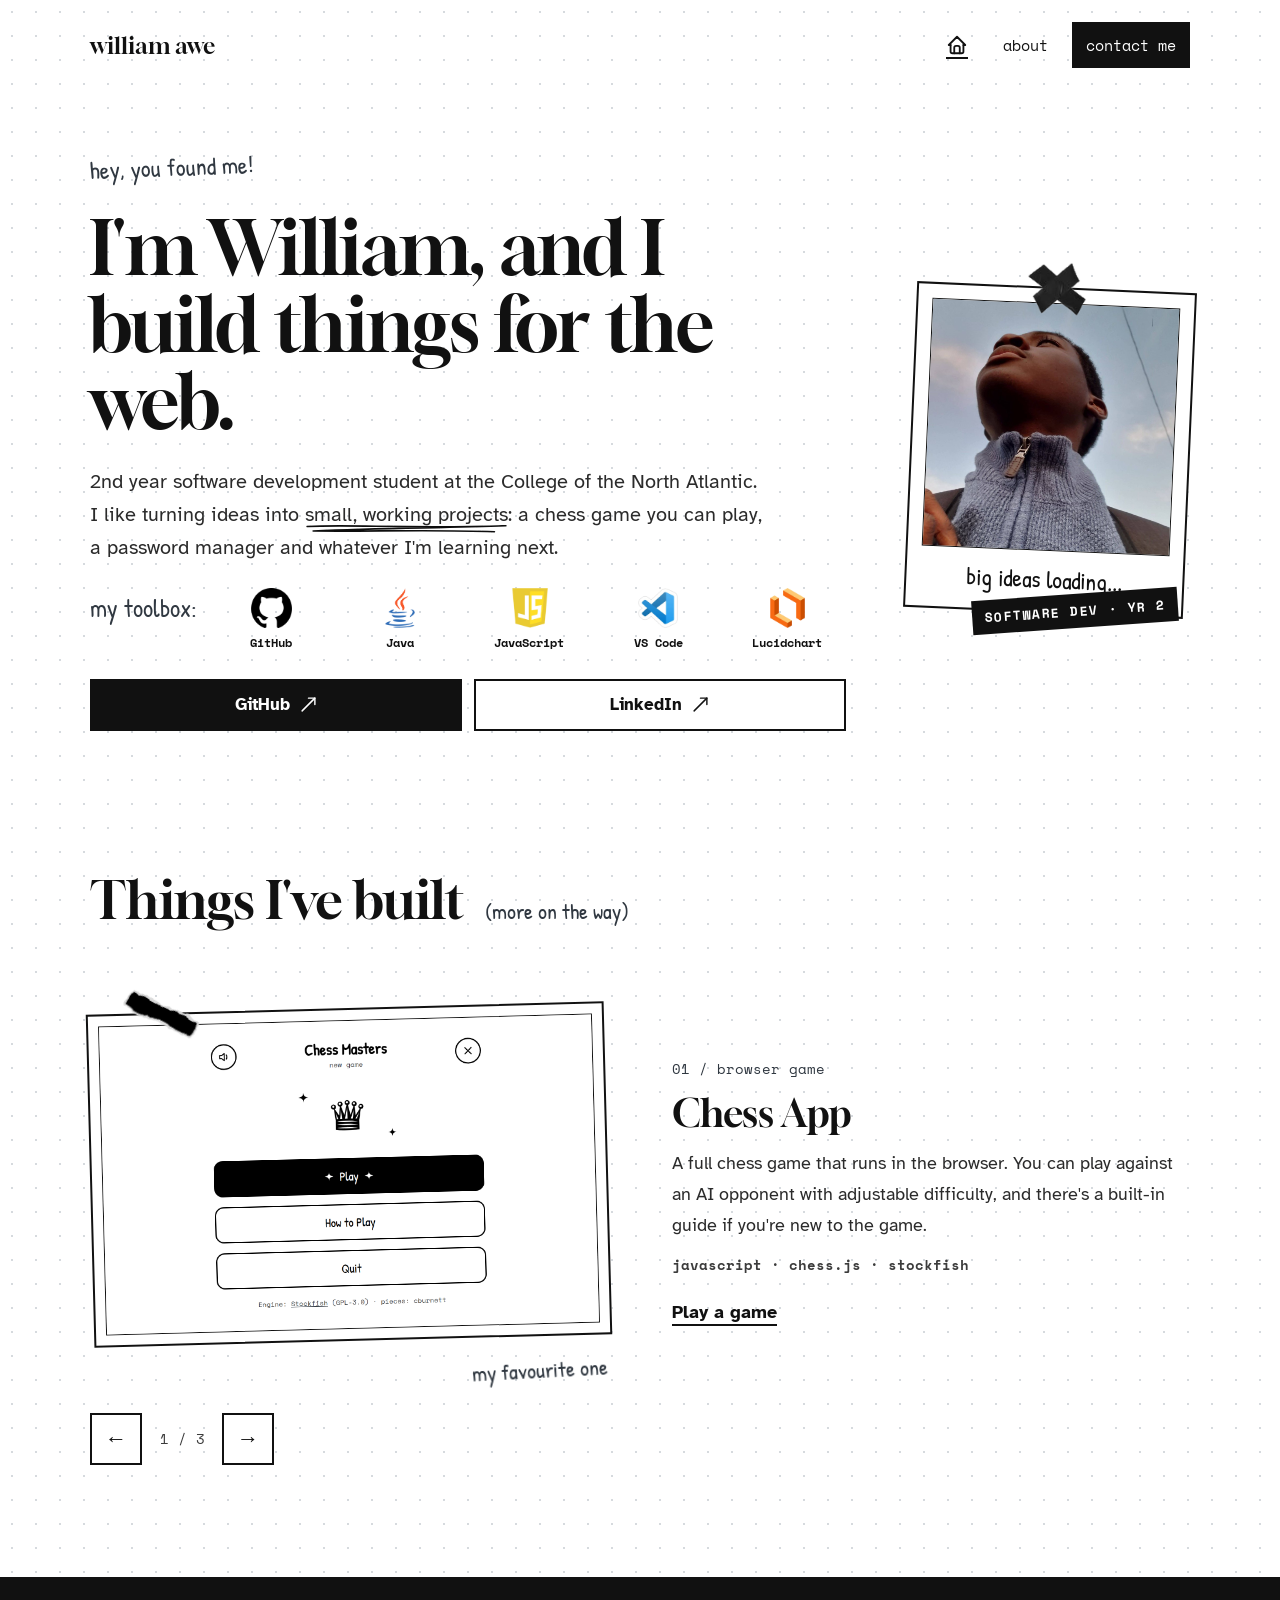
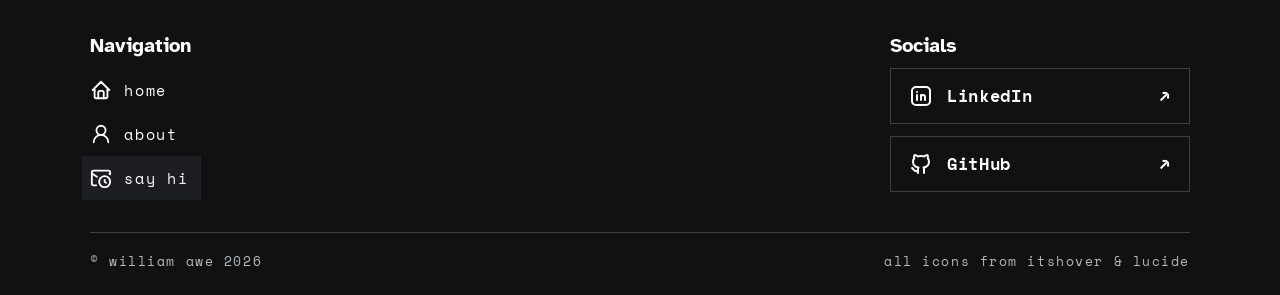
<file: index.html>
<!DOCTYPE html>

<html lang="en">
    <head>
        <meta charset="utf-8">
        <meta name="viewport" content="width=device-width, initial-scale=1.0">
        <title>William Awe</title>
        <meta name="description" content="I&#x27;m William, a software development student who learns by building. Come see what I&#x27;ve made so far.">
        <meta property="og:type" content="website">
        <meta property="og:site_name" content="William Awe">
        <meta property="og:title" content="William Awe">
        <meta property="og:description" content="I&#x27;m William, a software development student who learns by building. Come see what I&#x27;ve made so far.">
        <meta property="og:url" content="https://william-awe-portfolio.vercel.app/">
        <meta property="og:image" content="https://william-awe-portfolio.vercel.app/images/preview.png">
        <meta property="og:image:width" content="1200">
        <meta property="og:image:height" content="630">
        <meta property="og:image:alt" content="William Awe: I build small, working projects for the web.">
        <meta name="twitter:card" content="summary_large_image">
        <link rel="stylesheet" href="css/styles.css">
        <link rel="icon" href="images/icons/favicon.png">
        <link rel="apple-touch-icon" href="images/icons/apple-touch-icon.png">
        <link rel="preconnect" href="https://fonts.googleapis.com">
        <link rel="preconnect" href="https://fonts.gstatic.com" crossorigin>
        <link href="https://fonts.googleapis.com/css2?family=Gloock&family=Atkinson+Hyperlegible:ital,wght@0,400;0,700;1,400&family=Patrick+Hand&family=Space+Mono:wght@400;700&display=swap" rel="stylesheet">
    </head>
    <body>
        <header>
            <a class="logo" href="index.html">william awe</a>
            <button class="nav-toggle" type="button" aria-label="Menu" aria-expanded="false" aria-controls="site-nav"><svg xmlns="http://www.w3.org/2000/svg" width="24" height="24" viewBox="0 0 24 24" fill="none" stroke="currentColor" stroke-width="2" stroke-linecap="round" aria-hidden="true"><path d="M4 7h16"/><path d="M4 12h16"/><path d="M4 17h16"/></svg></button>
            <nav class="nav-bar" id="site-nav" aria-label="Main">
                <a class="nav-home icon-home" href="index.html" aria-label="Home" aria-current="page"><svg class="icon" xmlns="http://www.w3.org/2000/svg" width="22" height="22" viewBox="0 0 24 24" fill="none" stroke="currentColor" stroke-width="2" stroke-linecap="round" stroke-linejoin="round" aria-hidden="true"><path class="roof" d="M5 12l-2 0l9 -9l9 9l-2 0"/><path class="house" d="M5 12v7a2 2 0 0 0 2 2h10a2 2 0 0 0 2 -2v-7"/><path class="door" d="M9 21v-6a2 2 0 0 1 2 -2h2a2 2 0 0 1 2 2v6"/></svg><span class="nav-extra">home</span></a>
                <a class="icon-user" href="about_me.html"><svg class="icon nav-icon-copy" xmlns="http://www.w3.org/2000/svg" width="22" height="22" viewBox="0 0 24 24" fill="none" stroke="currentColor" stroke-width="2" stroke-linecap="round" stroke-linejoin="round" aria-hidden="true"><circle class="head" cx="12" cy="8" r="5"/><path d="M20 21a8 8 0 0 0-16 0"/></svg><span>about<span class="nav-extra"> me</span></span></a>
                <a class="icon-book" href="articles.html" hidden><svg class="icon nav-icon-copy" xmlns="http://www.w3.org/2000/svg" width="22" height="22" viewBox="0 0 48 48" fill="none" stroke="currentColor" stroke-width="4" stroke-miterlimit="10" stroke-linecap="square" aria-hidden="true"><path d="M24 40.5V41L24 10V10.5"/><path d="M24 41C31.0005 36.9995 37.9995 36.9995 45 41V10.0003C37.9995 5.99989 31.0005 5.99989 24 10.0003C16.9995 5.99989 10.0005 5.99989 3 10.0003V41C10.0005 36.9995 16.9995 36.9995 24 41Z"/><path class="book-line book-line-1" pathLength="1" d="M30 16.5C32.8362 15.1345 36.5662 15.06 39.5 16.2763"/><path class="book-line book-line-2" pathLength="1" d="M30 23.5832C32.8362 22.2178 36.5662 22.1432 39.5 23.3596"/><path class="book-line book-line-3" pathLength="1" d="M30 30.6665C32.8362 29.301 36.5662 29.2265 39.5 30.4428"/></svg><span>written works</span></a>
                <a class="nav-contact icon-mail" href="mailto:william.awe06@ed.cna.nl.ca" data-contact><svg class="icon nav-icon-copy" xmlns="http://www.w3.org/2000/svg" width="22" height="22" viewBox="0 0 24 24" fill="none" stroke="currentColor" stroke-width="2" stroke-linecap="round" stroke-linejoin="round" aria-hidden="true"><path class="hand" d="M16 14v2.2l1.6 1"/><path d="m22 7-.759.484"/><path d="M6.835 20H4a2 2 0 01-2-2V6a2 2 0 012-2h16a2 2 0 012 2v2"/><path d="M7.605 10.567 2 7"/><circle cx="16" cy="16" r="6"/></svg><span>contact me</span></a>
            </nav>
        </header>
        <main>
            <section class="hero">
                <div class="hero-text">
                    <p class="note note-tilt">hey, you found me!</p>
                    <h1>I'm William, and I build things for the web.</h1>
                    <p class="hero-lead">2nd year software development student at the College of the North Atlantic. I like turning ideas into <span class="highlight">small, working projects</span>: a chess game you can play, a password manager and whatever I'm learning next.</p>
                    <div class="toolbox">
                        <span class="toolbox-label">my toolbox:</span>
                        <ul class="toolbox-list">
                            <li class="toolbox-item"><img src="images/skills/github.png" alt="" width="224" height="216"><span>GitHub</span></li>
                            <li class="toolbox-item"><img src="images/skills/java.png" alt="" width="162" height="216"><span>Java</span></li>
                            <li class="toolbox-item"><img src="images/skills/javascript.png" alt="" width="197" height="216"><span>JavaScript</span></li>
                            <li class="toolbox-item"><img src="images/skills/vs-code.png" alt="" width="217" height="216"><span>VS Code</span></li>
                            <li class="toolbox-item"><img src="images/skills/lucidchart.png" alt="" width="189" height="216"><span>Lucidchart</span></li>
                        </ul>
                    </div>
                    <div class="hero-buttons">
                        <a class="btn btn-dark" href="https://github.com/william-ay"><span class="btn-shake">GitHub<svg class="btn-arrow" xmlns="http://www.w3.org/2000/svg" width="24" height="24" viewBox="0 0 24 24" fill="none" stroke="currentColor" stroke-width="2" stroke-linecap="round" stroke-linejoin="round" aria-hidden="true"><path d="M3 21L21 3"/><path d="M12 3h9v9"/></svg></span></a>
                        <a class="btn btn-light" href="https://www.linkedin.com/in/williamawe/"><span class="btn-shake">LinkedIn<svg class="btn-arrow" xmlns="http://www.w3.org/2000/svg" width="24" height="24" viewBox="0 0 24 24" fill="none" stroke="currentColor" stroke-width="2" stroke-linecap="round" stroke-linejoin="round" aria-hidden="true"><path d="M3 21L21 3"/><path d="M12 3h9v9"/></svg></span></a>
                    </div>
                </div>
                <div class="hero-photo">
                    <div class="photo-stack">
                        <figure class="polaroid">
                            <div class="tape polaroid-tape" aria-hidden="true"></div>
                            <img src="images/william.jpg" alt="Photo of William" width="460" height="460">
                            <figcaption>big ideas loading...</figcaption>
                        </figure>
                        <p class="sticker">software dev · yr 2</p>
                    </div>
                </div>
            </section>

            <section class="projects">
                <div class="section-head">
                    <h2>Things I've built</h2>
                    <p class="note-small">(more on the way)</p>
                </div>

                <div class="project-carousel">
                    <div class="project-viewport">
                        <div class="project-track">
                            <article class="project">
                                <div class="project-col">
                                    <div class="shot shot-chess">
                                        <div class="tape tape-chess" aria-hidden="true"></div>
                                        <img src="images/proj-images/chess-menu.png" alt="Chess app start menu" width="2000" height="1000">
                                    </div>
                                    <p class="note-small note-favourite">my favourite one</p>
                                </div>
                                <div class="project-info">
                                    <p class="kicker">01 / browser game</p>
                                    <h3>Chess App</h3>
                                    <p class="project-desc">A full chess game that runs in the browser. You can play against an AI opponent with adjustable difficulty, and there's a built-in guide if you're new to the game.</p>
                                    <p class="stack">javascript · chess.js · stockfish</p>
                                    <button class="project-link" type="button" data-modal="modal-chess">Play a game</button>
                                </div>
                            </article>

                            <article class="project project-reverse">
                                <div class="project-info">
                                    <p class="kicker">02 / desktop tool</p>
                                    <h3>Password Manager</h3>
                                    <p class="project-desc">A GUI password manager I built for my first-year Intro to Python final project.</p>
                                    <p class="stack">python</p>
                                    <a class="project-link" href="https://github.com/william-ay/password-manager-python">Read the code</a>
                                </div>
                                <div class="shot shot-password">
                                    <div class="tape tape-password" aria-hidden="true"></div>
                                    <img src="images/proj-images/password_manager.jpg" alt="Password manager" width="1600" height="906">
                                </div>
                            </article>

                            <article class="project">
                                <div class="shot shot-smarthome">
                                    <div class="tape tape-smarthome" aria-hidden="true"></div>
                                    <img src="images/proj-images/smarthome-crop.jpg" alt="Smart home activity diagram" width="1280" height="800">
                                </div>
                                <div class="project-info">
                                    <p class="kicker">03 / systems analysis</p>
                                    <h3>Smart Home Activity Diagram</h3>
                                    <p class="project-desc">A UML activity diagram mapping how a smart home system responds to people and to automated triggers, from the first input to the device's response.</p>
                                    <p class="stack">uml · system design</p>
                                    <a class="project-link" href="docs/smart-home-activity-diagram.pdf">See the diagram</a>
                                </div>
                            </article>
                        </div>
                    </div>
                    <div class="project-controls">
                        <button class="project-arrow project-prev" type="button" aria-label="Previous project">&#8592;</button>
                        <p class="project-count">1 / 3</p>
                        <button class="project-arrow project-next" type="button" aria-label="Next project">&#8594;</button>
                    </div>
                </div>
            </section>

            <section class="writing" hidden>
                <div class="section-head">
                    <h2>Pieces I wrote</h2>
                </div>
                <div class="notes-box">
                    <a class="note-row" href="articles/multisig-wallets.html">
                        <p class="note-date">jun 28, 2026</p>
                        <div class="note-body">
                            <div class="note-picture" aria-hidden="true"></div>
                            <h3>What is a multisig wallet?</h3>
                            <p>A crypto wallet that needs more than one key to approve a transaction, and why teams and treasuries rely on it.</p>
                            <span class="read-more">read more</span>
                        </div>
                    </a>
                    <a class="note-row" href="articles/connecting-a-domain.html">
                        <p class="note-date">jun 3, 2026</p>
                        <div class="note-body">
                            <div class="note-picture" aria-hidden="true"></div>
                            <h3>How to connect a domain to your website</h3>
                            <p>From buying a domain to editing DNS records, the full path to getting your site on your own name.</p>
                            <span class="read-more">read more</span>
                        </div>
                    </a>
                    <a class="note-row" href="articles/var-let-const.html">
                        <p class="note-date">may 12, 2026</p>
                        <div class="note-body">
                            <div class="note-picture" aria-hidden="true"></div>
                            <h3>The difference between var, let, and const</h3>
                            <p>How JavaScript's three declaration keywords differ in scope, hoisting, and reassignment.</p>
                            <span class="read-more">read more</span>
                        </div>
                    </a>
                    <a class="all-articles" href="articles.html">view all written works</a>
                </div>
            </section>
        </main>

        <div class="modal" id="modal-chess">
            <div class="modal-box modal-box-chess">
                <div id="chess-root"></div>
            </div>
        </div>

        <footer id="contact">
            <div class="footer-inner">
                <div class="footer-columns">
                    <nav class="footer-pages" aria-labelledby="footer-nav-title">
                        <h2 class="footer-heading" id="footer-nav-title">Navigation</h2>
                        <ul class="footer-list">
                            <li><a class="icon-home" href="index.html"><svg class="icon" xmlns="http://www.w3.org/2000/svg" width="22" height="22" viewBox="0 0 24 24" fill="none" stroke="currentColor" stroke-width="2" stroke-linecap="round" stroke-linejoin="round" aria-hidden="true"><path class="roof" d="M5 12l-2 0l9 -9l9 9l-2 0"/><path class="house" d="M5 12v7a2 2 0 0 0 2 2h10a2 2 0 0 0 2 -2v-7"/><path class="door" d="M9 21v-6a2 2 0 0 1 2 -2h2a2 2 0 0 1 2 2v6"/></svg><span>home</span></a></li>
                            <li><a class="icon-user" href="about_me.html"><svg class="icon" xmlns="http://www.w3.org/2000/svg" width="22" height="22" viewBox="0 0 24 24" fill="none" stroke="currentColor" stroke-width="2" stroke-linecap="round" stroke-linejoin="round" aria-hidden="true"><circle class="head" cx="12" cy="8" r="5"/><path d="M20 21a8 8 0 0 0-16 0"/></svg><span>about</span></a></li>
                            <li hidden><a class="icon-book" href="articles.html"><svg class="icon" xmlns="http://www.w3.org/2000/svg" width="22" height="22" viewBox="0 0 48 48" fill="none" stroke="currentColor" stroke-width="4" stroke-miterlimit="10" stroke-linecap="square" aria-hidden="true"><path d="M24 40.5V41L24 10V10.5"/><path d="M24 41C31.0005 36.9995 37.9995 36.9995 45 41V10.0003C37.9995 5.99989 31.0005 5.99989 24 10.0003C16.9995 5.99989 10.0005 5.99989 3 10.0003V41C10.0005 36.9995 16.9995 36.9995 24 41Z"/><path class="book-line book-line-1" pathLength="1" d="M30 16.5C32.8362 15.1345 36.5662 15.06 39.5 16.2763"/><path class="book-line book-line-2" pathLength="1" d="M30 23.5832C32.8362 22.2178 36.5662 22.1432 39.5 23.3596"/><path class="book-line book-line-3" pathLength="1" d="M30 30.6665C32.8362 29.301 36.5662 29.2265 39.5 30.4428"/></svg><span>written works</span></a></li>
                            <li><a class="icon-mail footer-say-hi" href="mailto:william.awe06@ed.cna.nl.ca" data-contact><svg class="icon" xmlns="http://www.w3.org/2000/svg" width="22" height="22" viewBox="0 0 24 24" fill="none" stroke="currentColor" stroke-width="2" stroke-linecap="round" stroke-linejoin="round" aria-hidden="true"><path class="hand" d="M16 14v2.2l1.6 1"/><path d="m22 7-.759.484"/><path d="M6.835 20H4a2 2 0 01-2-2V6a2 2 0 012-2h16a2 2 0 012 2v2"/><path d="M7.605 10.567 2 7"/><circle cx="16" cy="16" r="6"/></svg><span>say hi</span></a></li>
                        </ul>
                    </nav>
                    <div class="footer-socials">
                        <h2 class="footer-heading">Socials</h2>
                        <ul class="footer-list">
                            <li><a class="social icon-linkedin" href="https://www.linkedin.com/in/williamawe/"><svg class="icon" xmlns="http://www.w3.org/2000/svg" width="24" height="24" viewBox="0 0 24 24" fill="none" stroke="currentColor" stroke-width="2" stroke-linecap="round" stroke-linejoin="round" aria-hidden="true"><path class="lines" pathLength="1" d="M8 11v5"/><path class="lines" pathLength="1" d="M8 8v.01"/><path class="lines" pathLength="1" d="M12 16v-5"/><path class="lines" pathLength="1" d="M16 16v-3a2 2 0 1 0 -4 0"/><path class="border" d="M3 7a4 4 0 0 1 4 -4h10a4 4 0 0 1 4 4v10a4 4 0 0 1 -4 4h-10a4 4 0 0 1 -4 -4z"/></svg><span>LinkedIn</span><span class="social-arrow" aria-hidden="true">&#8599;</span></a></li>
                            <li><a class="social icon-github" href="https://github.com/william-ay"><svg class="icon" xmlns="http://www.w3.org/2000/svg" width="24" height="24" viewBox="0 0 24 24" fill="none" stroke="currentColor" stroke-width="2" stroke-linecap="round" stroke-linejoin="round" aria-hidden="true"><g class="github-shape"><path d="M9 19c-4.3 1.4 -4.3 -2.5 -6 -3m12 5v-3.5c0 -1 .1 -1.4 -.5 -2c2.8 -.3 5.5 -1.4 5.5 -6a4.6 4.6 0 0 0 -1.3 -3.2a4.2 4.2 0 0 0 -.1 -3.2s-1.1 -.3 -3.5 1.3a12.3 12.3 0 0 0 -6.2 0c-2.4 -1.6 -3.5 -1.3 -3.5 -1.3a4.2 4.2 0 0 0 -.1 3.2a4.6 4.6 0 0 0 -1.3 3.2c0 4.6 2.7 5.7 5.5 6c-.6 .6 -.6 1.2 -.5 2v3.5"/></g></svg><span>GitHub</span><span class="social-arrow" aria-hidden="true">&#8599;</span></a></li>
                        </ul>
                    </div>
                </div>
                <div class="footer-bottom">
                    <p>© william awe 2026</p>
                    <p>all icons from itshover &amp; lucide</p>
                </div>
            </div>
        </footer>
        <dialog class="contact-dialog" id="contact-dialog" aria-labelledby="contact-title">
            <button class="contact-close" type="button" aria-label="Close">&times;</button>
            <h2 class="contact-title" id="contact-title">Send me a message</h2>
            <form class="contact-form" id="contact-form">
                <label for="contact-subject">Subject <span aria-hidden="true">*</span></label>
                <input id="contact-subject" name="subject" type="text" pattern=".*\S.*" title="Enter a subject for your message" required autofocus>
                <label for="contact-body">Body <span aria-hidden="true">*</span></label>
                <textarea id="contact-body" name="body" rows="4" title="Write your message, at least 10 characters" required></textarea>
                <button class="contact-send" type="submit">OPEN IN EMAIL</button>
            </form>
            <div class="contact-socials">
                <a class="icon-linkedin" href="https://www.linkedin.com/in/williamawe/" aria-label="LinkedIn"><svg class="icon" xmlns="http://www.w3.org/2000/svg" width="24" height="24" viewBox="0 0 24 24" fill="none" stroke="currentColor" stroke-width="2" stroke-linecap="round" stroke-linejoin="round" aria-hidden="true"><path class="lines" pathLength="1" d="M8 11v5"/><path class="lines" pathLength="1" d="M8 8v.01"/><path class="lines" pathLength="1" d="M12 16v-5"/><path class="lines" pathLength="1" d="M16 16v-3a2 2 0 1 0 -4 0"/><path class="border" d="M3 7a4 4 0 0 1 4 -4h10a4 4 0 0 1 4 4v10a4 4 0 0 1 -4 4h-10a4 4 0 0 1 -4 -4z"/></svg></a>
                <a class="icon-github" href="https://github.com/william-ay" aria-label="GitHub"><svg class="icon" xmlns="http://www.w3.org/2000/svg" width="24" height="24" viewBox="0 0 24 24" fill="none" stroke="currentColor" stroke-width="2" stroke-linecap="round" stroke-linejoin="round" aria-hidden="true"><g class="github-shape"><path d="M9 19c-4.3 1.4 -4.3 -2.5 -6 -3m12 5v-3.5c0 -1 .1 -1.4 -.5 -2c2.8 -.3 5.5 -1.4 5.5 -6a4.6 4.6 0 0 0 -1.3 -3.2a4.2 4.2 0 0 0 -.1 -3.2s-1.1 -.3 -3.5 1.3a12.3 12.3 0 0 0 -6.2 0c-2.4 -1.6 -3.5 -1.3 -3.5 -1.3a4.2 4.2 0 0 0 -.1 3.2a4.6 4.6 0 0 0 -1.3 3.2c0 4.6 2.7 5.7 5.5 6c-.6 .6 -.6 1.2 -.5 2v3.5"/></g></svg></a>
            </div>
        </dialog>
        <script src="js/index.js"></script>
        <script type="module" src="js/chess-app.js"></script>
        <script src="js/nav.js"></script>
        <script src="js/contact.js"></script>
    </body>
</html>
</file>
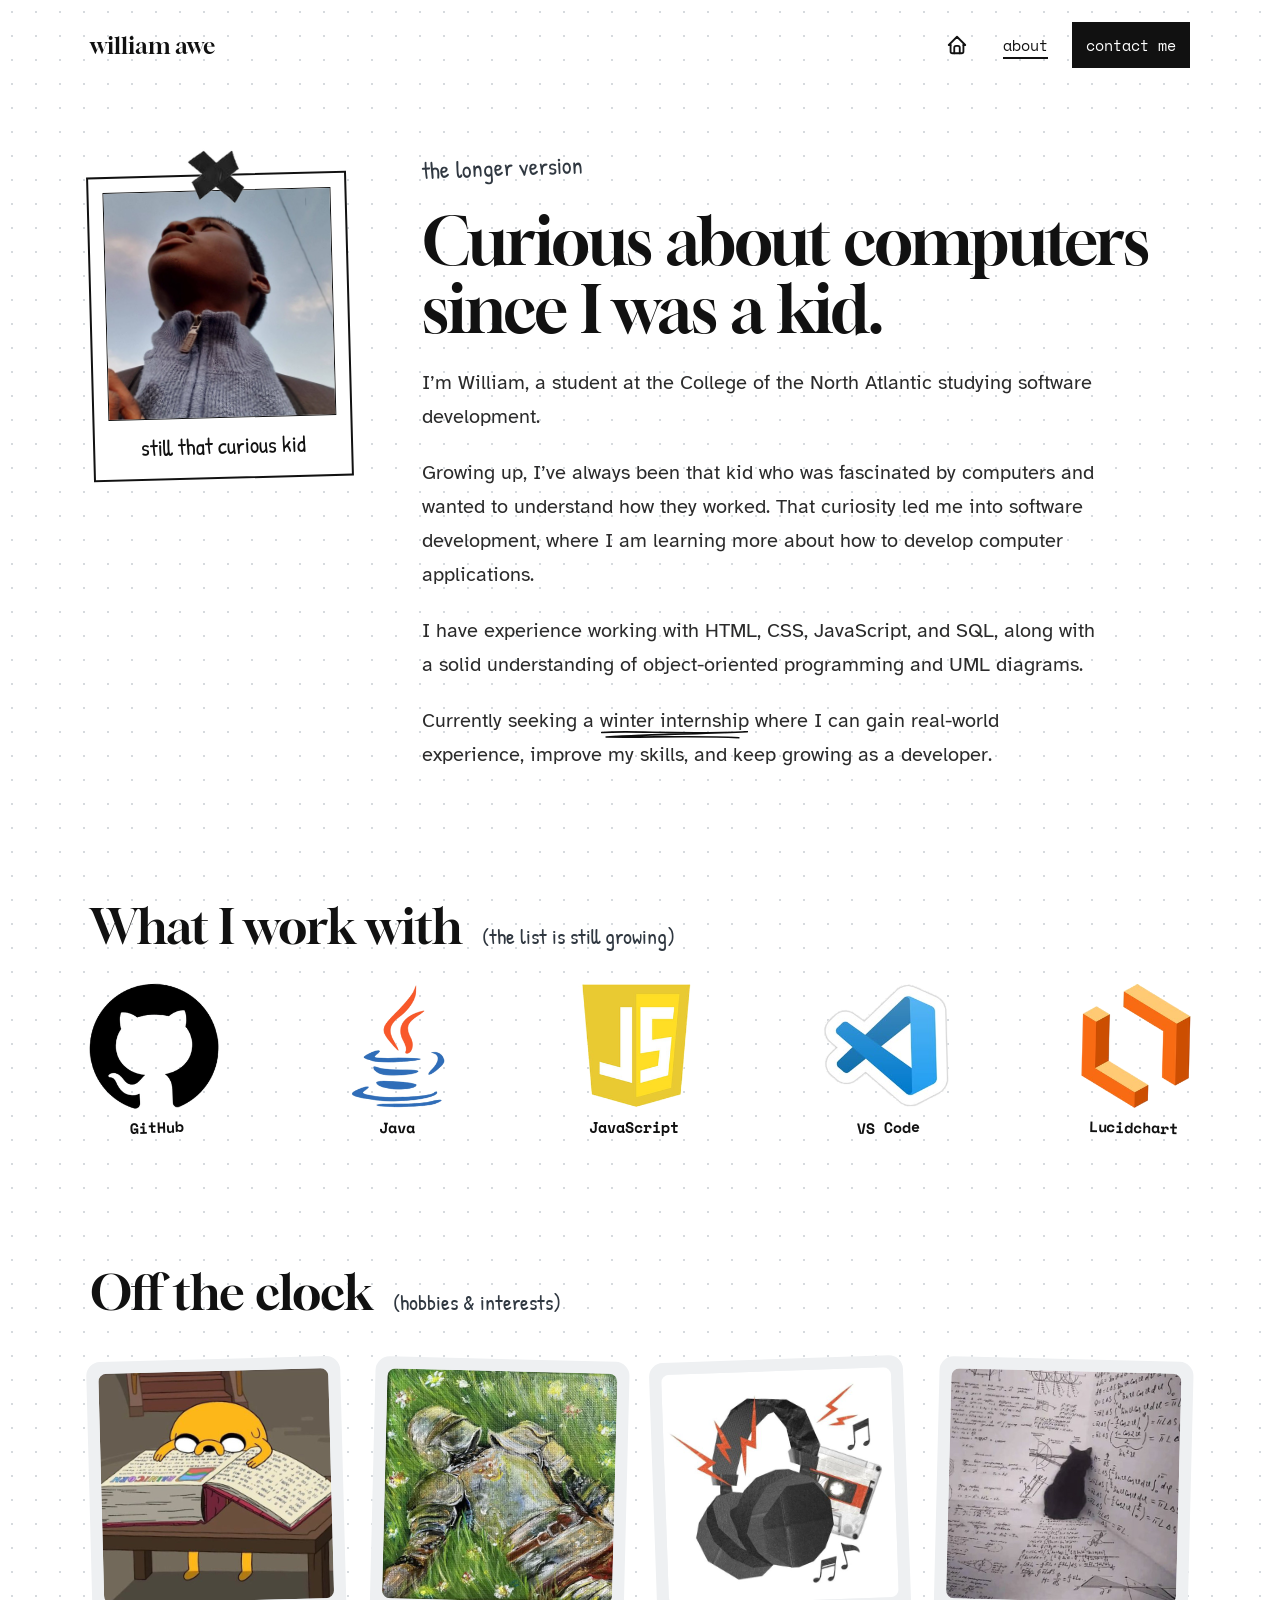
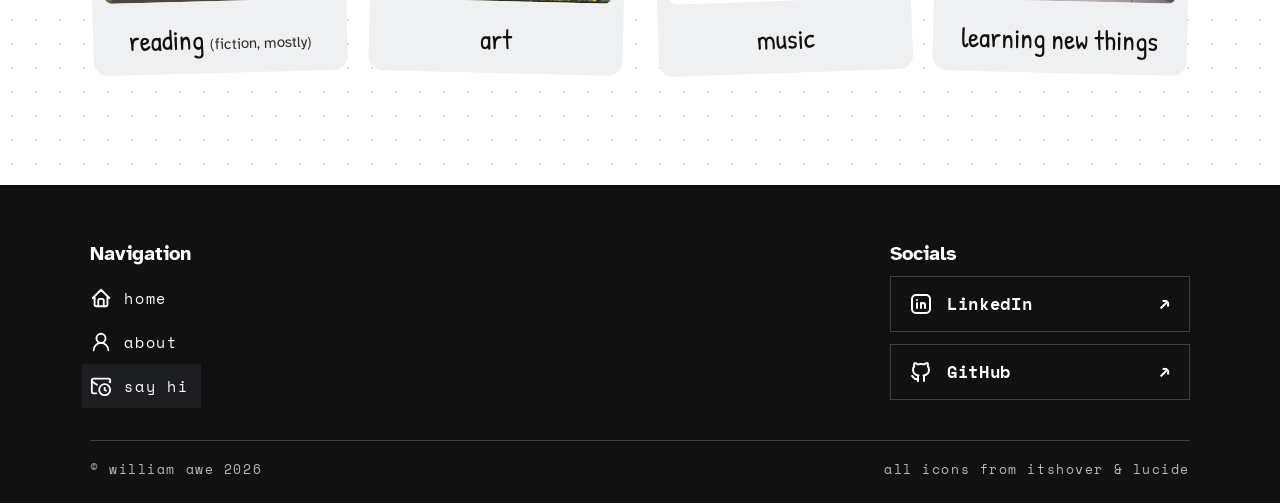
<file: about_me.html>
<!DOCTYPE html>

<html lang="en">
    <head>
        <meta charset="utf-8">
        <meta name="viewport" content="width=device-width, initial-scale=1.0">
        <title>About me</title>
        <meta name="description" content="A bit more about me and what I&#x27;m into.">
        <meta property="og:type" content="website">
        <meta property="og:site_name" content="William Awe">
        <meta property="og:title" content="About me">
        <meta property="og:description" content="A bit more about me and what I&#x27;m into.">
        <meta property="og:url" content="https://william-awe-portfolio.vercel.app/about_me.html">
        <meta property="og:image" content="https://william-awe-portfolio.vercel.app/images/preview.png">
        <meta property="og:image:width" content="1200">
        <meta property="og:image:height" content="630">
        <meta property="og:image:alt" content="William Awe: I build small, working projects for the web.">
        <meta name="twitter:card" content="summary_large_image">
        <link rel="stylesheet" href="css/about_me_styles.css">
        <link rel="icon" href="images/icons/favicon.png">
        <link rel="apple-touch-icon" href="images/icons/apple-touch-icon.png">
        <link rel="preconnect" href="https://fonts.googleapis.com">
        <link rel="preconnect" href="https://fonts.gstatic.com" crossorigin>
        <link href="https://fonts.googleapis.com/css2?family=Gloock&family=Atkinson+Hyperlegible:ital,wght@0,400;0,700;1,400&family=Patrick+Hand&family=Space+Mono:wght@400;700&display=swap" rel="stylesheet">
    </head>
    <body>
        <header>
            <a class="logo" href="index.html">william awe</a>
            <button class="nav-toggle" type="button" aria-label="Menu" aria-expanded="false" aria-controls="site-nav"><svg xmlns="http://www.w3.org/2000/svg" width="24" height="24" viewBox="0 0 24 24" fill="none" stroke="currentColor" stroke-width="2" stroke-linecap="round" aria-hidden="true"><path d="M4 7h16"/><path d="M4 12h16"/><path d="M4 17h16"/></svg></button>
            <nav class="nav-bar" id="site-nav" aria-label="Main">
                <a class="nav-home icon-home" href="index.html" aria-label="Home"><svg class="icon" xmlns="http://www.w3.org/2000/svg" width="22" height="22" viewBox="0 0 24 24" fill="none" stroke="currentColor" stroke-width="2" stroke-linecap="round" stroke-linejoin="round" aria-hidden="true"><path class="roof" d="M5 12l-2 0l9 -9l9 9l-2 0"/><path class="house" d="M5 12v7a2 2 0 0 0 2 2h10a2 2 0 0 0 2 -2v-7"/><path class="door" d="M9 21v-6a2 2 0 0 1 2 -2h2a2 2 0 0 1 2 2v6"/></svg><span class="nav-extra">home</span></a>
                <a class="icon-user" href="about_me.html" aria-current="page"><svg class="icon nav-icon-copy" xmlns="http://www.w3.org/2000/svg" width="22" height="22" viewBox="0 0 24 24" fill="none" stroke="currentColor" stroke-width="2" stroke-linecap="round" stroke-linejoin="round" aria-hidden="true"><circle class="head" cx="12" cy="8" r="5"/><path d="M20 21a8 8 0 0 0-16 0"/></svg><span>about<span class="nav-extra"> me</span></span></a>
                <a class="icon-book" href="articles.html" hidden><svg class="icon nav-icon-copy" xmlns="http://www.w3.org/2000/svg" width="22" height="22" viewBox="0 0 48 48" fill="none" stroke="currentColor" stroke-width="4" stroke-miterlimit="10" stroke-linecap="square" aria-hidden="true"><path d="M24 40.5V41L24 10V10.5"/><path d="M24 41C31.0005 36.9995 37.9995 36.9995 45 41V10.0003C37.9995 5.99989 31.0005 5.99989 24 10.0003C16.9995 5.99989 10.0005 5.99989 3 10.0003V41C10.0005 36.9995 16.9995 36.9995 24 41Z"/><path class="book-line book-line-1" pathLength="1" d="M30 16.5C32.8362 15.1345 36.5662 15.06 39.5 16.2763"/><path class="book-line book-line-2" pathLength="1" d="M30 23.5832C32.8362 22.2178 36.5662 22.1432 39.5 23.3596"/><path class="book-line book-line-3" pathLength="1" d="M30 30.6665C32.8362 29.301 36.5662 29.2265 39.5 30.4428"/></svg><span>written works</span></a>
                <a class="nav-contact icon-mail" href="mailto:william.awe06@ed.cna.nl.ca" data-contact><svg class="icon nav-icon-copy" xmlns="http://www.w3.org/2000/svg" width="22" height="22" viewBox="0 0 24 24" fill="none" stroke="currentColor" stroke-width="2" stroke-linecap="round" stroke-linejoin="round" aria-hidden="true"><path class="hand" d="M16 14v2.2l1.6 1"/><path d="m22 7-.759.484"/><path d="M6.835 20H4a2 2 0 01-2-2V6a2 2 0 012-2h16a2 2 0 012 2v2"/><path d="M7.605 10.567 2 7"/><circle cx="16" cy="16" r="6"/></svg><span>contact me</span></a>
            </nav>
        </header>
        <main>
            <section class="about-intro">
                <div class="about-photo">
                    <figure class="polaroid">
                        <div class="tape about-tape" aria-hidden="true"></div>
                        <img src="images/william.jpg" alt="Photo of William" width="460" height="460">
                        <figcaption>still that curious kid</figcaption>
                    </figure>
                </div>
                <div class="about-text">
                    <p class="note note-tilt">the longer version</p>
                    <h1>Curious about computers since I was a kid.</h1>
                    <p class="about-para">I’m William, a student at the College of the North Atlantic studying software development.</p>
                    <p class="about-para">Growing up, I’ve always been that kid who was fascinated by computers and wanted to understand how they worked. That curiosity led me into software development, where I am learning more about how to develop computer applications.</p>
                    <p class="about-para">I have experience working with HTML, CSS, JavaScript, and SQL, along with a solid understanding of object-oriented programming and UML diagrams.</p>
                    <p class="about-para">Currently seeking a <span class="highlight">winter internship</span> where I can gain real-world experience, improve my skills, and keep growing as a developer.</p>
                </div>
            </section>

            <section class="work-with">
                <div class="section-head">
                    <h2>What I work with</h2>
                    <p class="note-small">(the list is still growing)</p>
                </div>
                <ul class="skills">
                    <li class="skill tilt-small"><img src="images/skills/github.png" alt="" width="224" height="216"><span class="skill-name">GitHub</span></li>
                    <li class="skill tilt-pos"><img src="images/skills/java.png" alt="" width="162" height="216"><span class="skill-name">Java</span></li>
                    <li class="skill"><img src="images/skills/javascript.png" alt="" width="197" height="216"><span class="skill-name">JavaScript</span></li>
                    <li class="skill tilt-neg"><img src="images/skills/vs-code.png" alt="" width="217" height="216"><span class="skill-name">VS Code</span></li>
                    <li class="skill tilt-pos"><img src="images/skills/lucidchart.png" alt="" width="189" height="216"><span class="skill-name">Lucidchart</span></li>
                </ul>
            </section>

            <section class="off-clock">
                <div class="section-head">
                    <h2>Off the clock</h2>
                    <p class="note-small">(hobbies &amp; interests)</p>
                </div>
                <div class="cards">
                    <div class="card tilt-neg">
                        <img src="images/hobbies/reading.jpg" alt="Cartoon dog reading a huge book" width="560" height="560">
                        <h3>reading <span class="card-note">(fiction, mostly)</span></h3>
                    </div>
                    <div class="card tilt-pos">
                        <img src="images/hobbies/art.jpg" alt="Painting of a suit of armour lying in the grass" width="560" height="560">
                        <h3>art</h3>
                    </div>
                    <div class="card tilt-small">
                        <img src="images/hobbies/music.jpg" alt="Headphones and a cassette tape" width="560" height="560">
                        <h3>music</h3>
                    </div>
                    <div class="card tilt-pos">
                        <img src="images/hobbies/learning.jpg" alt="Cat facing a wall covered in maths" width="560" height="560">
                        <h3>learning new things</h3>
                    </div>
                </div>
            </section>
        </main>

        <footer id="contact">
            <div class="footer-inner">
                <div class="footer-columns">
                    <nav class="footer-pages" aria-labelledby="footer-nav-title">
                        <h2 class="footer-heading" id="footer-nav-title">Navigation</h2>
                        <ul class="footer-list">
                            <li><a class="icon-home" href="index.html"><svg class="icon" xmlns="http://www.w3.org/2000/svg" width="22" height="22" viewBox="0 0 24 24" fill="none" stroke="currentColor" stroke-width="2" stroke-linecap="round" stroke-linejoin="round" aria-hidden="true"><path class="roof" d="M5 12l-2 0l9 -9l9 9l-2 0"/><path class="house" d="M5 12v7a2 2 0 0 0 2 2h10a2 2 0 0 0 2 -2v-7"/><path class="door" d="M9 21v-6a2 2 0 0 1 2 -2h2a2 2 0 0 1 2 2v6"/></svg><span>home</span></a></li>
                            <li><a class="icon-user" href="about_me.html"><svg class="icon" xmlns="http://www.w3.org/2000/svg" width="22" height="22" viewBox="0 0 24 24" fill="none" stroke="currentColor" stroke-width="2" stroke-linecap="round" stroke-linejoin="round" aria-hidden="true"><circle class="head" cx="12" cy="8" r="5"/><path d="M20 21a8 8 0 0 0-16 0"/></svg><span>about</span></a></li>
                            <li hidden><a class="icon-book" href="articles.html"><svg class="icon" xmlns="http://www.w3.org/2000/svg" width="22" height="22" viewBox="0 0 48 48" fill="none" stroke="currentColor" stroke-width="4" stroke-miterlimit="10" stroke-linecap="square" aria-hidden="true"><path d="M24 40.5V41L24 10V10.5"/><path d="M24 41C31.0005 36.9995 37.9995 36.9995 45 41V10.0003C37.9995 5.99989 31.0005 5.99989 24 10.0003C16.9995 5.99989 10.0005 5.99989 3 10.0003V41C10.0005 36.9995 16.9995 36.9995 24 41Z"/><path class="book-line book-line-1" pathLength="1" d="M30 16.5C32.8362 15.1345 36.5662 15.06 39.5 16.2763"/><path class="book-line book-line-2" pathLength="1" d="M30 23.5832C32.8362 22.2178 36.5662 22.1432 39.5 23.3596"/><path class="book-line book-line-3" pathLength="1" d="M30 30.6665C32.8362 29.301 36.5662 29.2265 39.5 30.4428"/></svg><span>written works</span></a></li>
                            <li><a class="icon-mail footer-say-hi" href="mailto:william.awe06@ed.cna.nl.ca" data-contact><svg class="icon" xmlns="http://www.w3.org/2000/svg" width="22" height="22" viewBox="0 0 24 24" fill="none" stroke="currentColor" stroke-width="2" stroke-linecap="round" stroke-linejoin="round" aria-hidden="true"><path class="hand" d="M16 14v2.2l1.6 1"/><path d="m22 7-.759.484"/><path d="M6.835 20H4a2 2 0 01-2-2V6a2 2 0 012-2h16a2 2 0 012 2v2"/><path d="M7.605 10.567 2 7"/><circle cx="16" cy="16" r="6"/></svg><span>say hi</span></a></li>
                        </ul>
                    </nav>
                    <div class="footer-socials">
                        <h2 class="footer-heading">Socials</h2>
                        <ul class="footer-list">
                            <li><a class="social icon-linkedin" href="https://www.linkedin.com/in/williamawe/"><svg class="icon" xmlns="http://www.w3.org/2000/svg" width="24" height="24" viewBox="0 0 24 24" fill="none" stroke="currentColor" stroke-width="2" stroke-linecap="round" stroke-linejoin="round" aria-hidden="true"><path class="lines" pathLength="1" d="M8 11v5"/><path class="lines" pathLength="1" d="M8 8v.01"/><path class="lines" pathLength="1" d="M12 16v-5"/><path class="lines" pathLength="1" d="M16 16v-3a2 2 0 1 0 -4 0"/><path class="border" d="M3 7a4 4 0 0 1 4 -4h10a4 4 0 0 1 4 4v10a4 4 0 0 1 -4 4h-10a4 4 0 0 1 -4 -4z"/></svg><span>LinkedIn</span><span class="social-arrow" aria-hidden="true">&#8599;</span></a></li>
                            <li><a class="social icon-github" href="https://github.com/william-ay"><svg class="icon" xmlns="http://www.w3.org/2000/svg" width="24" height="24" viewBox="0 0 24 24" fill="none" stroke="currentColor" stroke-width="2" stroke-linecap="round" stroke-linejoin="round" aria-hidden="true"><g class="github-shape"><path d="M9 19c-4.3 1.4 -4.3 -2.5 -6 -3m12 5v-3.5c0 -1 .1 -1.4 -.5 -2c2.8 -.3 5.5 -1.4 5.5 -6a4.6 4.6 0 0 0 -1.3 -3.2a4.2 4.2 0 0 0 -.1 -3.2s-1.1 -.3 -3.5 1.3a12.3 12.3 0 0 0 -6.2 0c-2.4 -1.6 -3.5 -1.3 -3.5 -1.3a4.2 4.2 0 0 0 -.1 3.2a4.6 4.6 0 0 0 -1.3 3.2c0 4.6 2.7 5.7 5.5 6c-.6 .6 -.6 1.2 -.5 2v3.5"/></g></svg><span>GitHub</span><span class="social-arrow" aria-hidden="true">&#8599;</span></a></li>
                        </ul>
                    </div>
                </div>
                <div class="footer-bottom">
                    <p>© william awe 2026</p>
                    <p>all icons from itshover &amp; lucide</p>
                </div>
            </div>
        </footer>
        <dialog class="contact-dialog" id="contact-dialog" aria-labelledby="contact-title">
            <button class="contact-close" type="button" aria-label="Close">&times;</button>
            <h2 class="contact-title" id="contact-title">Send me a message</h2>
            <form class="contact-form" id="contact-form">
                <label for="contact-subject">Subject <span aria-hidden="true">*</span></label>
                <input id="contact-subject" name="subject" type="text" pattern=".*\S.*" title="Enter a subject for your message" required autofocus>
                <label for="contact-body">Body <span aria-hidden="true">*</span></label>
                <textarea id="contact-body" name="body" rows="4" title="Write your message, at least 10 characters" required></textarea>
                <button class="contact-send" type="submit">OPEN IN EMAIL</button>
            </form>
            <div class="contact-socials">
                <a class="icon-linkedin" href="https://www.linkedin.com/in/williamawe/" aria-label="LinkedIn"><svg class="icon" xmlns="http://www.w3.org/2000/svg" width="24" height="24" viewBox="0 0 24 24" fill="none" stroke="currentColor" stroke-width="2" stroke-linecap="round" stroke-linejoin="round" aria-hidden="true"><path class="lines" pathLength="1" d="M8 11v5"/><path class="lines" pathLength="1" d="M8 8v.01"/><path class="lines" pathLength="1" d="M12 16v-5"/><path class="lines" pathLength="1" d="M16 16v-3a2 2 0 1 0 -4 0"/><path class="border" d="M3 7a4 4 0 0 1 4 -4h10a4 4 0 0 1 4 4v10a4 4 0 0 1 -4 4h-10a4 4 0 0 1 -4 -4z"/></svg></a>
                <a class="icon-github" href="https://github.com/william-ay" aria-label="GitHub"><svg class="icon" xmlns="http://www.w3.org/2000/svg" width="24" height="24" viewBox="0 0 24 24" fill="none" stroke="currentColor" stroke-width="2" stroke-linecap="round" stroke-linejoin="round" aria-hidden="true"><g class="github-shape"><path d="M9 19c-4.3 1.4 -4.3 -2.5 -6 -3m12 5v-3.5c0 -1 .1 -1.4 -.5 -2c2.8 -.3 5.5 -1.4 5.5 -6a4.6 4.6 0 0 0 -1.3 -3.2a4.2 4.2 0 0 0 -.1 -3.2s-1.1 -.3 -3.5 1.3a12.3 12.3 0 0 0 -6.2 0c-2.4 -1.6 -3.5 -1.3 -3.5 -1.3a4.2 4.2 0 0 0 -.1 3.2a4.6 4.6 0 0 0 -1.3 3.2c0 4.6 2.7 5.7 5.5 6c-.6 .6 -.6 1.2 -.5 2v3.5"/></g></svg></a>
            </div>
        </dialog>
        <script src="js/nav.js"></script>
        <script src="js/contact.js"></script>
    </body>
</html>
</file>
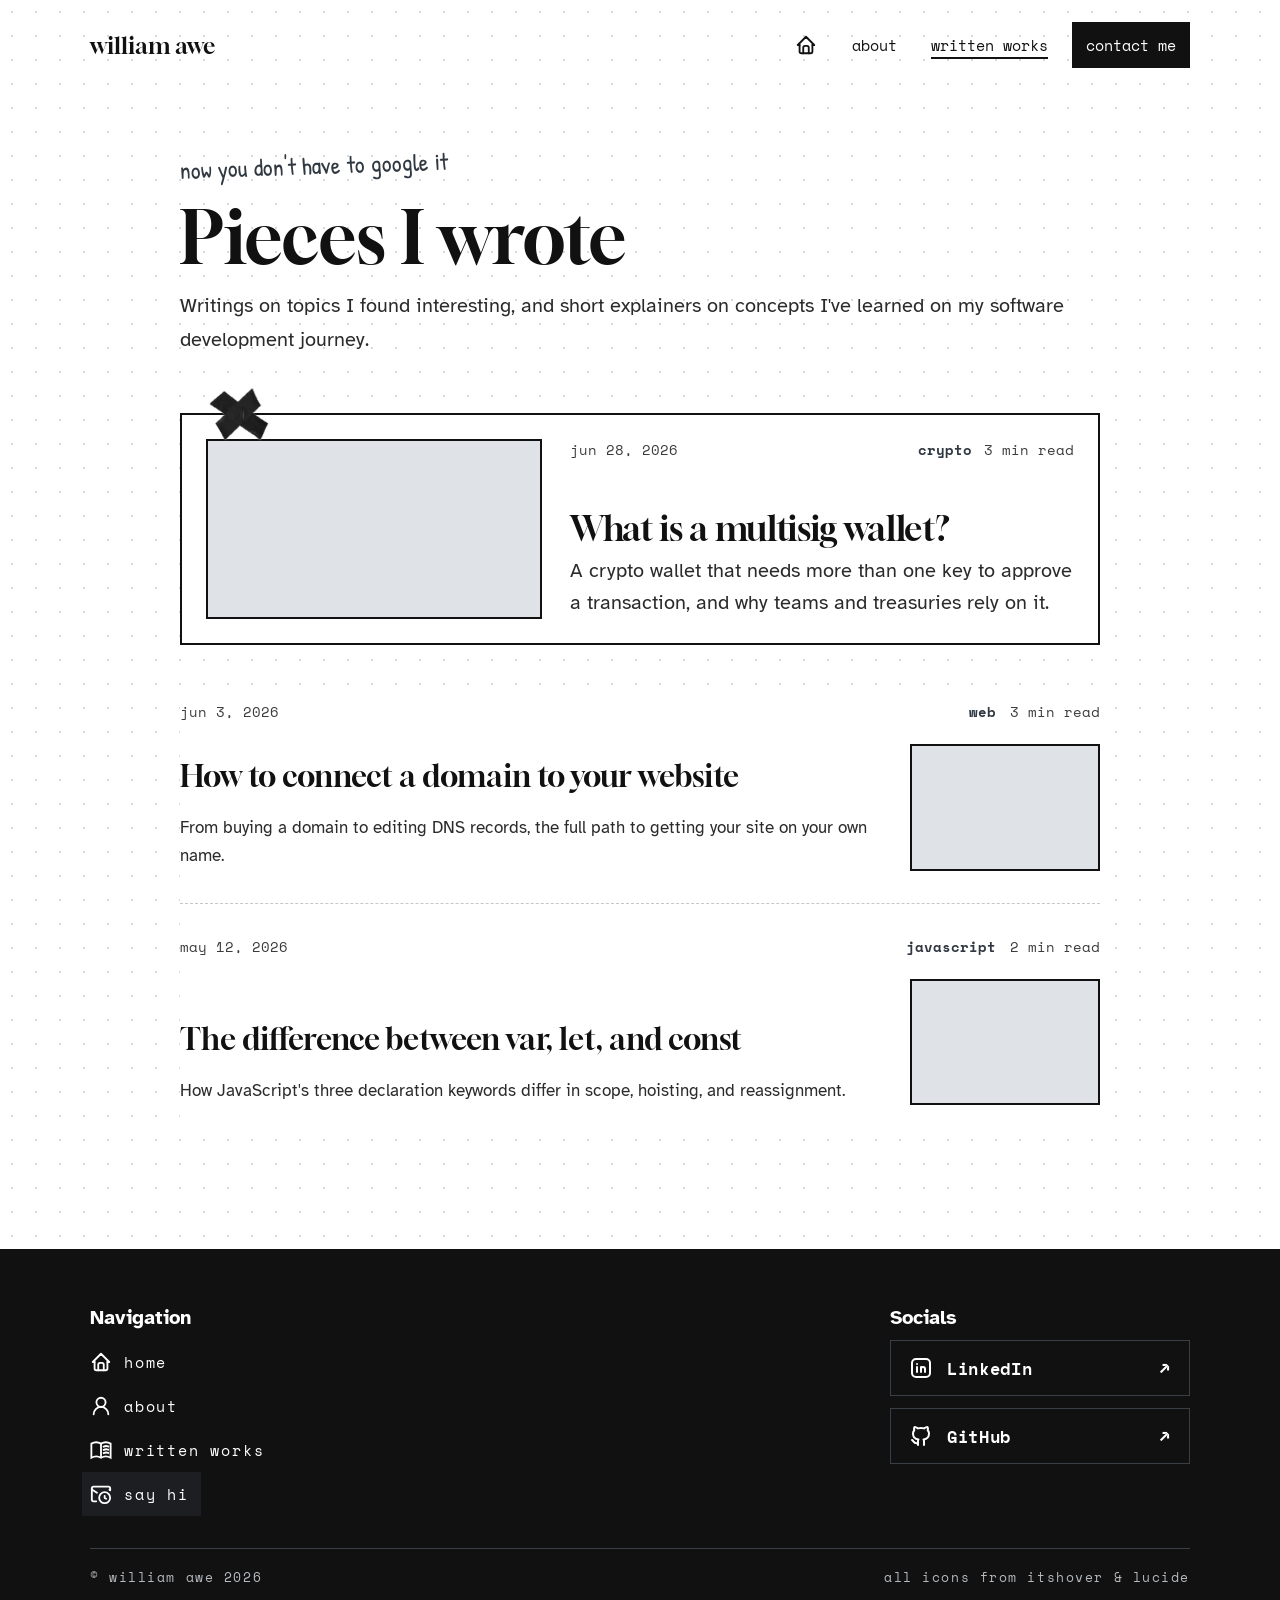
<file: articles.html>
<!DOCTYPE html>

<html lang="en">
    <head>
        <meta charset="utf-8">
        <meta name="viewport" content="width=device-width, initial-scale=1.0">
        <title>Written works</title>
        <meta name="description" content="Short explainers from my software development journey.">
        <meta property="og:type" content="website">
        <meta property="og:site_name" content="William Awe">
        <meta property="og:title" content="Written works">
        <meta property="og:description" content="Short explainers from my software development journey.">
        <meta property="og:url" content="https://william-awe-portfolio.vercel.app/articles.html">
        <meta property="og:image" content="https://william-awe-portfolio.vercel.app/images/preview.png">
        <meta property="og:image:width" content="1200">
        <meta property="og:image:height" content="630">
        <meta property="og:image:alt" content="William Awe: I build small, working projects for the web.">
        <meta name="twitter:card" content="summary_large_image">
        <link rel="stylesheet" href="css/articles_styles.css">
        <link rel="icon" href="images/icons/favicon.png">
        <link rel="apple-touch-icon" href="images/icons/apple-touch-icon.png">
        <link rel="preconnect" href="https://fonts.googleapis.com">
        <link rel="preconnect" href="https://fonts.gstatic.com" crossorigin>
        <link href="https://fonts.googleapis.com/css2?family=Gloock&family=Atkinson+Hyperlegible:ital,wght@0,400;0,700;1,400&family=Patrick+Hand&family=Space+Mono:wght@400;700&display=swap" rel="stylesheet">
    </head>
    <body>
        <header>
            <a class="logo" href="index.html">william awe</a>
            <button class="nav-toggle" type="button" aria-label="Menu" aria-expanded="false" aria-controls="site-nav"><svg xmlns="http://www.w3.org/2000/svg" width="24" height="24" viewBox="0 0 24 24" fill="none" stroke="currentColor" stroke-width="2" stroke-linecap="round" aria-hidden="true"><path d="M4 7h16"/><path d="M4 12h16"/><path d="M4 17h16"/></svg></button>
            <nav class="nav-bar" id="site-nav" aria-label="Main">
                <a class="nav-home icon-home" href="index.html" aria-label="Home"><svg class="icon" xmlns="http://www.w3.org/2000/svg" width="22" height="22" viewBox="0 0 24 24" fill="none" stroke="currentColor" stroke-width="2" stroke-linecap="round" stroke-linejoin="round" aria-hidden="true"><path class="roof" d="M5 12l-2 0l9 -9l9 9l-2 0"/><path class="house" d="M5 12v7a2 2 0 0 0 2 2h10a2 2 0 0 0 2 -2v-7"/><path class="door" d="M9 21v-6a2 2 0 0 1 2 -2h2a2 2 0 0 1 2 2v6"/></svg><span class="nav-extra">home</span></a>
                <a class="icon-user" href="about_me.html"><svg class="icon nav-icon-copy" xmlns="http://www.w3.org/2000/svg" width="22" height="22" viewBox="0 0 24 24" fill="none" stroke="currentColor" stroke-width="2" stroke-linecap="round" stroke-linejoin="round" aria-hidden="true"><circle class="head" cx="12" cy="8" r="5"/><path d="M20 21a8 8 0 0 0-16 0"/></svg><span>about<span class="nav-extra"> me</span></span></a>
                <a class="icon-book" href="articles.html" aria-current="page"><svg class="icon nav-icon-copy" xmlns="http://www.w3.org/2000/svg" width="22" height="22" viewBox="0 0 48 48" fill="none" stroke="currentColor" stroke-width="4" stroke-miterlimit="10" stroke-linecap="square" aria-hidden="true"><path d="M24 40.5V41L24 10V10.5"/><path d="M24 41C31.0005 36.9995 37.9995 36.9995 45 41V10.0003C37.9995 5.99989 31.0005 5.99989 24 10.0003C16.9995 5.99989 10.0005 5.99989 3 10.0003V41C10.0005 36.9995 16.9995 36.9995 24 41Z"/><path class="book-line book-line-1" pathLength="1" d="M30 16.5C32.8362 15.1345 36.5662 15.06 39.5 16.2763"/><path class="book-line book-line-2" pathLength="1" d="M30 23.5832C32.8362 22.2178 36.5662 22.1432 39.5 23.3596"/><path class="book-line book-line-3" pathLength="1" d="M30 30.6665C32.8362 29.301 36.5662 29.2265 39.5 30.4428"/></svg><span>written works</span></a>
                <a class="nav-contact icon-mail" href="mailto:william.awe06@ed.cna.nl.ca" data-contact><svg class="icon nav-icon-copy" xmlns="http://www.w3.org/2000/svg" width="22" height="22" viewBox="0 0 24 24" fill="none" stroke="currentColor" stroke-width="2" stroke-linecap="round" stroke-linejoin="round" aria-hidden="true"><path class="hand" d="M16 14v2.2l1.6 1"/><path d="m22 7-.759.484"/><path d="M6.835 20H4a2 2 0 01-2-2V6a2 2 0 012-2h16a2 2 0 012 2v2"/><path d="M7.605 10.567 2 7"/><circle cx="16" cy="16" r="6"/></svg><span>contact me</span></a>
            </nav>
        </header>
        <main>
            <div class="articles-intro">
                <p class="note note-tilt">now you don't have to google it</p>
                <h1>Pieces I wrote</h1>
                <p class="articles-lead">Writings on topics I found interesting, and short explainers on concepts I've learned on my software development journey.</p>
            </div>

            <a class="article-featured" href="articles/multisig-wallets.html">
                <div class="tape featured-tape" aria-hidden="true"></div>
                <div class="article-picture" aria-hidden="true"></div>
                <div class="article-meta"><span>jun 28, 2026</span><span class="article-meta-right"><span class="article-tag">crypto</span><span>3 min read</span></span></div>
                <h2>What is a multisig wallet?</h2>
                <p>A crypto wallet that needs more than one key to approve a transaction, and why teams and treasuries rely on it.</p>
            </a>

            <div class="article-list">
                <a class="article-row" href="articles/connecting-a-domain.html">
                    <p class="article-date">jun 3, 2026</p>
                    <div class="article-row-text">
                        <div class="article-picture" aria-hidden="true"></div>
                        <h2>How to connect a domain to your website</h2>
                        <p>From buying a domain to editing DNS records, the full path to getting your site on your own name.</p>
                    </div>
                    <p class="article-info"><span class="article-tag">web</span><span>3 min read</span></p>
                </a>
                <a class="article-row" href="articles/var-let-const.html">
                    <p class="article-date">may 12, 2026</p>
                    <div class="article-row-text">
                        <div class="article-picture" aria-hidden="true"></div>
                        <h2>The difference between var, let, and const</h2>
                        <p>How JavaScript's three declaration keywords differ in scope, hoisting, and reassignment.</p>
                    </div>
                    <p class="article-info"><span class="article-tag">javascript</span><span>2 min read</span></p>
                </a>
            </div>

            <nav class="pagination" aria-label="Written works pages"></nav>
        </main>

        <footer id="contact">
            <div class="footer-inner">
                <div class="footer-columns">
                    <nav class="footer-pages" aria-labelledby="footer-nav-title">
                        <h2 class="footer-heading" id="footer-nav-title">Navigation</h2>
                        <ul class="footer-list">
                            <li><a class="icon-home" href="index.html"><svg class="icon" xmlns="http://www.w3.org/2000/svg" width="22" height="22" viewBox="0 0 24 24" fill="none" stroke="currentColor" stroke-width="2" stroke-linecap="round" stroke-linejoin="round" aria-hidden="true"><path class="roof" d="M5 12l-2 0l9 -9l9 9l-2 0"/><path class="house" d="M5 12v7a2 2 0 0 0 2 2h10a2 2 0 0 0 2 -2v-7"/><path class="door" d="M9 21v-6a2 2 0 0 1 2 -2h2a2 2 0 0 1 2 2v6"/></svg><span>home</span></a></li>
                            <li><a class="icon-user" href="about_me.html"><svg class="icon" xmlns="http://www.w3.org/2000/svg" width="22" height="22" viewBox="0 0 24 24" fill="none" stroke="currentColor" stroke-width="2" stroke-linecap="round" stroke-linejoin="round" aria-hidden="true"><circle class="head" cx="12" cy="8" r="5"/><path d="M20 21a8 8 0 0 0-16 0"/></svg><span>about</span></a></li>
                            <li><a class="icon-book" href="articles.html"><svg class="icon" xmlns="http://www.w3.org/2000/svg" width="22" height="22" viewBox="0 0 48 48" fill="none" stroke="currentColor" stroke-width="4" stroke-miterlimit="10" stroke-linecap="square" aria-hidden="true"><path d="M24 40.5V41L24 10V10.5"/><path d="M24 41C31.0005 36.9995 37.9995 36.9995 45 41V10.0003C37.9995 5.99989 31.0005 5.99989 24 10.0003C16.9995 5.99989 10.0005 5.99989 3 10.0003V41C10.0005 36.9995 16.9995 36.9995 24 41Z"/><path class="book-line book-line-1" pathLength="1" d="M30 16.5C32.8362 15.1345 36.5662 15.06 39.5 16.2763"/><path class="book-line book-line-2" pathLength="1" d="M30 23.5832C32.8362 22.2178 36.5662 22.1432 39.5 23.3596"/><path class="book-line book-line-3" pathLength="1" d="M30 30.6665C32.8362 29.301 36.5662 29.2265 39.5 30.4428"/></svg><span>written works</span></a></li>
                            <li><a class="icon-mail footer-say-hi" href="mailto:william.awe06@ed.cna.nl.ca" data-contact><svg class="icon" xmlns="http://www.w3.org/2000/svg" width="22" height="22" viewBox="0 0 24 24" fill="none" stroke="currentColor" stroke-width="2" stroke-linecap="round" stroke-linejoin="round" aria-hidden="true"><path class="hand" d="M16 14v2.2l1.6 1"/><path d="m22 7-.759.484"/><path d="M6.835 20H4a2 2 0 01-2-2V6a2 2 0 012-2h16a2 2 0 012 2v2"/><path d="M7.605 10.567 2 7"/><circle cx="16" cy="16" r="6"/></svg><span>say hi</span></a></li>
                        </ul>
                    </nav>
                    <div class="footer-socials">
                        <h2 class="footer-heading">Socials</h2>
                        <ul class="footer-list">
                            <li><a class="social icon-linkedin" href="https://www.linkedin.com/in/williamawe/"><svg class="icon" xmlns="http://www.w3.org/2000/svg" width="24" height="24" viewBox="0 0 24 24" fill="none" stroke="currentColor" stroke-width="2" stroke-linecap="round" stroke-linejoin="round" aria-hidden="true"><path class="lines" pathLength="1" d="M8 11v5"/><path class="lines" pathLength="1" d="M8 8v.01"/><path class="lines" pathLength="1" d="M12 16v-5"/><path class="lines" pathLength="1" d="M16 16v-3a2 2 0 1 0 -4 0"/><path class="border" d="M3 7a4 4 0 0 1 4 -4h10a4 4 0 0 1 4 4v10a4 4 0 0 1 -4 4h-10a4 4 0 0 1 -4 -4z"/></svg><span>LinkedIn</span><span class="social-arrow" aria-hidden="true">&#8599;</span></a></li>
                            <li><a class="social icon-github" href="https://github.com/william-ay"><svg class="icon" xmlns="http://www.w3.org/2000/svg" width="24" height="24" viewBox="0 0 24 24" fill="none" stroke="currentColor" stroke-width="2" stroke-linecap="round" stroke-linejoin="round" aria-hidden="true"><g class="github-shape"><path d="M9 19c-4.3 1.4 -4.3 -2.5 -6 -3m12 5v-3.5c0 -1 .1 -1.4 -.5 -2c2.8 -.3 5.5 -1.4 5.5 -6a4.6 4.6 0 0 0 -1.3 -3.2a4.2 4.2 0 0 0 -.1 -3.2s-1.1 -.3 -3.5 1.3a12.3 12.3 0 0 0 -6.2 0c-2.4 -1.6 -3.5 -1.3 -3.5 -1.3a4.2 4.2 0 0 0 -.1 3.2a4.6 4.6 0 0 0 -1.3 3.2c0 4.6 2.7 5.7 5.5 6c-.6 .6 -.6 1.2 -.5 2v3.5"/></g></svg><span>GitHub</span><span class="social-arrow" aria-hidden="true">&#8599;</span></a></li>
                        </ul>
                    </div>
                </div>
                <div class="footer-bottom">
                    <p>© william awe 2026</p>
                    <p>all icons from itshover &amp; lucide</p>
                </div>
            </div>
        </footer>
        <dialog class="contact-dialog" id="contact-dialog" aria-labelledby="contact-title">
            <button class="contact-close" type="button" aria-label="Close">&times;</button>
            <h2 class="contact-title" id="contact-title">Send me a message</h2>
            <form class="contact-form" id="contact-form">
                <label for="contact-subject">Subject <span aria-hidden="true">*</span></label>
                <input id="contact-subject" name="subject" type="text" pattern=".*\S.*" title="Enter a subject for your message" required autofocus>
                <label for="contact-body">Body <span aria-hidden="true">*</span></label>
                <textarea id="contact-body" name="body" rows="4" title="Write your message, at least 10 characters" required></textarea>
                <button class="contact-send" type="submit">OPEN IN EMAIL</button>
            </form>
            <div class="contact-socials">
                <a class="icon-linkedin" href="https://www.linkedin.com/in/williamawe/" aria-label="LinkedIn"><svg class="icon" xmlns="http://www.w3.org/2000/svg" width="24" height="24" viewBox="0 0 24 24" fill="none" stroke="currentColor" stroke-width="2" stroke-linecap="round" stroke-linejoin="round" aria-hidden="true"><path class="lines" pathLength="1" d="M8 11v5"/><path class="lines" pathLength="1" d="M8 8v.01"/><path class="lines" pathLength="1" d="M12 16v-5"/><path class="lines" pathLength="1" d="M16 16v-3a2 2 0 1 0 -4 0"/><path class="border" d="M3 7a4 4 0 0 1 4 -4h10a4 4 0 0 1 4 4v10a4 4 0 0 1 -4 4h-10a4 4 0 0 1 -4 -4z"/></svg></a>
                <a class="icon-github" href="https://github.com/william-ay" aria-label="GitHub"><svg class="icon" xmlns="http://www.w3.org/2000/svg" width="24" height="24" viewBox="0 0 24 24" fill="none" stroke="currentColor" stroke-width="2" stroke-linecap="round" stroke-linejoin="round" aria-hidden="true"><g class="github-shape"><path d="M9 19c-4.3 1.4 -4.3 -2.5 -6 -3m12 5v-3.5c0 -1 .1 -1.4 -.5 -2c2.8 -.3 5.5 -1.4 5.5 -6a4.6 4.6 0 0 0 -1.3 -3.2a4.2 4.2 0 0 0 -.1 -3.2s-1.1 -.3 -3.5 1.3a12.3 12.3 0 0 0 -6.2 0c-2.4 -1.6 -3.5 -1.3 -3.5 -1.3a4.2 4.2 0 0 0 -.1 3.2a4.6 4.6 0 0 0 -1.3 3.2c0 4.6 2.7 5.7 5.5 6c-.6 .6 -.6 1.2 -.5 2v3.5"/></g></svg></a>
            </div>
        </dialog>
        <script src="js/articles.js"></script>
        <script src="js/nav.js"></script>
        <script src="js/contact.js"></script>
    </body>
</html>
</file>
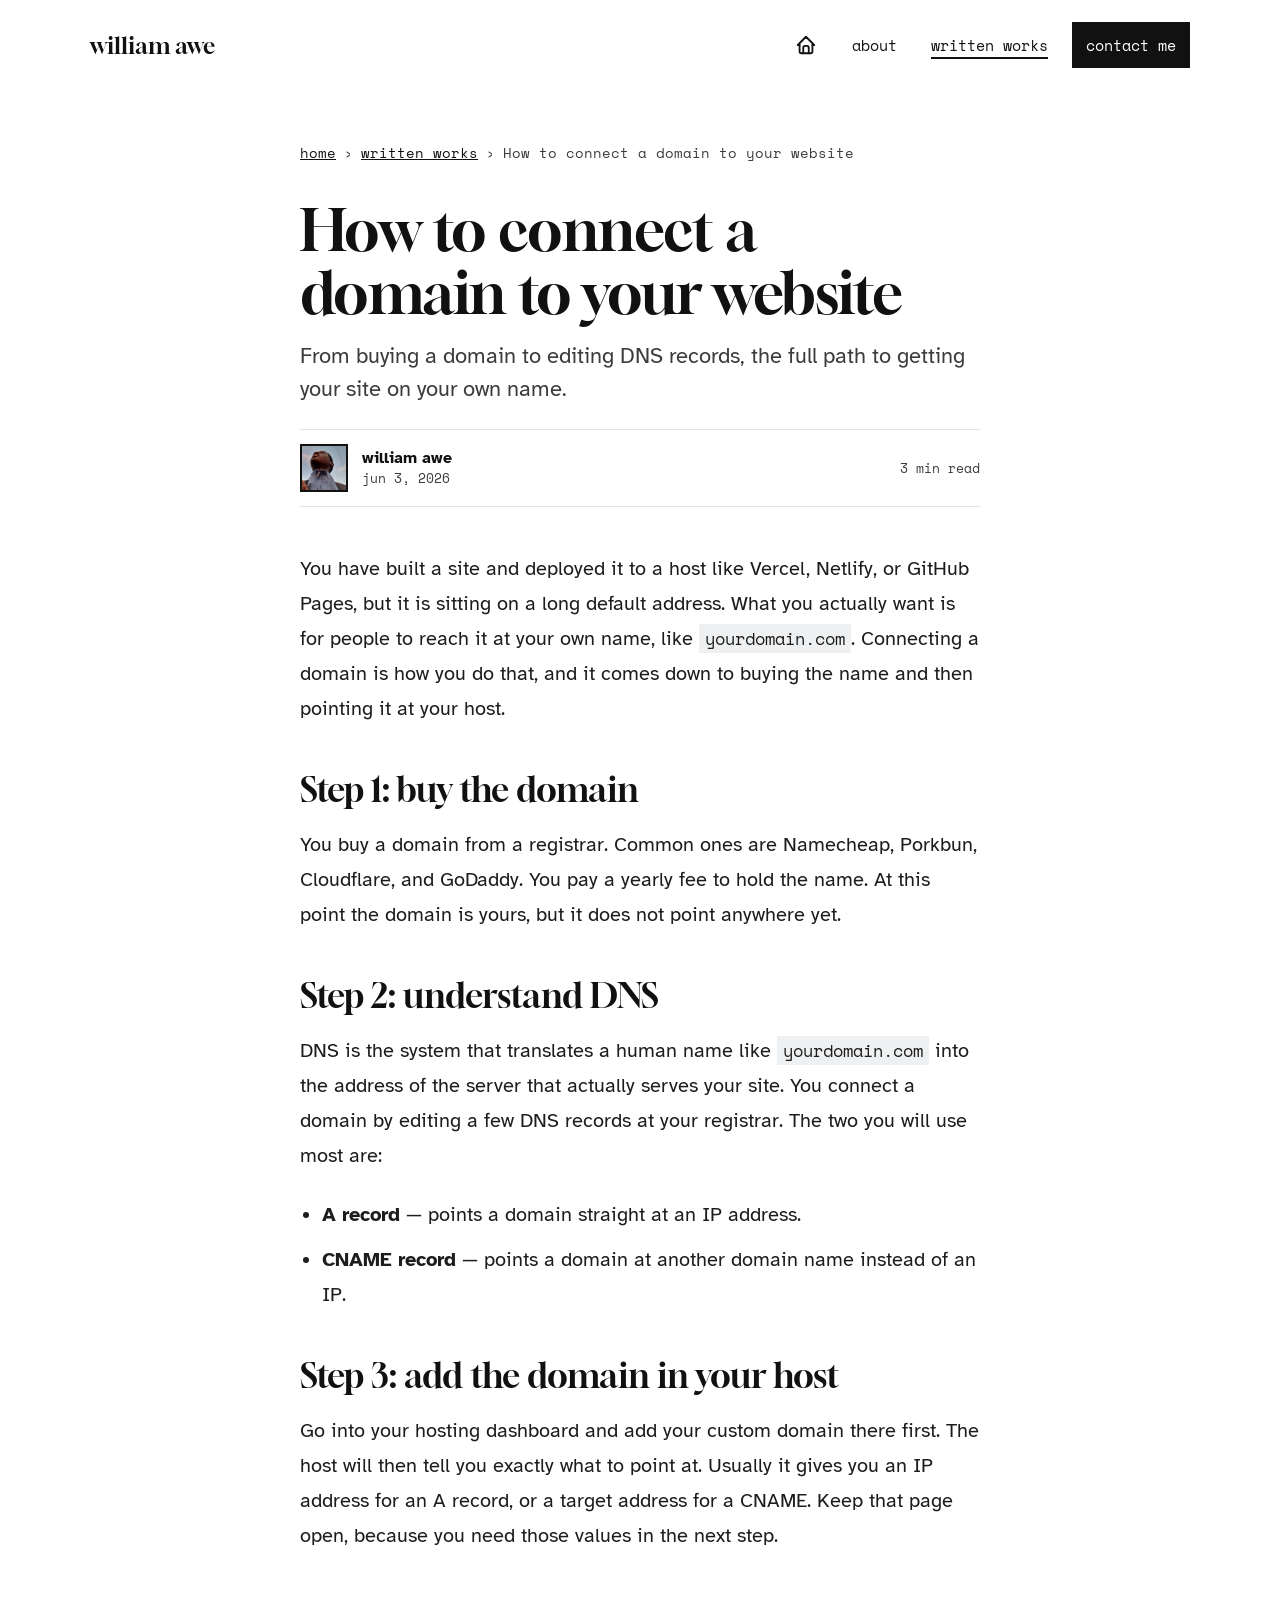
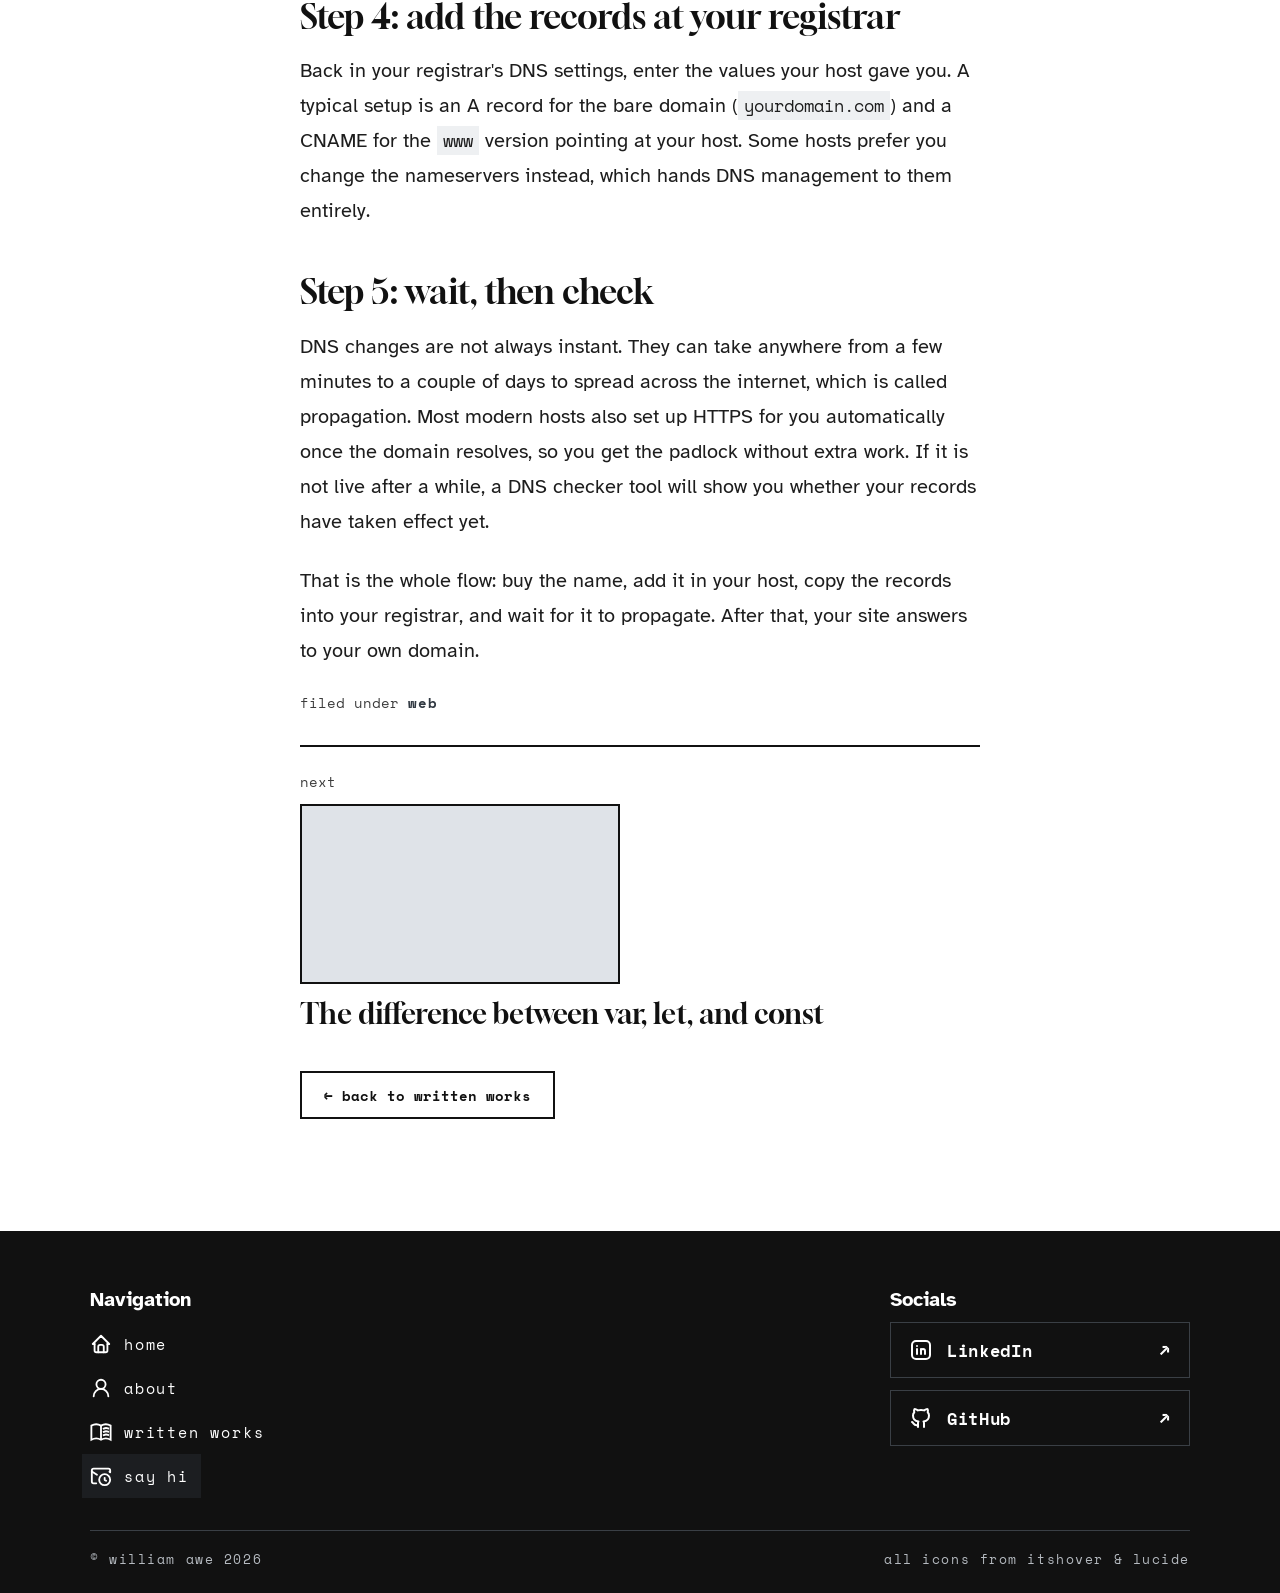
<file: articles/connecting-a-domain.html>
<!DOCTYPE html>

<html lang="en">
    <head>
        <meta charset="utf-8">
        <meta name="viewport" content="width=device-width, initial-scale=1.0">
        <title>How to connect a domain to your website</title>
        <meta name="description" content="From buying a domain to editing DNS records, the full path to getting your site on your own name.">
        <meta property="og:type" content="article">
        <meta property="og:site_name" content="William Awe">
        <meta property="og:title" content="How to connect a domain to your website">
        <meta property="og:description" content="From buying a domain to editing DNS records, the full path to getting your site on your own name.">
        <meta property="og:url" content="https://william-awe-portfolio.vercel.app/articles/connecting-a-domain.html">
        <meta property="og:image" content="https://william-awe-portfolio.vercel.app/images/preview.png">
        <meta property="og:image:width" content="1200">
        <meta property="og:image:height" content="630">
        <meta property="og:image:alt" content="William Awe: I build small, working projects for the web.">
        <meta name="twitter:card" content="summary_large_image">
        <link rel="stylesheet" href="../css/article_styles.css">
        <link rel="icon" href="../images/icons/favicon.png">
        <link rel="apple-touch-icon" href="../images/icons/apple-touch-icon.png">
        <link rel="preconnect" href="https://fonts.googleapis.com">
        <link rel="preconnect" href="https://fonts.gstatic.com" crossorigin>
        <link href="https://fonts.googleapis.com/css2?family=Gloock&family=Atkinson+Hyperlegible:ital,wght@0,400;0,700;1,400&family=Patrick+Hand&family=Space+Mono:wght@400;700&display=swap" rel="stylesheet">
    </head>
    <body>
        <header>
            <a class="logo" href="../index.html">william awe</a>
            <button class="nav-toggle" type="button" aria-label="Menu" aria-expanded="false" aria-controls="site-nav"><svg xmlns="http://www.w3.org/2000/svg" width="24" height="24" viewBox="0 0 24 24" fill="none" stroke="currentColor" stroke-width="2" stroke-linecap="round" aria-hidden="true"><path d="M4 7h16"/><path d="M4 12h16"/><path d="M4 17h16"/></svg></button>
            <nav class="nav-bar" id="site-nav" aria-label="Main">
                <a class="nav-home icon-home" href="../index.html" aria-label="Home"><svg class="icon" xmlns="http://www.w3.org/2000/svg" width="22" height="22" viewBox="0 0 24 24" fill="none" stroke="currentColor" stroke-width="2" stroke-linecap="round" stroke-linejoin="round" aria-hidden="true"><path class="roof" d="M5 12l-2 0l9 -9l9 9l-2 0"/><path class="house" d="M5 12v7a2 2 0 0 0 2 2h10a2 2 0 0 0 2 -2v-7"/><path class="door" d="M9 21v-6a2 2 0 0 1 2 -2h2a2 2 0 0 1 2 2v6"/></svg><span class="nav-extra">home</span></a>
                <a class="icon-user" href="../about_me.html"><svg class="icon nav-icon-copy" xmlns="http://www.w3.org/2000/svg" width="22" height="22" viewBox="0 0 24 24" fill="none" stroke="currentColor" stroke-width="2" stroke-linecap="round" stroke-linejoin="round" aria-hidden="true"><circle class="head" cx="12" cy="8" r="5"/><path d="M20 21a8 8 0 0 0-16 0"/></svg><span>about<span class="nav-extra"> me</span></span></a>
                <a class="icon-book nav-parent" href="../articles.html"><svg class="icon nav-icon-copy" xmlns="http://www.w3.org/2000/svg" width="22" height="22" viewBox="0 0 48 48" fill="none" stroke="currentColor" stroke-width="4" stroke-miterlimit="10" stroke-linecap="square" aria-hidden="true"><path d="M24 40.5V41L24 10V10.5"/><path d="M24 41C31.0005 36.9995 37.9995 36.9995 45 41V10.0003C37.9995 5.99989 31.0005 5.99989 24 10.0003C16.9995 5.99989 10.0005 5.99989 3 10.0003V41C10.0005 36.9995 16.9995 36.9995 24 41Z"/><path class="book-line book-line-1" pathLength="1" d="M30 16.5C32.8362 15.1345 36.5662 15.06 39.5 16.2763"/><path class="book-line book-line-2" pathLength="1" d="M30 23.5832C32.8362 22.2178 36.5662 22.1432 39.5 23.3596"/><path class="book-line book-line-3" pathLength="1" d="M30 30.6665C32.8362 29.301 36.5662 29.2265 39.5 30.4428"/></svg><span>written works</span></a>
                <a class="nav-contact icon-mail" href="mailto:william.awe06@ed.cna.nl.ca" data-contact><svg class="icon nav-icon-copy" xmlns="http://www.w3.org/2000/svg" width="22" height="22" viewBox="0 0 24 24" fill="none" stroke="currentColor" stroke-width="2" stroke-linecap="round" stroke-linejoin="round" aria-hidden="true"><path class="hand" d="M16 14v2.2l1.6 1"/><path d="m22 7-.759.484"/><path d="M6.835 20H4a2 2 0 01-2-2V6a2 2 0 012-2h16a2 2 0 012 2v2"/><path d="M7.605 10.567 2 7"/><circle cx="16" cy="16" r="6"/></svg><span>contact me</span></a>
            </nav>
        </header>
        <main>
            <article class="article-full">
                <nav class="breadcrumb" aria-label="Breadcrumb">
                    <a href="../index.html">home</a>
                    <span class="breadcrumb-arrow" aria-hidden="true">&rsaquo;</span>
                    <a href="../articles.html">written works</a>
                    <span class="breadcrumb-arrow" aria-hidden="true">&rsaquo;</span>
                    <span class="breadcrumb-here" aria-current="page">How to connect a domain to your website</span>
                </nav>
                <div class="article-head">
                    <h1>How to connect a domain to your website</h1>
                    <p class="article-subtitle">From buying a domain to editing DNS records, the full path to getting your site on your own name.</p>
                    <div class="byline">
                        <img class="byline-photo" src="../images/william.jpg" alt="" width="460" height="460">
                        <div>
                            <p class="byline-name">william awe</p>
                            <p class="byline-meta">jun 3, 2026</p>
                        </div>
                        <p class="byline-time">3 min read</p>
                    </div>
                </div>
                <div class="article-body">
                    <p>You have built a site and deployed it to a host like Vercel, Netlify, or GitHub Pages, but it is sitting on a long default address. What you actually want is for people to reach it at your own name, like <code>yourdomain.com</code>. Connecting a domain is how you do that, and it comes down to buying the name and then pointing it at your host.</p>

                    <h2>Step 1: buy the domain</h2>
                    <p>You buy a domain from a registrar. Common ones are Namecheap, Porkbun, Cloudflare, and GoDaddy. You pay a yearly fee to hold the name. At this point the domain is yours, but it does not point anywhere yet.</p>

                    <h2>Step 2: understand DNS</h2>
                    <p>DNS is the system that translates a human name like <code>yourdomain.com</code> into the address of the server that actually serves your site. You connect a domain by editing a few DNS records at your registrar. The two you will use most are:</p>
                    <ul>
                        <li><span class="bolden">A record</span> &#8212; points a domain straight at an IP address.</li>
                        <li><span class="bolden">CNAME record</span> &#8212; points a domain at another domain name instead of an IP.</li>
                    </ul>

                    <h2>Step 3: add the domain in your host</h2>
                    <p>Go into your hosting dashboard and add your custom domain there first. The host will then tell you exactly what to point at. Usually it gives you an IP address for an A record, or a target address for a CNAME. Keep that page open, because you need those values in the next step.</p>

                    <h2>Step 4: add the records at your registrar</h2>
                    <p>Back in your registrar's DNS settings, enter the values your host gave you. A typical setup is an A record for the bare domain (<code>yourdomain.com</code>) and a CNAME for the <code>www</code> version pointing at your host. Some hosts prefer you change the nameservers instead, which hands DNS management to them entirely.</p>

                    <h2>Step 5: wait, then check</h2>
                    <p>DNS changes are not always instant. They can take anywhere from a few minutes to a couple of days to spread across the internet, which is called propagation. Most modern hosts also set up HTTPS for you automatically once the domain resolves, so you get the padlock without extra work. If it is not live after a while, a DNS checker tool will show you whether your records have taken effect yet.</p>

                    <p>That is the whole flow: buy the name, add it in your host, copy the records into your registrar, and wait for it to propagate. After that, your site answers to your own domain.</p>
                </div>
                <p class="article-filed">filed under <span class="article-tag">web</span></p>
                <a class="next-up" href="var-let-const.html">
                    <span class="next-up-label">next</span>
                    <span class="next-up-picture" aria-hidden="true"></span>
                    <span class="next-up-title">The difference between var, let, and const</span>
                </a>
                <a class="back-button" href="../articles.html">&larr; back to written works</a>
            </article>
        </main>

        <footer id="contact">
            <div class="footer-inner">
                <div class="footer-columns">
                    <nav class="footer-pages" aria-labelledby="footer-nav-title">
                        <h2 class="footer-heading" id="footer-nav-title">Navigation</h2>
                        <ul class="footer-list">
                            <li><a class="icon-home" href="../index.html"><svg class="icon" xmlns="http://www.w3.org/2000/svg" width="22" height="22" viewBox="0 0 24 24" fill="none" stroke="currentColor" stroke-width="2" stroke-linecap="round" stroke-linejoin="round" aria-hidden="true"><path class="roof" d="M5 12l-2 0l9 -9l9 9l-2 0"/><path class="house" d="M5 12v7a2 2 0 0 0 2 2h10a2 2 0 0 0 2 -2v-7"/><path class="door" d="M9 21v-6a2 2 0 0 1 2 -2h2a2 2 0 0 1 2 2v6"/></svg><span>home</span></a></li>
                            <li><a class="icon-user" href="../about_me.html"><svg class="icon" xmlns="http://www.w3.org/2000/svg" width="22" height="22" viewBox="0 0 24 24" fill="none" stroke="currentColor" stroke-width="2" stroke-linecap="round" stroke-linejoin="round" aria-hidden="true"><circle class="head" cx="12" cy="8" r="5"/><path d="M20 21a8 8 0 0 0-16 0"/></svg><span>about</span></a></li>
                            <li><a class="icon-book" href="../articles.html"><svg class="icon" xmlns="http://www.w3.org/2000/svg" width="22" height="22" viewBox="0 0 48 48" fill="none" stroke="currentColor" stroke-width="4" stroke-miterlimit="10" stroke-linecap="square" aria-hidden="true"><path d="M24 40.5V41L24 10V10.5"/><path d="M24 41C31.0005 36.9995 37.9995 36.9995 45 41V10.0003C37.9995 5.99989 31.0005 5.99989 24 10.0003C16.9995 5.99989 10.0005 5.99989 3 10.0003V41C10.0005 36.9995 16.9995 36.9995 24 41Z"/><path class="book-line book-line-1" pathLength="1" d="M30 16.5C32.8362 15.1345 36.5662 15.06 39.5 16.2763"/><path class="book-line book-line-2" pathLength="1" d="M30 23.5832C32.8362 22.2178 36.5662 22.1432 39.5 23.3596"/><path class="book-line book-line-3" pathLength="1" d="M30 30.6665C32.8362 29.301 36.5662 29.2265 39.5 30.4428"/></svg><span>written works</span></a></li>
                            <li><a class="icon-mail footer-say-hi" href="mailto:william.awe06@ed.cna.nl.ca" data-contact><svg class="icon" xmlns="http://www.w3.org/2000/svg" width="22" height="22" viewBox="0 0 24 24" fill="none" stroke="currentColor" stroke-width="2" stroke-linecap="round" stroke-linejoin="round" aria-hidden="true"><path class="hand" d="M16 14v2.2l1.6 1"/><path d="m22 7-.759.484"/><path d="M6.835 20H4a2 2 0 01-2-2V6a2 2 0 012-2h16a2 2 0 012 2v2"/><path d="M7.605 10.567 2 7"/><circle cx="16" cy="16" r="6"/></svg><span>say hi</span></a></li>
                        </ul>
                    </nav>
                    <div class="footer-socials">
                        <h2 class="footer-heading">Socials</h2>
                        <ul class="footer-list">
                            <li><a class="social icon-linkedin" href="https://www.linkedin.com/in/williamawe/"><svg class="icon" xmlns="http://www.w3.org/2000/svg" width="24" height="24" viewBox="0 0 24 24" fill="none" stroke="currentColor" stroke-width="2" stroke-linecap="round" stroke-linejoin="round" aria-hidden="true"><path class="lines" pathLength="1" d="M8 11v5"/><path class="lines" pathLength="1" d="M8 8v.01"/><path class="lines" pathLength="1" d="M12 16v-5"/><path class="lines" pathLength="1" d="M16 16v-3a2 2 0 1 0 -4 0"/><path class="border" d="M3 7a4 4 0 0 1 4 -4h10a4 4 0 0 1 4 4v10a4 4 0 0 1 -4 4h-10a4 4 0 0 1 -4 -4z"/></svg><span>LinkedIn</span><span class="social-arrow" aria-hidden="true">&#8599;</span></a></li>
                            <li><a class="social icon-github" href="https://github.com/william-ay"><svg class="icon" xmlns="http://www.w3.org/2000/svg" width="24" height="24" viewBox="0 0 24 24" fill="none" stroke="currentColor" stroke-width="2" stroke-linecap="round" stroke-linejoin="round" aria-hidden="true"><g class="github-shape"><path d="M9 19c-4.3 1.4 -4.3 -2.5 -6 -3m12 5v-3.5c0 -1 .1 -1.4 -.5 -2c2.8 -.3 5.5 -1.4 5.5 -6a4.6 4.6 0 0 0 -1.3 -3.2a4.2 4.2 0 0 0 -.1 -3.2s-1.1 -.3 -3.5 1.3a12.3 12.3 0 0 0 -6.2 0c-2.4 -1.6 -3.5 -1.3 -3.5 -1.3a4.2 4.2 0 0 0 -.1 3.2a4.6 4.6 0 0 0 -1.3 3.2c0 4.6 2.7 5.7 5.5 6c-.6 .6 -.6 1.2 -.5 2v3.5"/></g></svg><span>GitHub</span><span class="social-arrow" aria-hidden="true">&#8599;</span></a></li>
                        </ul>
                    </div>
                </div>
                <div class="footer-bottom">
                    <p>© william awe 2026</p>
                    <p>all icons from itshover &amp; lucide</p>
                </div>
            </div>
        </footer>
        <dialog class="contact-dialog" id="contact-dialog" aria-labelledby="contact-title">
            <button class="contact-close" type="button" aria-label="Close">&times;</button>
            <h2 class="contact-title" id="contact-title">Send me a message</h2>
            <form class="contact-form" id="contact-form">
                <label for="contact-subject">Subject <span aria-hidden="true">*</span></label>
                <input id="contact-subject" name="subject" type="text" pattern=".*\S.*" title="Enter a subject for your message" required autofocus>
                <label for="contact-body">Body <span aria-hidden="true">*</span></label>
                <textarea id="contact-body" name="body" rows="4" title="Write your message, at least 10 characters" required></textarea>
                <button class="contact-send" type="submit">OPEN IN EMAIL</button>
            </form>
            <div class="contact-socials">
                <a class="icon-linkedin" href="https://www.linkedin.com/in/williamawe/" aria-label="LinkedIn"><svg class="icon" xmlns="http://www.w3.org/2000/svg" width="24" height="24" viewBox="0 0 24 24" fill="none" stroke="currentColor" stroke-width="2" stroke-linecap="round" stroke-linejoin="round" aria-hidden="true"><path class="lines" pathLength="1" d="M8 11v5"/><path class="lines" pathLength="1" d="M8 8v.01"/><path class="lines" pathLength="1" d="M12 16v-5"/><path class="lines" pathLength="1" d="M16 16v-3a2 2 0 1 0 -4 0"/><path class="border" d="M3 7a4 4 0 0 1 4 -4h10a4 4 0 0 1 4 4v10a4 4 0 0 1 -4 4h-10a4 4 0 0 1 -4 -4z"/></svg></a>
                <a class="icon-github" href="https://github.com/william-ay" aria-label="GitHub"><svg class="icon" xmlns="http://www.w3.org/2000/svg" width="24" height="24" viewBox="0 0 24 24" fill="none" stroke="currentColor" stroke-width="2" stroke-linecap="round" stroke-linejoin="round" aria-hidden="true"><g class="github-shape"><path d="M9 19c-4.3 1.4 -4.3 -2.5 -6 -3m12 5v-3.5c0 -1 .1 -1.4 -.5 -2c2.8 -.3 5.5 -1.4 5.5 -6a4.6 4.6 0 0 0 -1.3 -3.2a4.2 4.2 0 0 0 -.1 -3.2s-1.1 -.3 -3.5 1.3a12.3 12.3 0 0 0 -6.2 0c-2.4 -1.6 -3.5 -1.3 -3.5 -1.3a4.2 4.2 0 0 0 -.1 3.2a4.6 4.6 0 0 0 -1.3 3.2c0 4.6 2.7 5.7 5.5 6c-.6 .6 -.6 1.2 -.5 2v3.5"/></g></svg></a>
            </div>
        </dialog>
        <script src="../js/nav.js"></script>
        <script src="../js/contact.js"></script>
    </body>
</html>
</file>
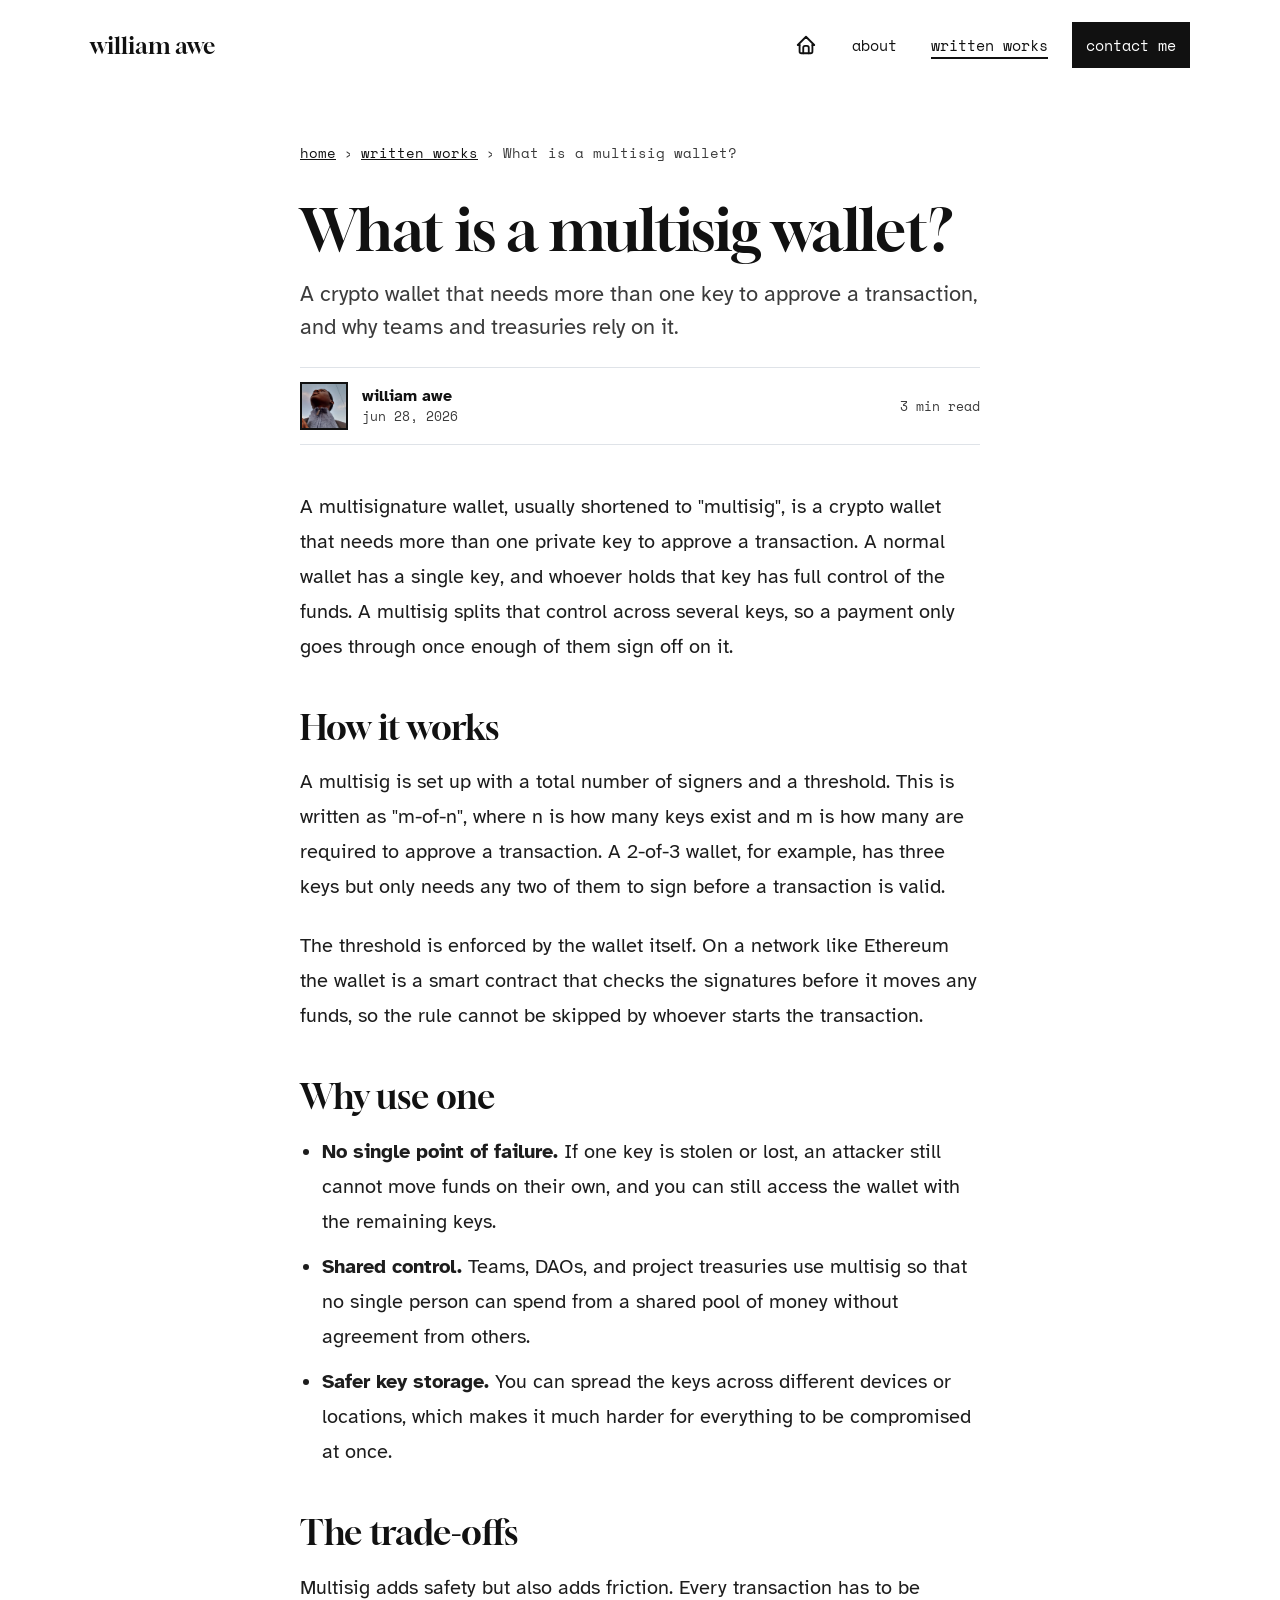
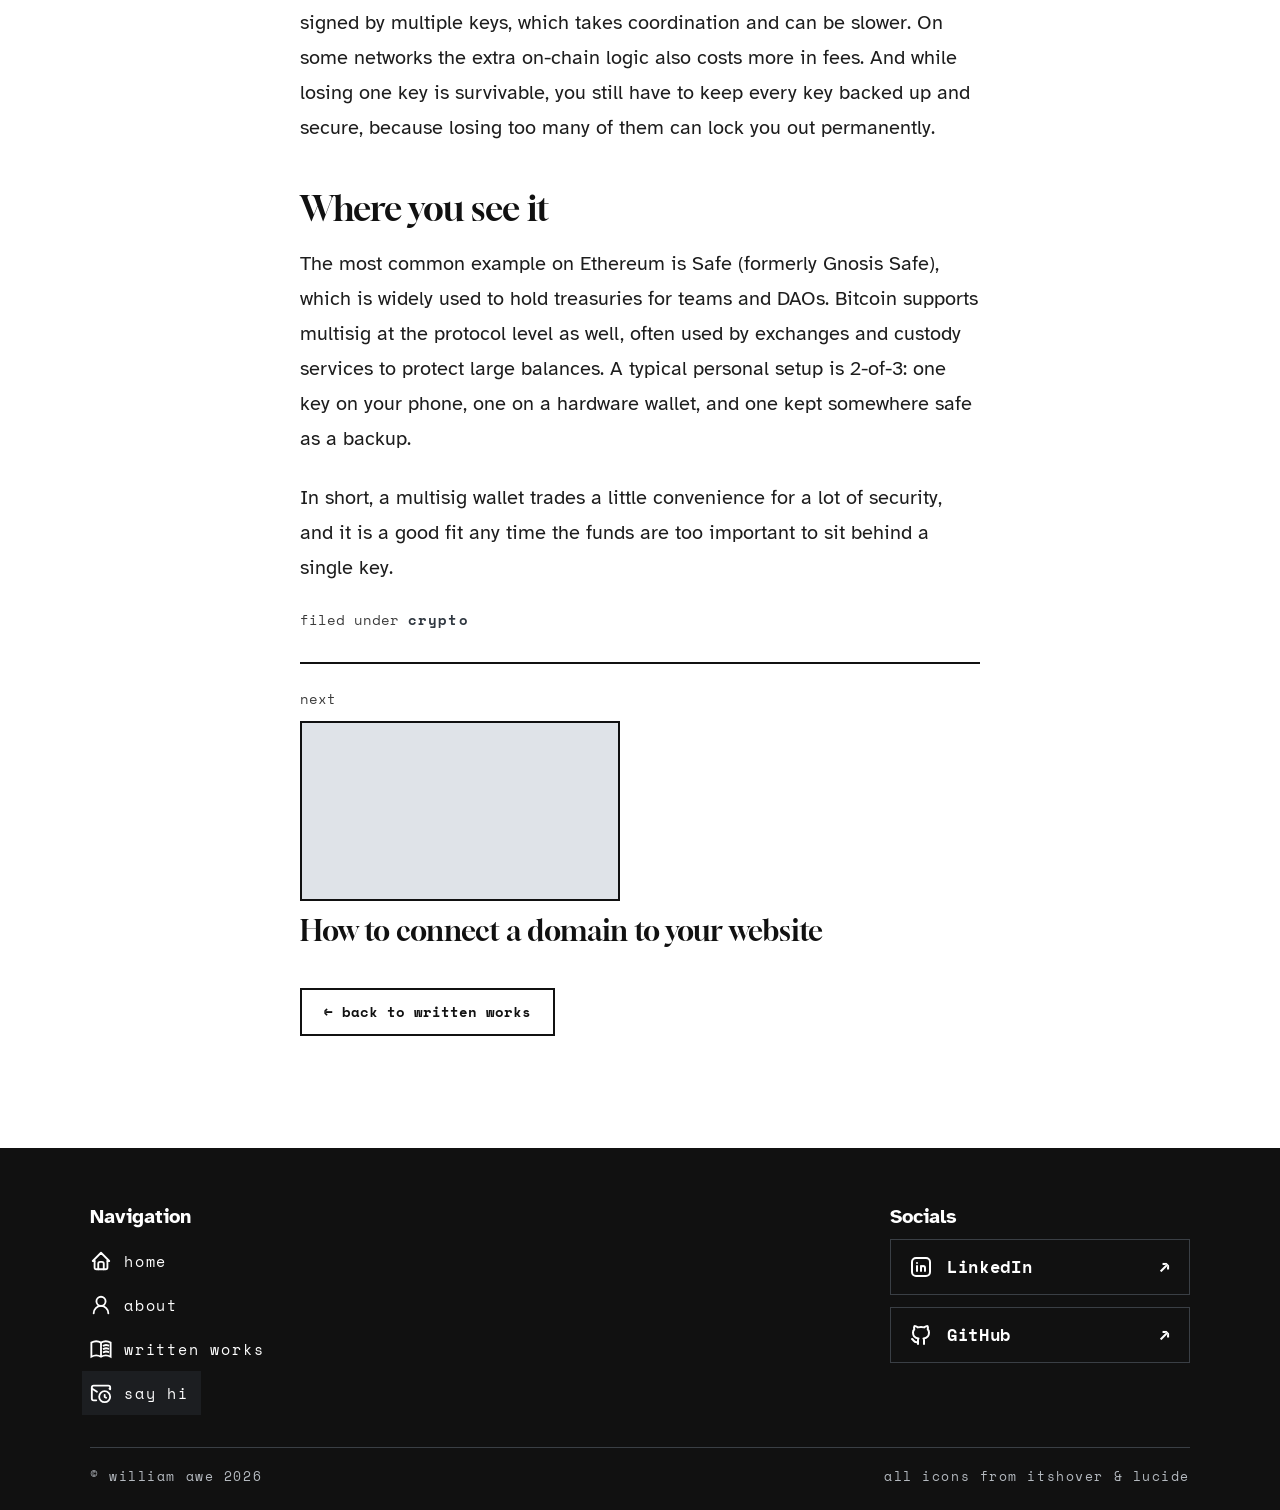
<file: articles/multisig-wallets.html>
<!DOCTYPE html>

<html lang="en">
    <head>
        <meta charset="utf-8">
        <meta name="viewport" content="width=device-width, initial-scale=1.0">
        <title>What is a multisig wallet?</title>
        <meta name="description" content="A crypto wallet that needs more than one key to approve a transaction, and why teams and treasuries rely on it.">
        <meta property="og:type" content="article">
        <meta property="og:site_name" content="William Awe">
        <meta property="og:title" content="What is a multisig wallet?">
        <meta property="og:description" content="A crypto wallet that needs more than one key to approve a transaction, and why teams and treasuries rely on it.">
        <meta property="og:url" content="https://william-awe-portfolio.vercel.app/articles/multisig-wallets.html">
        <meta property="og:image" content="https://william-awe-portfolio.vercel.app/images/preview.png">
        <meta property="og:image:width" content="1200">
        <meta property="og:image:height" content="630">
        <meta property="og:image:alt" content="William Awe: I build small, working projects for the web.">
        <meta name="twitter:card" content="summary_large_image">
        <link rel="stylesheet" href="../css/article_styles.css">
        <link rel="icon" href="../images/icons/favicon.png">
        <link rel="apple-touch-icon" href="../images/icons/apple-touch-icon.png">
        <link rel="preconnect" href="https://fonts.googleapis.com">
        <link rel="preconnect" href="https://fonts.gstatic.com" crossorigin>
        <link href="https://fonts.googleapis.com/css2?family=Gloock&family=Atkinson+Hyperlegible:ital,wght@0,400;0,700;1,400&family=Patrick+Hand&family=Space+Mono:wght@400;700&display=swap" rel="stylesheet">
    </head>
    <body>
        <header>
            <a class="logo" href="../index.html">william awe</a>
            <button class="nav-toggle" type="button" aria-label="Menu" aria-expanded="false" aria-controls="site-nav"><svg xmlns="http://www.w3.org/2000/svg" width="24" height="24" viewBox="0 0 24 24" fill="none" stroke="currentColor" stroke-width="2" stroke-linecap="round" aria-hidden="true"><path d="M4 7h16"/><path d="M4 12h16"/><path d="M4 17h16"/></svg></button>
            <nav class="nav-bar" id="site-nav" aria-label="Main">
                <a class="nav-home icon-home" href="../index.html" aria-label="Home"><svg class="icon" xmlns="http://www.w3.org/2000/svg" width="22" height="22" viewBox="0 0 24 24" fill="none" stroke="currentColor" stroke-width="2" stroke-linecap="round" stroke-linejoin="round" aria-hidden="true"><path class="roof" d="M5 12l-2 0l9 -9l9 9l-2 0"/><path class="house" d="M5 12v7a2 2 0 0 0 2 2h10a2 2 0 0 0 2 -2v-7"/><path class="door" d="M9 21v-6a2 2 0 0 1 2 -2h2a2 2 0 0 1 2 2v6"/></svg><span class="nav-extra">home</span></a>
                <a class="icon-user" href="../about_me.html"><svg class="icon nav-icon-copy" xmlns="http://www.w3.org/2000/svg" width="22" height="22" viewBox="0 0 24 24" fill="none" stroke="currentColor" stroke-width="2" stroke-linecap="round" stroke-linejoin="round" aria-hidden="true"><circle class="head" cx="12" cy="8" r="5"/><path d="M20 21a8 8 0 0 0-16 0"/></svg><span>about<span class="nav-extra"> me</span></span></a>
                <a class="icon-book nav-parent" href="../articles.html"><svg class="icon nav-icon-copy" xmlns="http://www.w3.org/2000/svg" width="22" height="22" viewBox="0 0 48 48" fill="none" stroke="currentColor" stroke-width="4" stroke-miterlimit="10" stroke-linecap="square" aria-hidden="true"><path d="M24 40.5V41L24 10V10.5"/><path d="M24 41C31.0005 36.9995 37.9995 36.9995 45 41V10.0003C37.9995 5.99989 31.0005 5.99989 24 10.0003C16.9995 5.99989 10.0005 5.99989 3 10.0003V41C10.0005 36.9995 16.9995 36.9995 24 41Z"/><path class="book-line book-line-1" pathLength="1" d="M30 16.5C32.8362 15.1345 36.5662 15.06 39.5 16.2763"/><path class="book-line book-line-2" pathLength="1" d="M30 23.5832C32.8362 22.2178 36.5662 22.1432 39.5 23.3596"/><path class="book-line book-line-3" pathLength="1" d="M30 30.6665C32.8362 29.301 36.5662 29.2265 39.5 30.4428"/></svg><span>written works</span></a>
                <a class="nav-contact icon-mail" href="mailto:william.awe06@ed.cna.nl.ca" data-contact><svg class="icon nav-icon-copy" xmlns="http://www.w3.org/2000/svg" width="22" height="22" viewBox="0 0 24 24" fill="none" stroke="currentColor" stroke-width="2" stroke-linecap="round" stroke-linejoin="round" aria-hidden="true"><path class="hand" d="M16 14v2.2l1.6 1"/><path d="m22 7-.759.484"/><path d="M6.835 20H4a2 2 0 01-2-2V6a2 2 0 012-2h16a2 2 0 012 2v2"/><path d="M7.605 10.567 2 7"/><circle cx="16" cy="16" r="6"/></svg><span>contact me</span></a>
            </nav>
        </header>
        <main>
            <article class="article-full">
                <nav class="breadcrumb" aria-label="Breadcrumb">
                    <a href="../index.html">home</a>
                    <span class="breadcrumb-arrow" aria-hidden="true">&rsaquo;</span>
                    <a href="../articles.html">written works</a>
                    <span class="breadcrumb-arrow" aria-hidden="true">&rsaquo;</span>
                    <span class="breadcrumb-here" aria-current="page">What is a multisig wallet?</span>
                </nav>
                <div class="article-head">
                    <h1>What is a multisig wallet?</h1>
                    <p class="article-subtitle">A crypto wallet that needs more than one key to approve a transaction, and why teams and treasuries rely on it.</p>
                    <div class="byline">
                        <img class="byline-photo" src="../images/william.jpg" alt="" width="460" height="460">
                        <div>
                            <p class="byline-name">william awe</p>
                            <p class="byline-meta">jun 28, 2026</p>
                        </div>
                        <p class="byline-time">3 min read</p>
                    </div>
                </div>
                <div class="article-body">
                    <p>A multisignature wallet, usually shortened to "multisig", is a crypto wallet that needs more than one private key to approve a transaction. A normal wallet has a single key, and whoever holds that key has full control of the funds. A multisig splits that control across several keys, so a payment only goes through once enough of them sign off on it.</p>

                    <h2>How it works</h2>
                    <p>A multisig is set up with a total number of signers and a threshold. This is written as "m-of-n", where n is how many keys exist and m is how many are required to approve a transaction. A 2-of-3 wallet, for example, has three keys but only needs any two of them to sign before a transaction is valid.</p>
                    <p>The threshold is enforced by the wallet itself. On a network like Ethereum the wallet is a smart contract that checks the signatures before it moves any funds, so the rule cannot be skipped by whoever starts the transaction.</p>

                    <h2>Why use one</h2>
                    <ul>
                        <li><span class="bolden">No single point of failure.</span> If one key is stolen or lost, an attacker still cannot move funds on their own, and you can still access the wallet with the remaining keys.</li>
                        <li><span class="bolden">Shared control.</span> Teams, DAOs, and project treasuries use multisig so that no single person can spend from a shared pool of money without agreement from others.</li>
                        <li><span class="bolden">Safer key storage.</span> You can spread the keys across different devices or locations, which makes it much harder for everything to be compromised at once.</li>
                    </ul>

                    <h2>The trade-offs</h2>
                    <p>Multisig adds safety but also adds friction. Every transaction has to be signed by multiple keys, which takes coordination and can be slower. On some networks the extra on-chain logic also costs more in fees. And while losing one key is survivable, you still have to keep every key backed up and secure, because losing too many of them can lock you out permanently.</p>

                    <h2>Where you see it</h2>
                    <p>The most common example on Ethereum is Safe (formerly Gnosis Safe), which is widely used to hold treasuries for teams and DAOs. Bitcoin supports multisig at the protocol level as well, often used by exchanges and custody services to protect large balances. A typical personal setup is 2-of-3: one key on your phone, one on a hardware wallet, and one kept somewhere safe as a backup.</p>

                    <p>In short, a multisig wallet trades a little convenience for a lot of security, and it is a good fit any time the funds are too important to sit behind a single key.</p>
                </div>
                <p class="article-filed">filed under <span class="article-tag">crypto</span></p>
                <a class="next-up" href="connecting-a-domain.html">
                    <span class="next-up-label">next</span>
                    <span class="next-up-picture" aria-hidden="true"></span>
                    <span class="next-up-title">How to connect a domain to your website</span>
                </a>
                <a class="back-button" href="../articles.html">&larr; back to written works</a>
            </article>
        </main>

        <footer id="contact">
            <div class="footer-inner">
                <div class="footer-columns">
                    <nav class="footer-pages" aria-labelledby="footer-nav-title">
                        <h2 class="footer-heading" id="footer-nav-title">Navigation</h2>
                        <ul class="footer-list">
                            <li><a class="icon-home" href="../index.html"><svg class="icon" xmlns="http://www.w3.org/2000/svg" width="22" height="22" viewBox="0 0 24 24" fill="none" stroke="currentColor" stroke-width="2" stroke-linecap="round" stroke-linejoin="round" aria-hidden="true"><path class="roof" d="M5 12l-2 0l9 -9l9 9l-2 0"/><path class="house" d="M5 12v7a2 2 0 0 0 2 2h10a2 2 0 0 0 2 -2v-7"/><path class="door" d="M9 21v-6a2 2 0 0 1 2 -2h2a2 2 0 0 1 2 2v6"/></svg><span>home</span></a></li>
                            <li><a class="icon-user" href="../about_me.html"><svg class="icon" xmlns="http://www.w3.org/2000/svg" width="22" height="22" viewBox="0 0 24 24" fill="none" stroke="currentColor" stroke-width="2" stroke-linecap="round" stroke-linejoin="round" aria-hidden="true"><circle class="head" cx="12" cy="8" r="5"/><path d="M20 21a8 8 0 0 0-16 0"/></svg><span>about</span></a></li>
                            <li><a class="icon-book" href="../articles.html"><svg class="icon" xmlns="http://www.w3.org/2000/svg" width="22" height="22" viewBox="0 0 48 48" fill="none" stroke="currentColor" stroke-width="4" stroke-miterlimit="10" stroke-linecap="square" aria-hidden="true"><path d="M24 40.5V41L24 10V10.5"/><path d="M24 41C31.0005 36.9995 37.9995 36.9995 45 41V10.0003C37.9995 5.99989 31.0005 5.99989 24 10.0003C16.9995 5.99989 10.0005 5.99989 3 10.0003V41C10.0005 36.9995 16.9995 36.9995 24 41Z"/><path class="book-line book-line-1" pathLength="1" d="M30 16.5C32.8362 15.1345 36.5662 15.06 39.5 16.2763"/><path class="book-line book-line-2" pathLength="1" d="M30 23.5832C32.8362 22.2178 36.5662 22.1432 39.5 23.3596"/><path class="book-line book-line-3" pathLength="1" d="M30 30.6665C32.8362 29.301 36.5662 29.2265 39.5 30.4428"/></svg><span>written works</span></a></li>
                            <li><a class="icon-mail footer-say-hi" href="mailto:william.awe06@ed.cna.nl.ca" data-contact><svg class="icon" xmlns="http://www.w3.org/2000/svg" width="22" height="22" viewBox="0 0 24 24" fill="none" stroke="currentColor" stroke-width="2" stroke-linecap="round" stroke-linejoin="round" aria-hidden="true"><path class="hand" d="M16 14v2.2l1.6 1"/><path d="m22 7-.759.484"/><path d="M6.835 20H4a2 2 0 01-2-2V6a2 2 0 012-2h16a2 2 0 012 2v2"/><path d="M7.605 10.567 2 7"/><circle cx="16" cy="16" r="6"/></svg><span>say hi</span></a></li>
                        </ul>
                    </nav>
                    <div class="footer-socials">
                        <h2 class="footer-heading">Socials</h2>
                        <ul class="footer-list">
                            <li><a class="social icon-linkedin" href="https://www.linkedin.com/in/williamawe/"><svg class="icon" xmlns="http://www.w3.org/2000/svg" width="24" height="24" viewBox="0 0 24 24" fill="none" stroke="currentColor" stroke-width="2" stroke-linecap="round" stroke-linejoin="round" aria-hidden="true"><path class="lines" pathLength="1" d="M8 11v5"/><path class="lines" pathLength="1" d="M8 8v.01"/><path class="lines" pathLength="1" d="M12 16v-5"/><path class="lines" pathLength="1" d="M16 16v-3a2 2 0 1 0 -4 0"/><path class="border" d="M3 7a4 4 0 0 1 4 -4h10a4 4 0 0 1 4 4v10a4 4 0 0 1 -4 4h-10a4 4 0 0 1 -4 -4z"/></svg><span>LinkedIn</span><span class="social-arrow" aria-hidden="true">&#8599;</span></a></li>
                            <li><a class="social icon-github" href="https://github.com/william-ay"><svg class="icon" xmlns="http://www.w3.org/2000/svg" width="24" height="24" viewBox="0 0 24 24" fill="none" stroke="currentColor" stroke-width="2" stroke-linecap="round" stroke-linejoin="round" aria-hidden="true"><g class="github-shape"><path d="M9 19c-4.3 1.4 -4.3 -2.5 -6 -3m12 5v-3.5c0 -1 .1 -1.4 -.5 -2c2.8 -.3 5.5 -1.4 5.5 -6a4.6 4.6 0 0 0 -1.3 -3.2a4.2 4.2 0 0 0 -.1 -3.2s-1.1 -.3 -3.5 1.3a12.3 12.3 0 0 0 -6.2 0c-2.4 -1.6 -3.5 -1.3 -3.5 -1.3a4.2 4.2 0 0 0 -.1 3.2a4.6 4.6 0 0 0 -1.3 3.2c0 4.6 2.7 5.7 5.5 6c-.6 .6 -.6 1.2 -.5 2v3.5"/></g></svg><span>GitHub</span><span class="social-arrow" aria-hidden="true">&#8599;</span></a></li>
                        </ul>
                    </div>
                </div>
                <div class="footer-bottom">
                    <p>© william awe 2026</p>
                    <p>all icons from itshover &amp; lucide</p>
                </div>
            </div>
        </footer>
        <dialog class="contact-dialog" id="contact-dialog" aria-labelledby="contact-title">
            <button class="contact-close" type="button" aria-label="Close">&times;</button>
            <h2 class="contact-title" id="contact-title">Send me a message</h2>
            <form class="contact-form" id="contact-form">
                <label for="contact-subject">Subject <span aria-hidden="true">*</span></label>
                <input id="contact-subject" name="subject" type="text" pattern=".*\S.*" title="Enter a subject for your message" required autofocus>
                <label for="contact-body">Body <span aria-hidden="true">*</span></label>
                <textarea id="contact-body" name="body" rows="4" title="Write your message, at least 10 characters" required></textarea>
                <button class="contact-send" type="submit">OPEN IN EMAIL</button>
            </form>
            <div class="contact-socials">
                <a class="icon-linkedin" href="https://www.linkedin.com/in/williamawe/" aria-label="LinkedIn"><svg class="icon" xmlns="http://www.w3.org/2000/svg" width="24" height="24" viewBox="0 0 24 24" fill="none" stroke="currentColor" stroke-width="2" stroke-linecap="round" stroke-linejoin="round" aria-hidden="true"><path class="lines" pathLength="1" d="M8 11v5"/><path class="lines" pathLength="1" d="M8 8v.01"/><path class="lines" pathLength="1" d="M12 16v-5"/><path class="lines" pathLength="1" d="M16 16v-3a2 2 0 1 0 -4 0"/><path class="border" d="M3 7a4 4 0 0 1 4 -4h10a4 4 0 0 1 4 4v10a4 4 0 0 1 -4 4h-10a4 4 0 0 1 -4 -4z"/></svg></a>
                <a class="icon-github" href="https://github.com/william-ay" aria-label="GitHub"><svg class="icon" xmlns="http://www.w3.org/2000/svg" width="24" height="24" viewBox="0 0 24 24" fill="none" stroke="currentColor" stroke-width="2" stroke-linecap="round" stroke-linejoin="round" aria-hidden="true"><g class="github-shape"><path d="M9 19c-4.3 1.4 -4.3 -2.5 -6 -3m12 5v-3.5c0 -1 .1 -1.4 -.5 -2c2.8 -.3 5.5 -1.4 5.5 -6a4.6 4.6 0 0 0 -1.3 -3.2a4.2 4.2 0 0 0 -.1 -3.2s-1.1 -.3 -3.5 1.3a12.3 12.3 0 0 0 -6.2 0c-2.4 -1.6 -3.5 -1.3 -3.5 -1.3a4.2 4.2 0 0 0 -.1 3.2a4.6 4.6 0 0 0 -1.3 3.2c0 4.6 2.7 5.7 5.5 6c-.6 .6 -.6 1.2 -.5 2v3.5"/></g></svg></a>
            </div>
        </dialog>
        <script src="../js/nav.js"></script>
        <script src="../js/contact.js"></script>
    </body>
</html>
</file>
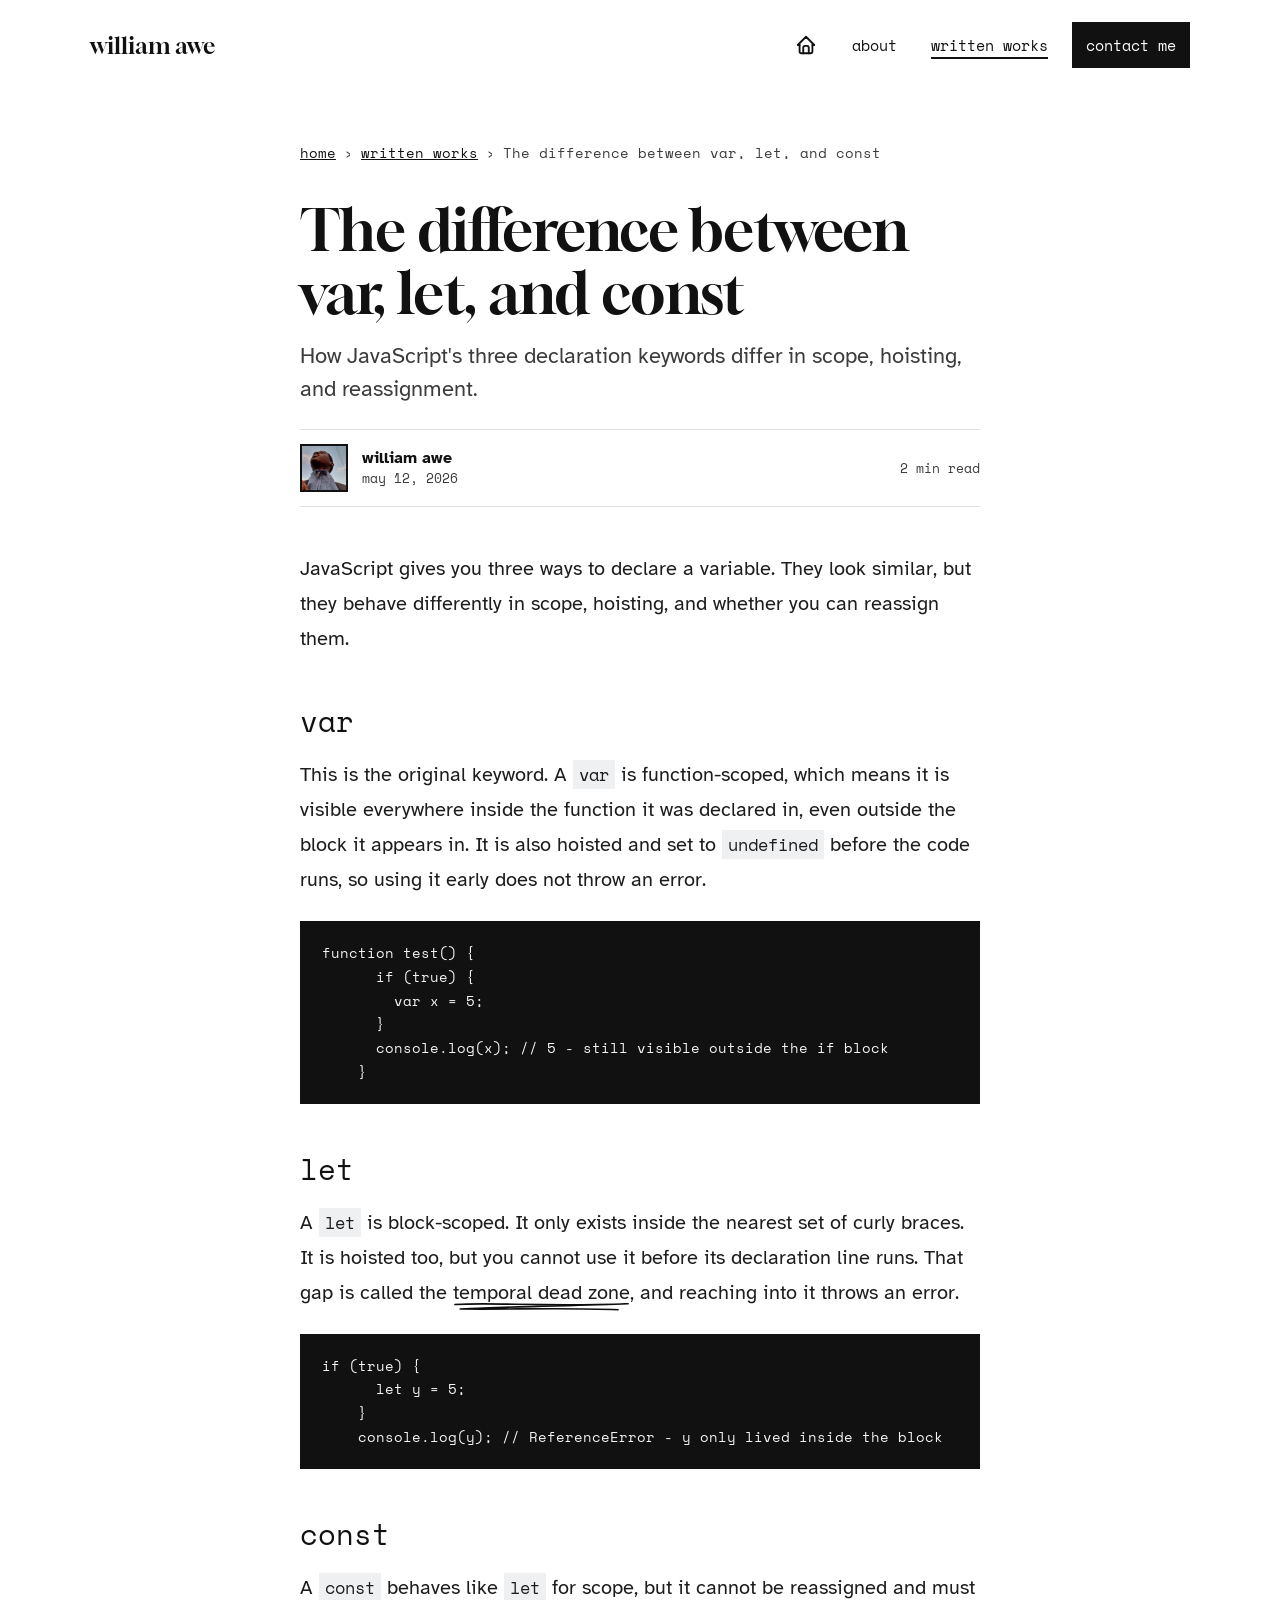
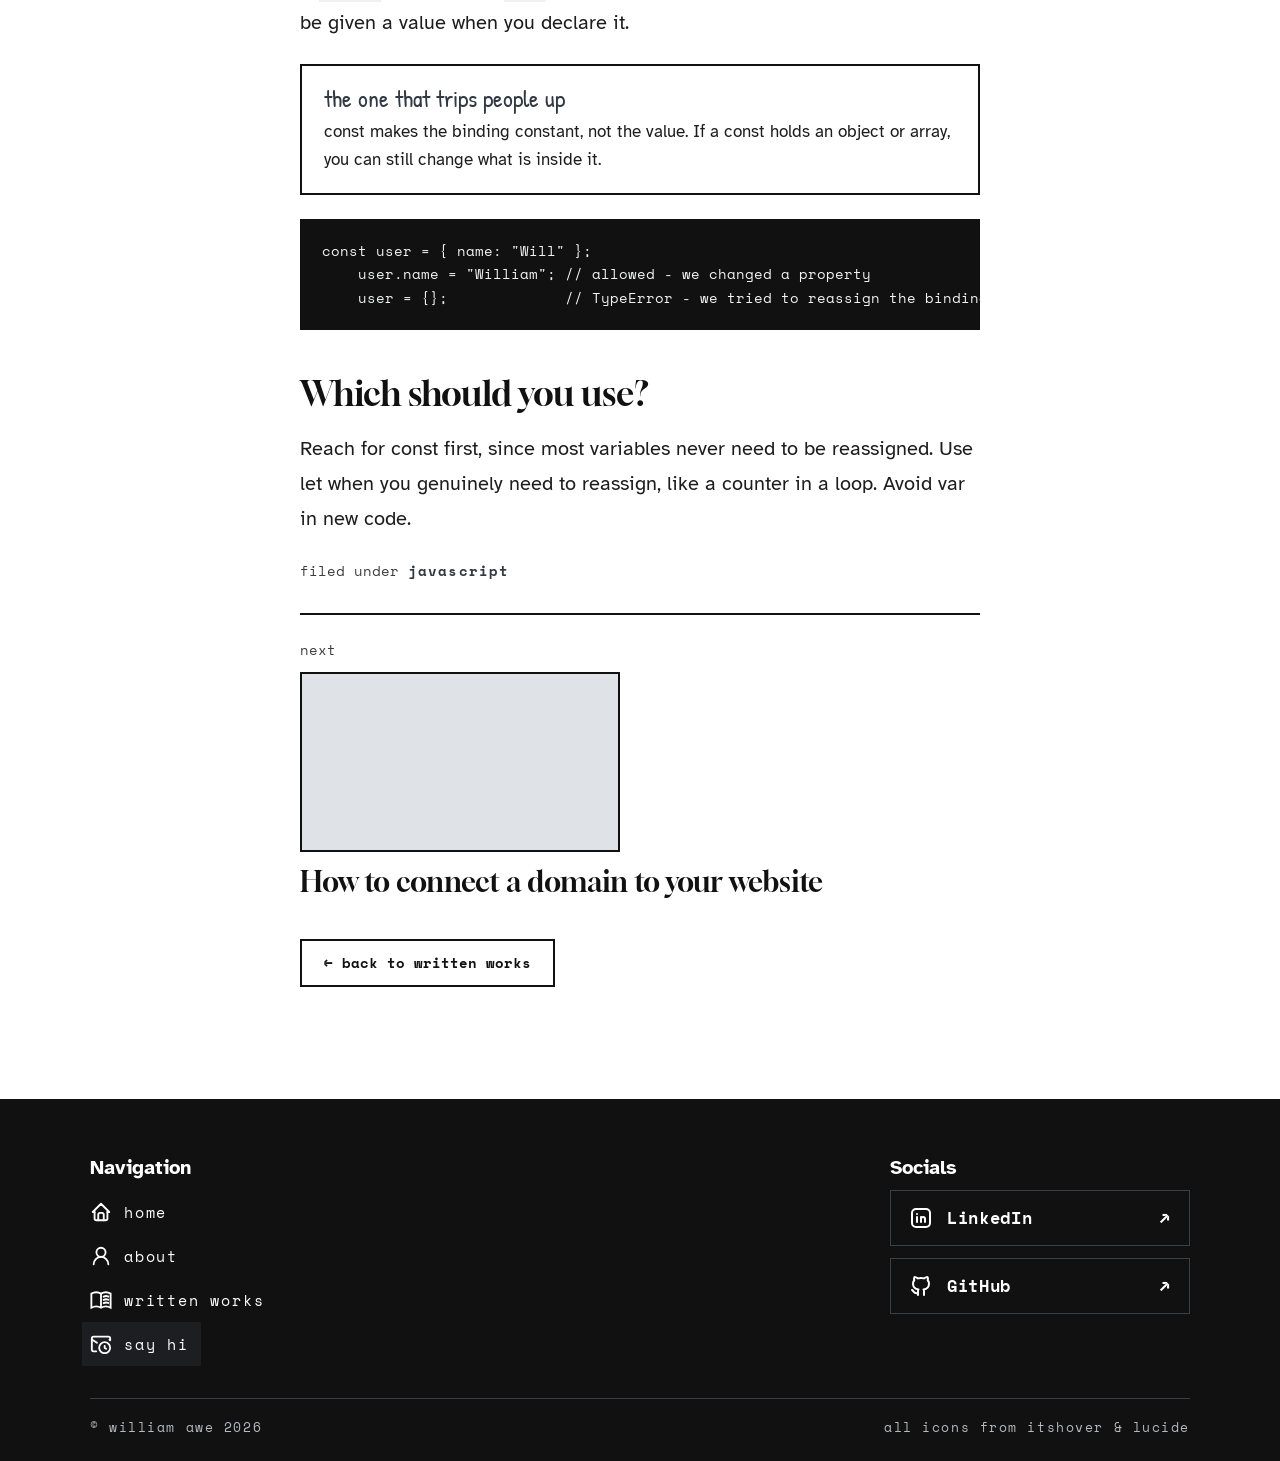
<file: articles/var-let-const.html>
<!DOCTYPE html>

<html lang="en">
    <head>
        <meta charset="utf-8">
        <meta name="viewport" content="width=device-width, initial-scale=1.0">
        <title>The difference between var, let, and const</title>
        <meta name="description" content="How JavaScript&#x27;s three declaration keywords differ in scope, hoisting, and reassignment.">
        <meta property="og:type" content="article">
        <meta property="og:site_name" content="William Awe">
        <meta property="og:title" content="The difference between var, let, and const">
        <meta property="og:description" content="How JavaScript&#x27;s three declaration keywords differ in scope, hoisting, and reassignment.">
        <meta property="og:url" content="https://william-awe-portfolio.vercel.app/articles/var-let-const.html">
        <meta property="og:image" content="https://william-awe-portfolio.vercel.app/images/preview.png">
        <meta property="og:image:width" content="1200">
        <meta property="og:image:height" content="630">
        <meta property="og:image:alt" content="William Awe: I build small, working projects for the web.">
        <meta name="twitter:card" content="summary_large_image">
        <link rel="stylesheet" href="../css/article_styles.css">
        <link rel="icon" href="../images/icons/favicon.png">
        <link rel="apple-touch-icon" href="../images/icons/apple-touch-icon.png">
        <link rel="preconnect" href="https://fonts.googleapis.com">
        <link rel="preconnect" href="https://fonts.gstatic.com" crossorigin>
        <link href="https://fonts.googleapis.com/css2?family=Gloock&family=Atkinson+Hyperlegible:ital,wght@0,400;0,700;1,400&family=Patrick+Hand&family=Space+Mono:wght@400;700&display=swap" rel="stylesheet">
    </head>
    <body>
        <header>
            <a class="logo" href="../index.html">william awe</a>
            <button class="nav-toggle" type="button" aria-label="Menu" aria-expanded="false" aria-controls="site-nav"><svg xmlns="http://www.w3.org/2000/svg" width="24" height="24" viewBox="0 0 24 24" fill="none" stroke="currentColor" stroke-width="2" stroke-linecap="round" aria-hidden="true"><path d="M4 7h16"/><path d="M4 12h16"/><path d="M4 17h16"/></svg></button>
            <nav class="nav-bar" id="site-nav" aria-label="Main">
                <a class="nav-home icon-home" href="../index.html" aria-label="Home"><svg class="icon" xmlns="http://www.w3.org/2000/svg" width="22" height="22" viewBox="0 0 24 24" fill="none" stroke="currentColor" stroke-width="2" stroke-linecap="round" stroke-linejoin="round" aria-hidden="true"><path class="roof" d="M5 12l-2 0l9 -9l9 9l-2 0"/><path class="house" d="M5 12v7a2 2 0 0 0 2 2h10a2 2 0 0 0 2 -2v-7"/><path class="door" d="M9 21v-6a2 2 0 0 1 2 -2h2a2 2 0 0 1 2 2v6"/></svg><span class="nav-extra">home</span></a>
                <a class="icon-user" href="../about_me.html"><svg class="icon nav-icon-copy" xmlns="http://www.w3.org/2000/svg" width="22" height="22" viewBox="0 0 24 24" fill="none" stroke="currentColor" stroke-width="2" stroke-linecap="round" stroke-linejoin="round" aria-hidden="true"><circle class="head" cx="12" cy="8" r="5"/><path d="M20 21a8 8 0 0 0-16 0"/></svg><span>about<span class="nav-extra"> me</span></span></a>
                <a class="icon-book nav-parent" href="../articles.html"><svg class="icon nav-icon-copy" xmlns="http://www.w3.org/2000/svg" width="22" height="22" viewBox="0 0 48 48" fill="none" stroke="currentColor" stroke-width="4" stroke-miterlimit="10" stroke-linecap="square" aria-hidden="true"><path d="M24 40.5V41L24 10V10.5"/><path d="M24 41C31.0005 36.9995 37.9995 36.9995 45 41V10.0003C37.9995 5.99989 31.0005 5.99989 24 10.0003C16.9995 5.99989 10.0005 5.99989 3 10.0003V41C10.0005 36.9995 16.9995 36.9995 24 41Z"/><path class="book-line book-line-1" pathLength="1" d="M30 16.5C32.8362 15.1345 36.5662 15.06 39.5 16.2763"/><path class="book-line book-line-2" pathLength="1" d="M30 23.5832C32.8362 22.2178 36.5662 22.1432 39.5 23.3596"/><path class="book-line book-line-3" pathLength="1" d="M30 30.6665C32.8362 29.301 36.5662 29.2265 39.5 30.4428"/></svg><span>written works</span></a>
                <a class="nav-contact icon-mail" href="mailto:william.awe06@ed.cna.nl.ca" data-contact><svg class="icon nav-icon-copy" xmlns="http://www.w3.org/2000/svg" width="22" height="22" viewBox="0 0 24 24" fill="none" stroke="currentColor" stroke-width="2" stroke-linecap="round" stroke-linejoin="round" aria-hidden="true"><path class="hand" d="M16 14v2.2l1.6 1"/><path d="m22 7-.759.484"/><path d="M6.835 20H4a2 2 0 01-2-2V6a2 2 0 012-2h16a2 2 0 012 2v2"/><path d="M7.605 10.567 2 7"/><circle cx="16" cy="16" r="6"/></svg><span>contact me</span></a>
            </nav>
        </header>
        <main>
            <article class="article-full">
                <nav class="breadcrumb" aria-label="Breadcrumb">
                    <a href="../index.html">home</a>
                    <span class="breadcrumb-arrow" aria-hidden="true">&rsaquo;</span>
                    <a href="../articles.html">written works</a>
                    <span class="breadcrumb-arrow" aria-hidden="true">&rsaquo;</span>
                    <span class="breadcrumb-here" aria-current="page">The difference between var, let, and const</span>
                </nav>
                <div class="article-head">
                    <h1>The difference between var, let, and const</h1>
                    <p class="article-subtitle">How JavaScript's three declaration keywords differ in scope, hoisting, and reassignment.</p>
                    <div class="byline">
                        <img class="byline-photo" src="../images/william.jpg" alt="" width="460" height="460">
                        <div>
                            <p class="byline-name">william awe</p>
                            <p class="byline-meta">may 12, 2026</p>
                        </div>
                        <p class="byline-time">2 min read</p>
                    </div>
                </div>
                <div class="article-body">
                    <p>JavaScript gives you three ways to declare a variable. They look similar, but they behave differently in scope, hoisting, and whether you can reassign them.</p>

                    <h2><code>var</code></h2>
                    <p>This is the original keyword. A <code>var</code> is function-scoped, which means it is visible everywhere inside the function it was declared in, even outside the block it appears in. It is also hoisted and set to <code>undefined</code> before the code runs, so using it early does not throw an error.</p>
                    <pre>function test() {
      if (true) {
        var x = 5;
      }
      console.log(x); // 5 - still visible outside the if block
    }</pre>

                    <h2><code>let</code></h2>
                    <p>A <code>let</code> is block-scoped. It only exists inside the nearest set of curly braces. It is hoisted too, but you cannot use it before its declaration line runs. That gap is called the <span class="highlight">temporal dead zone</span>, and reaching into it throws an error.</p>
                    <pre>if (true) {
      let y = 5;
    }
    console.log(y); // ReferenceError - y only lived inside the block</pre>

                    <h2><code>const</code></h2>
                    <p>A <code>const</code> behaves like <code>let</code> for scope, but it cannot be reassigned and must be given a value when you declare it.</p>
                    <aside class="callout">
                        <p class="callout-title">the one that trips people up</p>
                        <p class="callout-text">const makes the binding constant, not the value. If a const holds an object or array, you can still change what is inside it.</p>
                    </aside>
                    <pre>const user = { name: "Will" };
    user.name = "William"; // allowed - we changed a property
    user = {};             // TypeError - we tried to reassign the binding</pre>

                    <h2>Which should you use?</h2>
                    <p>Reach for const first, since most variables never need to be reassigned. Use let when you genuinely need to reassign, like a counter in a loop. Avoid var in new code.</p>
                </div>
                <p class="article-filed">filed under <span class="article-tag">javascript</span></p>
                <a class="next-up" href="connecting-a-domain.html">
                    <span class="next-up-label">next</span>
                    <span class="next-up-picture" aria-hidden="true"></span>
                    <span class="next-up-title">How to connect a domain to your website</span>
                </a>
                <a class="back-button" href="../articles.html">&larr; back to written works</a>
            </article>
        </main>

        <footer id="contact">
            <div class="footer-inner">
                <div class="footer-columns">
                    <nav class="footer-pages" aria-labelledby="footer-nav-title">
                        <h2 class="footer-heading" id="footer-nav-title">Navigation</h2>
                        <ul class="footer-list">
                            <li><a class="icon-home" href="../index.html"><svg class="icon" xmlns="http://www.w3.org/2000/svg" width="22" height="22" viewBox="0 0 24 24" fill="none" stroke="currentColor" stroke-width="2" stroke-linecap="round" stroke-linejoin="round" aria-hidden="true"><path class="roof" d="M5 12l-2 0l9 -9l9 9l-2 0"/><path class="house" d="M5 12v7a2 2 0 0 0 2 2h10a2 2 0 0 0 2 -2v-7"/><path class="door" d="M9 21v-6a2 2 0 0 1 2 -2h2a2 2 0 0 1 2 2v6"/></svg><span>home</span></a></li>
                            <li><a class="icon-user" href="../about_me.html"><svg class="icon" xmlns="http://www.w3.org/2000/svg" width="22" height="22" viewBox="0 0 24 24" fill="none" stroke="currentColor" stroke-width="2" stroke-linecap="round" stroke-linejoin="round" aria-hidden="true"><circle class="head" cx="12" cy="8" r="5"/><path d="M20 21a8 8 0 0 0-16 0"/></svg><span>about</span></a></li>
                            <li><a class="icon-book" href="../articles.html"><svg class="icon" xmlns="http://www.w3.org/2000/svg" width="22" height="22" viewBox="0 0 48 48" fill="none" stroke="currentColor" stroke-width="4" stroke-miterlimit="10" stroke-linecap="square" aria-hidden="true"><path d="M24 40.5V41L24 10V10.5"/><path d="M24 41C31.0005 36.9995 37.9995 36.9995 45 41V10.0003C37.9995 5.99989 31.0005 5.99989 24 10.0003C16.9995 5.99989 10.0005 5.99989 3 10.0003V41C10.0005 36.9995 16.9995 36.9995 24 41Z"/><path class="book-line book-line-1" pathLength="1" d="M30 16.5C32.8362 15.1345 36.5662 15.06 39.5 16.2763"/><path class="book-line book-line-2" pathLength="1" d="M30 23.5832C32.8362 22.2178 36.5662 22.1432 39.5 23.3596"/><path class="book-line book-line-3" pathLength="1" d="M30 30.6665C32.8362 29.301 36.5662 29.2265 39.5 30.4428"/></svg><span>written works</span></a></li>
                            <li><a class="icon-mail footer-say-hi" href="mailto:william.awe06@ed.cna.nl.ca" data-contact><svg class="icon" xmlns="http://www.w3.org/2000/svg" width="22" height="22" viewBox="0 0 24 24" fill="none" stroke="currentColor" stroke-width="2" stroke-linecap="round" stroke-linejoin="round" aria-hidden="true"><path class="hand" d="M16 14v2.2l1.6 1"/><path d="m22 7-.759.484"/><path d="M6.835 20H4a2 2 0 01-2-2V6a2 2 0 012-2h16a2 2 0 012 2v2"/><path d="M7.605 10.567 2 7"/><circle cx="16" cy="16" r="6"/></svg><span>say hi</span></a></li>
                        </ul>
                    </nav>
                    <div class="footer-socials">
                        <h2 class="footer-heading">Socials</h2>
                        <ul class="footer-list">
                            <li><a class="social icon-linkedin" href="https://www.linkedin.com/in/williamawe/"><svg class="icon" xmlns="http://www.w3.org/2000/svg" width="24" height="24" viewBox="0 0 24 24" fill="none" stroke="currentColor" stroke-width="2" stroke-linecap="round" stroke-linejoin="round" aria-hidden="true"><path class="lines" pathLength="1" d="M8 11v5"/><path class="lines" pathLength="1" d="M8 8v.01"/><path class="lines" pathLength="1" d="M12 16v-5"/><path class="lines" pathLength="1" d="M16 16v-3a2 2 0 1 0 -4 0"/><path class="border" d="M3 7a4 4 0 0 1 4 -4h10a4 4 0 0 1 4 4v10a4 4 0 0 1 -4 4h-10a4 4 0 0 1 -4 -4z"/></svg><span>LinkedIn</span><span class="social-arrow" aria-hidden="true">&#8599;</span></a></li>
                            <li><a class="social icon-github" href="https://github.com/william-ay"><svg class="icon" xmlns="http://www.w3.org/2000/svg" width="24" height="24" viewBox="0 0 24 24" fill="none" stroke="currentColor" stroke-width="2" stroke-linecap="round" stroke-linejoin="round" aria-hidden="true"><g class="github-shape"><path d="M9 19c-4.3 1.4 -4.3 -2.5 -6 -3m12 5v-3.5c0 -1 .1 -1.4 -.5 -2c2.8 -.3 5.5 -1.4 5.5 -6a4.6 4.6 0 0 0 -1.3 -3.2a4.2 4.2 0 0 0 -.1 -3.2s-1.1 -.3 -3.5 1.3a12.3 12.3 0 0 0 -6.2 0c-2.4 -1.6 -3.5 -1.3 -3.5 -1.3a4.2 4.2 0 0 0 -.1 3.2a4.6 4.6 0 0 0 -1.3 3.2c0 4.6 2.7 5.7 5.5 6c-.6 .6 -.6 1.2 -.5 2v3.5"/></g></svg><span>GitHub</span><span class="social-arrow" aria-hidden="true">&#8599;</span></a></li>
                        </ul>
                    </div>
                </div>
                <div class="footer-bottom">
                    <p>© william awe 2026</p>
                    <p>all icons from itshover &amp; lucide</p>
                </div>
            </div>
        </footer>
        <dialog class="contact-dialog" id="contact-dialog" aria-labelledby="contact-title">
            <button class="contact-close" type="button" aria-label="Close">&times;</button>
            <h2 class="contact-title" id="contact-title">Send me a message</h2>
            <form class="contact-form" id="contact-form">
                <label for="contact-subject">Subject <span aria-hidden="true">*</span></label>
                <input id="contact-subject" name="subject" type="text" pattern=".*\S.*" title="Enter a subject for your message" required autofocus>
                <label for="contact-body">Body <span aria-hidden="true">*</span></label>
                <textarea id="contact-body" name="body" rows="4" title="Write your message, at least 10 characters" required></textarea>
                <button class="contact-send" type="submit">OPEN IN EMAIL</button>
            </form>
            <div class="contact-socials">
                <a class="icon-linkedin" href="https://www.linkedin.com/in/williamawe/" aria-label="LinkedIn"><svg class="icon" xmlns="http://www.w3.org/2000/svg" width="24" height="24" viewBox="0 0 24 24" fill="none" stroke="currentColor" stroke-width="2" stroke-linecap="round" stroke-linejoin="round" aria-hidden="true"><path class="lines" pathLength="1" d="M8 11v5"/><path class="lines" pathLength="1" d="M8 8v.01"/><path class="lines" pathLength="1" d="M12 16v-5"/><path class="lines" pathLength="1" d="M16 16v-3a2 2 0 1 0 -4 0"/><path class="border" d="M3 7a4 4 0 0 1 4 -4h10a4 4 0 0 1 4 4v10a4 4 0 0 1 -4 4h-10a4 4 0 0 1 -4 -4z"/></svg></a>
                <a class="icon-github" href="https://github.com/william-ay" aria-label="GitHub"><svg class="icon" xmlns="http://www.w3.org/2000/svg" width="24" height="24" viewBox="0 0 24 24" fill="none" stroke="currentColor" stroke-width="2" stroke-linecap="round" stroke-linejoin="round" aria-hidden="true"><g class="github-shape"><path d="M9 19c-4.3 1.4 -4.3 -2.5 -6 -3m12 5v-3.5c0 -1 .1 -1.4 -.5 -2c2.8 -.3 5.5 -1.4 5.5 -6a4.6 4.6 0 0 0 -1.3 -3.2a4.2 4.2 0 0 0 -.1 -3.2s-1.1 -.3 -3.5 1.3a12.3 12.3 0 0 0 -6.2 0c-2.4 -1.6 -3.5 -1.3 -3.5 -1.3a4.2 4.2 0 0 0 -.1 3.2a4.6 4.6 0 0 0 -1.3 3.2c0 4.6 2.7 5.7 5.5 6c-.6 .6 -.6 1.2 -.5 2v3.5"/></g></svg></a>
            </div>
        </dialog>
        <script src="../js/nav.js"></script>
        <script src="../js/contact.js"></script>
    </body>
</html>
</file>
<file: css/styles.css>
* {
    box-sizing: border-box;
    margin: 0;
    padding: 0;
}

:root {
    --ink: #111111;
    --paper: #ffffff;
    --body-text: #2b2b2b;
    --article-text: #1d1d1d;
    --slate: #303841;
    --muted: #3c3c3c;
    --dots: #d6dade;
    --dash: #c4c8cc;
    --tape: rgba(205, 210, 216, 0.78);
    --highlight: #dfe3e8;
    --code-bg: #eef0f2;
    --code-text: #f2f3f4;
    --footer-note: #c9ced4;
    --footer-muted: #b5bac0;
    --footer-rule: #3a3f45;
    --footer-box: #1c1e21;
}

body {
    font-family: "Atkinson Hyperlegible", sans-serif;
    color: var(--ink);
    background-color: var(--paper);
    background-image: radial-gradient(var(--dots) 1.2px, transparent 1.2px);
    background-size: 24px 24px;
    min-height: 100vh;
    display: flex;
    flex-direction: column;
    overflow-x: hidden;
}

img {
    display: block;
    max-width: 100%;
    height: auto;
}

[hidden] {
    display: none !important;
}

a,
button,
input,
textarea,
label {
    -webkit-tap-highlight-color: transparent;
}

a:focus-visible,
button:focus-visible {
    outline: 2px solid var(--slate);
    outline-offset: 3px;
}

h1,
h2,
h3 {
    font-family: "Gloock", serif;
    font-weight: 400;
}

header {
    width: 100%;
    max-width: 1140px;
    margin: 0 auto;
    padding: 22px 20px;
    display: flex;
    justify-content: space-between;
    align-items: center;
    flex-wrap: wrap;
    gap: 8px 16px;
}

.logo {
    font-family: "Gloock", serif;
    font-size: 23px;
    text-decoration: none;
    color: var(--ink);
    padding: 9px 0;
}

.nav-bar {
    display: flex;
    flex-wrap: wrap;
    align-items: center;
    gap: 14px;
    font-family: "Space Mono", monospace;
    font-size: 15px;
}

.nav-bar a {
    color: var(--ink);
    text-decoration: none;
    padding: 12px 10px;
}

.nav-bar .nav-home {
    display: inline-flex;
    align-items: center;
    justify-content: center;
    min-width: 44px;
}

.nav-bar a[aria-current="page"] {
    text-decoration: underline;
    text-decoration-thickness: 2px;
    text-underline-offset: 6px;
}

.nav-bar .nav-home[aria-current="page"] {
    background-image: linear-gradient(var(--ink), var(--ink));
    background-position: center bottom 9px;
    background-repeat: no-repeat;
    background-size: 22px 2px;
}

.nav-bar .nav-contact {
    color: var(--paper);
    background-color: var(--ink);
    padding: 12px 14px;
}

main {
    width: 100%;
    max-width: 1140px;
    margin: 0 auto;
    padding: 0 20px;
    display: flex;
    flex-direction: column;
    flex-grow: 1;
}

.tape {
    position: absolute;
    background-color: var(--tape);
}

.polaroid {
    position: relative;
    width: 100%;
    background-color: var(--paper);
    border: 2px solid var(--ink);
    padding: 14px 14px 0;
}

.polaroid img {
    width: 100%;
    aspect-ratio: 1 / 1;
    object-fit: cover;
    border: 1.5px solid var(--ink);
}

.polaroid figcaption {
    font-family: "Patrick Hand", cursive;
    text-align: center;
    padding: 12px 0 16px;
}

.note {
    font-family: "Patrick Hand", cursive;
    font-size: 24px;
    color: var(--slate);
}

.note-tilt {
    transform: rotate(-2deg);
    transform-origin: left center;
}

.note-small {
    font-family: "Patrick Hand", cursive;
    font-size: 22px;
    color: var(--slate);
}

.highlight {
    padding-bottom: 7px;
    background-image: url("data:image/svg+xml,%3Csvg xmlns='http://www.w3.org/2000/svg' viewBox='0 0 300 16' preserveAspectRatio='none'%3E%3Cfilter id='r' x='-5%25' y='-60%25' width='110%25' height='220%25'%3E%3CfeTurbulence type='fractalNoise' baseFrequency='0.35' numOctaves='2' seed='4'/%3E%3CfeDisplacementMap in='SourceGraphic' scale='1.5'/%3E%3C/filter%3E%3Cg fill='none' stroke='%23111111' stroke-width='2.2' stroke-linecap='round' stroke-linejoin='round' filter='url%28%23r%29'%3E%3Cpath d='M3 6 C70 3 150 9 297 5 C210 8 120 8 12 12 C90 13 190 10 280 13'/%3E%3C/g%3E%3C/svg%3E");
    background-position: left bottom;
    background-repeat: no-repeat;
    background-size: 100% 12px;
    -webkit-box-decoration-break: clone;
    box-decoration-break: clone;
}

.section-head {
    display: flex;
    align-items: baseline;
    flex-wrap: wrap;
    gap: 4px 20px;
}

footer {
    margin-top: clamp(72px, 9vw, 112px);
    background-color: var(--ink);
    color: var(--paper);
}

.footer-inner {
    max-width: 1140px;
    margin: 0 auto;
    padding: clamp(40px, 5vw, 56px) 20px 24px;
}

.footer-columns {
    display: flex;
    justify-content: space-between;
    align-items: flex-start;
    flex-wrap: wrap;
    gap: 36px 48px;
    margin-top: 0;
}

.footer-heading {
    margin-bottom: 10px;
    font-family: "Atkinson Hyperlegible", sans-serif;
    font-weight: 700;
    font-size: 20px;
    color: var(--paper);
}

.footer-list {
    list-style: none;
    display: flex;
    flex-direction: column;
}

.footer-list a {
    display: inline-flex;
    align-items: center;
    gap: 12px;
    min-height: 44px;
    padding-right: 6px;
    font-family: "Space Mono", monospace;
    font-size: 15px;
    letter-spacing: 0.12em;
    color: var(--paper);
    text-decoration: none;
}

.footer-list a:hover span {
    text-decoration: underline;
    text-underline-offset: 5px;
}

.footer-list a.footer-say-hi {
    margin-left: -8px;
    padding: 0 12px 0 8px;
    background-color: var(--footer-box);
    animation: say-hi-shake 5s linear infinite;
}

@keyframes say-hi-shake {
    0%, 12%, 100% {
        transform: translate(0, 0) rotate(0);
    }
    2%, 6%, 10% {
        transform: translate(-1px, 0) rotate(-2deg);
    }
    4%, 8% {
        transform: translate(1px, 0) rotate(2deg);
    }
}

.footer-socials {
    width: 100%;
    max-width: 300px;
}

.footer-socials .footer-list {
    gap: 12px;
}

.footer-socials .social {
    display: flex;
    align-items: center;
    gap: 14px;
    min-height: 56px;
    padding: 0 18px;
    border: 1px solid var(--footer-rule);
    color: var(--paper);
    text-decoration: none;
    font-weight: 700;
    font-size: 17px;
    letter-spacing: 0.04em;
    transition: background-color 0.2s ease, border-color 0.2s ease;
}

.footer-socials .social:hover {
    background-color: var(--paper);
    border-color: var(--paper);
    color: var(--ink);
}

.social-arrow {
    margin-left: auto;
    font-size: 18px;
}

.icon {
    flex-shrink: 0;
    overflow: visible;
}

.footer-bottom {
    margin-top: 32px;
    padding-top: 18px;
    border-top: 1px solid var(--footer-rule);
    display: flex;
    justify-content: space-between;
    align-items: center;
    flex-wrap: wrap;
    gap: 6px 20px;
    font-family: "Space Mono", monospace;
    font-size: 13px;
    letter-spacing: 0.12em;
    color: var(--footer-muted);
}

.icon-user .head,
.icon-home .roof,
.icon-home .house,
.icon-home .door,
.icon-github .github-shape,
.icon-linkedin .border,
.icon-mail .hand {
    transform-box: fill-box;
}

.icon-home .house,
.icon-github .github-shape,
.icon-linkedin .border {
    transform-origin: center;
}

.icon-home .door {
    transform-origin: center bottom;
}

.icon-mail .hand {
    transform-box: view-box;
    transform-origin: 16px 16px;
}

.icon-home:hover .roof,
.icon-home:focus-visible .roof {
    animation: roof-drop 0.4s ease-out;
}

.icon-home:hover .house,
.icon-home:focus-visible .house {
    animation: house-settle 0.3s ease-out;
}

.icon-home:hover .door,
.icon-home:focus-visible .door {
    animation: door-grow 0.3s ease-out 0.3s backwards;
}

.icon-user:hover .head,
.icon-user:focus-visible .head {
    animation: head-bob 0.5s ease-in-out;
}

.icon-book .book-line {
    stroke-dasharray: 1;
    stroke-dashoffset: 0;
}

.icon-book:hover .book-line,
.icon-book:focus-visible .book-line {
    animation: line-draw 0.3s ease-in-out backwards;
}

.icon-book:hover .book-line-1,
.icon-book:focus-visible .book-line-1 {
    animation-delay: 0.1s;
}

.icon-book:hover .book-line-2,
.icon-book:focus-visible .book-line-2 {
    animation-delay: 0.45s;
}

.icon-book:hover .book-line-3,
.icon-book:focus-visible .book-line-3 {
    animation-delay: 0.8s;
}

.icon-mail:hover .hand,
.icon-mail:focus-visible .hand {
    animation: hand-sweep 0.8s ease-in-out;
}

.icon-linkedin .lines {
    stroke-dasharray: 1;
    stroke-dashoffset: 0;
}

.icon-linkedin:hover .border,
.icon-linkedin:focus-visible .border {
    animation: border-pulse 0.4s ease-in-out;
}

.icon-linkedin:hover .lines,
.icon-linkedin:focus-visible .lines {
    animation: line-draw 0.5s ease-out;
}

.icon-github:hover .github-shape,
.icon-github:focus-visible .github-shape {
    animation: github-wiggle 0.5s ease-in-out;
}

@keyframes roof-drop {
    from {
        transform: translateY(-2px);
        opacity: 0.6;
    }
    to {
        transform: translateY(0);
        opacity: 1;
    }
}

@keyframes house-settle {
    from {
        transform: scale(0.95);
    }
    to {
        transform: scale(1);
    }
}

@keyframes door-grow {
    from {
        transform: scaleY(0);
    }
    to {
        transform: scaleY(1);
    }
}

@keyframes head-bob {
    0%,
    100% {
        transform: translateY(0);
    }
    40% {
        transform: translateY(-3px);
    }
}

@keyframes line-draw {
    from {
        stroke-dashoffset: 1;
        opacity: 0;
    }
    to {
        stroke-dashoffset: 0;
        opacity: 1;
    }
}

@keyframes hand-sweep {
    from {
        transform: rotate(0deg);
    }
    to {
        transform: rotate(360deg);
    }
}

@keyframes border-pulse {
    0%,
    100% {
        transform: scale(1);
    }
    50% {
        transform: scale(1.05);
    }
}

@keyframes github-wiggle {
    0%,
    100% {
        transform: scale(1) rotate(0deg);
    }
    33% {
        transform: scale(1.1) rotate(-5deg);
    }
    66% {
        transform: scale(1.05) rotate(5deg);
    }
}

footer a:focus-visible {
    outline-color: var(--paper);
}

@media (prefers-reduced-motion: reduce) {
    .icon * {
        animation: none !important;
    }

    .footer-list a.footer-say-hi {
        animation: none;
    }
}

main {
    gap: clamp(88px, 11vw, 140px);
}

.hero {
    display: flex;
    flex-wrap: wrap-reverse;
    align-items: center;
    gap: 48px 64px;
    padding-top: clamp(24px, 5vw, 64px);
}

.hero-text {
    flex: 999 1 460px;
    min-width: 0;
    display: flex;
    flex-direction: column;
    gap: 24px;
}

.hero h1 {
    font-size: clamp(44px, 8.5vw, 74px);
    line-height: 1.04;
    letter-spacing: -0.015em;
}

.hero-lead {
    font-size: clamp(18px, 2.2vw, 20px);
    line-height: 1.65;
    color: var(--body-text);
    max-width: 34em;
}

.toolbox {
    display: flex;
    align-items: flex-start;
    gap: 16px;
}

.toolbox-label {
    flex-shrink: 0;
    font-family: "Patrick Hand", cursive;
    font-size: 25px;
    line-height: 40px;
    color: var(--slate);
}

.toolbox-list {
    list-style: none;
    display: grid;
    flex: 1 1 0;
    grid-template-columns: repeat(auto-fit, minmax(90px, 1fr));
    justify-items: center;
    align-items: start;
    min-width: 0;
    gap: 14px 12px;
}

.toolbox-item {
    display: flex;
    flex-direction: column;
    align-items: center;
    gap: 6px;
    text-align: center;
    font-family: "Space Mono", monospace;
    font-size: 12px;
    font-weight: 700;
}

.toolbox-item img {
    display: block;
    width: auto;
    height: 40px;
}

.hero-buttons {
    display: flex;
    flex-wrap: wrap;
    align-items: center;
    gap: 12px;
    padding-top: 4px;
}

.btn {
    display: inline-flex;
    align-items: center;
    justify-content: center;
    min-height: 52px;
    padding: 0 26px;
    border: 2px solid var(--ink);
    text-decoration: none;
    font-size: 17px;
    font-weight: 700;
    flex: 1 1 auto;
    max-width: 240px;
}

.btn-dark {
    background-color: var(--ink);
    color: var(--paper);
}

.btn-light {
    background-color: var(--paper);
    color: var(--ink);
}

.hero-photo {
    flex: 1 1 280px;
    min-width: 0;
    display: flex;
    justify-content: center;
    position: relative;
    padding: 24px 0 8px;
}

.hero-photo .polaroid {
    max-width: none;
    transform: rotate(2.5deg);
}

.polaroid-tape {
    top: -30px;
    left: 50%;
    width: 60px;
    height: 60px;
    margin-left: -30px;
    transform: rotate(-3deg);
}

.hero-photo figcaption {
    font-size: 24px;
}

.photo-stack {
    position: relative;
    width: 100%;
    max-width: 320px;
}

.sticker {
    position: absolute;
    right: 12px;
    bottom: -14px;
    background-color: var(--ink);
    color: var(--paper);
    font-family: "Space Mono", monospace;
    font-size: 13px;
    font-weight: 700;
    letter-spacing: 0.12em;
    text-transform: uppercase;
    padding: 7px 12px;
    white-space: nowrap;
    transform: rotate(-4deg);
}

.projects {
    display: flex;
    flex-direction: column;
    gap: clamp(56px, 7vw, 80px);
}

.section-head h2 {
    font-size: clamp(36px, 6vw, 52px);
    line-height: 1.1;
}

.project {
    display: flex;
    flex-wrap: wrap;
    align-items: center;
    gap: 32px 64px;
}

.project-reverse {
    flex-wrap: wrap-reverse;
}

.project-col {
    flex: 1 1 340px;
    min-width: 0;
    display: flex;
    flex-direction: column;
    gap: 14px;
}

.shot {
    position: relative;
    background-color: var(--paper);
    border: 2px solid var(--ink);
    padding: 10px;
}

.shot img {
    width: 100%;
    aspect-ratio: 16 / 10;
    object-fit: cover;
    border: 1.5px solid var(--ink);
}

.shot-chess {
    transform: rotate(-1.5deg);
}

.shot-password {
    flex: 1 1 340px;
    min-width: 0;
    transform: rotate(2.5deg);
}

.shot-smarthome {
    flex: 1 1 340px;
    min-width: 0;
    transform: rotate(-2deg);
}

.tape-chess {
    top: -14px;
    left: 28px;
    width: 92px;
    height: 26px;
    transform: rotate(30deg);
}

.tape-password {
    top: -14px;
    right: 30px;
    width: 92px;
    height: 26px;
    transform: rotate(30deg);
}

.tape-smarthome {
    top: -14px;
    left: 50%;
    margin-left: -46px;
    width: 92px;
    height: 26px;
    transform: rotate(30deg);
}

.note-favourite {
    align-self: flex-end;
    transform: rotate(-3deg);
}

.project-info {
    flex: 1 1 340px;
    min-width: 0;
    display: flex;
    flex-direction: column;
    gap: 14px;
}

.kicker {
    font-family: "Space Mono", monospace;
    font-size: 14px;
    color: var(--slate);
}

.project-info h3 {
    font-size: clamp(30px, 4.5vw, 38px);
    line-height: 1.1;
}

.project-desc {
    font-size: 18px;
    line-height: 1.7;
    color: var(--body-text);
}

.stack {
    font-family: "Space Mono", monospace;
    font-size: 14px;
    font-weight: 700;
    color: var(--muted);
}

.project-link {
    align-self: flex-start;
    padding: 12px 0;
    font-family: "Atkinson Hyperlegible", sans-serif;
    font-size: 18px;
    font-weight: 700;
    color: var(--ink);
    text-decoration: underline;
    text-decoration-thickness: 2px;
    text-underline-offset: 6px;
}

button.project-link {
    background: none;
    border: none;
    cursor: pointer;
}

.writing {
    display: flex;
    flex-direction: column;
    gap: 24px;
}

.all-articles {
    display: flex;
    align-items: center;
    justify-content: flex-end;
    min-height: 56px;
    margin: 0 calc(-1 * clamp(18px, 4vw, 36px));
    padding: 0 clamp(18px, 4vw, 36px);
    font-family: "Space Mono", monospace;
    font-size: 15px;
    font-weight: 700;
    color: var(--ink);
    text-decoration: none;
}

.all-articles::after {
    content: "\00a0\2192";
}

.all-articles:hover {
    background-color: var(--ink);
    color: var(--paper);
}

.note-picture {
    width: 100%;
    aspect-ratio: 16 / 9;
    margin-bottom: 12px;
    background-color: var(--highlight);
    border: 2px solid var(--ink);
}

.note-body p {
    margin-top: 8px;
}

@media (min-width: 600px) {
    .note-picture {
        float: right;
        width: 128px;
        height: 80px;
        aspect-ratio: auto;
        margin: 0 0 8px 24px;
    }
}

.notes-box {
    background-color: var(--paper);
    border: 2px solid var(--ink);
    padding: 0 clamp(18px, 4vw, 36px);
}

.read-more {
    display: none;
}

.note-row {
    display: flex;
    flex-wrap: wrap;
    align-items: baseline;
    gap: 6px 36px;
    padding: 26px 0;
    border-bottom: 1.5px dashed var(--dash);
    text-decoration: none;
    color: var(--ink);
}

.note-row:last-child {
    border-bottom: none;
}

.note-date {
    flex: 0 0 130px;
    font-family: "Space Mono", monospace;
    font-size: 14px;
    color: var(--muted);
}

.note-body {
    flex: 1 1 320px;
    min-width: 0;
}

.note-body h3 {
    font-size: clamp(23px, 3vw, 28px);
    line-height: 1.2;
}

.note-body p {
    font-size: 17px;
    line-height: 1.65;
    color: var(--body-text);
}

.note-row:hover h3 {
    text-decoration: underline;
    text-decoration-thickness: 2px;
    text-underline-offset: 5px;
}

.modal {
    display: none;
    position: fixed;
    top: 0;
    left: 0;
    width: 100%;
    height: 100%;
    background-color: rgba(0, 0, 0, 0.5);
    z-index: 50;
    justify-content: center;
    align-items: center;
    padding: 20px;
}

.modal.open {
    display: flex;
}

.modal-box {
    position: relative;
    display: flex;
    flex-direction: column;
    background-color: var(--paper);
    border: 2px solid var(--ink);
    width: 100%;
    max-height: 85vh;
    overflow-y: auto;
}

.project-carousel {
    display: flex;
    flex-direction: column;
    gap: 28px;
}

.project-viewport {
    overflow: hidden;
    width: 100vw;
    margin: -24px 0 -24px calc(50% - 50vw);
    padding: 24px 0;
}

.project-track {
    display: flex;
    will-change: transform;
    transition: transform 0.8s cubic-bezier(0.65, 0, 0.35, 1);
}

.project-track .project {
    flex: 0 0 100%;
    min-width: 0;
    padding: 0 max(20px, calc(50vw - 550px));
}

@media (max-width: 1179px) {
    .project-viewport {
        width: calc(100% + 40px);
        margin-left: -20px;
    }

    .project-track .project {
        padding: 0 20px;
    }
}

.project-controls {
    display: flex;
    align-items: center;
    gap: 12px;
}

.project-arrow {
    display: inline-flex;
    align-items: center;
    justify-content: center;
    width: 52px;
    height: 52px;
    background-color: var(--paper);
    color: var(--ink);
    border: 2px solid var(--ink);
    font-size: 22px;
    cursor: pointer;
}

.project-arrow:hover {
    background-color: var(--ink);
    color: var(--paper);
}

.project-count {
    min-width: 56px;
    text-align: center;
    font-family: "Space Mono", monospace;
    font-size: 14px;
    color: var(--muted);
}

@media (prefers-reduced-motion: reduce) {
    .project-track {
        transition: none;
    }
}

.modal-box-chess {
    max-width: 500px;
    padding: 22px;
}

.chess-screen {
    width: min(94vw, 440px);
    margin: 0 auto;
    font-family: "Space Mono", monospace;
}

.chess-app {
    width: 100%;
    max-width: 440px;
    margin: 0 auto;
    font-family: "Space Mono", monospace;
    position: relative;
}

.chess-mount {
    position: relative;
}

.chess-promo {
    position: absolute;
    inset: 0;
    background: rgba(255, 255, 255, 0.78);
    display: flex;
    align-items: center;
    justify-content: center;
    z-index: 5;
}

.chess-promo-box {
    background: #ffffff;
    border: 3px solid black;
    border-radius: 16px;
    padding: 18px 20px;
    text-align: center;
}

.chess-promo-title {
    font-family: "Patrick Hand", cursive;
    font-size: 1.3rem;
    color: black;
    margin-bottom: 12px;
}

.chess-promo-pieces {
    display: flex;
    gap: 10px;
}

.chess-promo-btn {
    width: 56px;
    height: 56px;
    border: 2px solid black;
    border-radius: 12px;
    background: #ffffff;
    cursor: pointer;
    display: flex;
    align-items: center;
    justify-content: center;
}

.chess-promo-btn img {
    width: 82%;
    height: 82%;
}

.chess-endpopup {
    position: absolute;
    inset: 0;
    background: rgba(255, 255, 255, 0.85);
    display: flex;
    align-items: center;
    justify-content: center;
    z-index: 10;
    padding: 16px;
}

.chess-endcard {
    position: relative;
    background: #ffffff;
    border: 3px solid black;
    border-radius: 18px;
    padding: 40px 24px 26px;
    text-align: center;
    width: 100%;
    max-width: 320px;
}

.chess-endcard h3 {
    font-family: "Patrick Hand", cursive;
    font-size: 1.5rem;
    line-height: 1.25;
    color: black;
    margin-bottom: 12px;
}

.chess-endcard p {
    font-family: "Space Mono", monospace;
    font-size: 0.8rem;
    line-height: 1.5;
    color: #3c3c3c;
}

.chess-end-dismiss {
    position: absolute;
    top: 12px;
    right: 12px;
    width: 34px;
    height: 34px;
}

.chess-endactions {
    margin-top: 28px;
    display: flex;
    flex-direction: column;
    gap: 12px;
}

.chess-endactions .chess-btn + .chess-btn {
    margin-top: 0;
}

.chess-confirm {
    position: absolute;
    inset: 0;
    z-index: 20;
    display: flex;
    align-items: center;
    justify-content: center;
    padding: 16px;
    background: rgba(255, 255, 255, 0.4);
    backdrop-filter: blur(5px);
    -webkit-backdrop-filter: blur(5px);
}

.chess-confirm-card {
    background: #ffffff;
    border: 3px solid black;
    border-radius: 18px;
    padding: 26px 22px;
    text-align: center;
    width: 100%;
    max-width: 300px;
}

.chess-confirm-text {
    font-family: "Patrick Hand", cursive;
    font-size: 1.35rem;
    line-height: 1.3;
    color: black;
    margin-bottom: 24px;
}

.chess-confirm-actions {
    display: flex;
    gap: 12px;
    justify-content: center;
}

.chess-confirm-actions .chess-btn {
    flex: 1;
    max-width: 110px;
    font-size: 1.1rem;
    padding: 10px;
    margin-top: 0;
}

.chess-topbar {
    display: flex;
    align-items: center;
    justify-content: space-between;
    margin-bottom: 26px;
}

.chess-title {
    text-align: center;
}

.chess-title h2 {
    font-family: "Patrick Hand", cursive;
    font-size: 1.6rem;
    font-weight: 700;
    color: black;
}

.chess-title .chess-sub {
    font-size: 0.7rem;
    color: #3c3c3c;
}

.chess-icon-btn {
    width: 42px;
    height: 42px;
    border: 2px solid black;
    border-radius: 50%;
    background: #ffffff;
    display: flex;
    align-items: center;
    justify-content: center;
    cursor: pointer;
    flex-shrink: 0;
}

.chess-icon-btn svg {
    width: 20px;
    height: 20px;
    fill: none;
    stroke: black;
    stroke-width: 2;
    stroke-linecap: round;
    stroke-linejoin: round;
}

.chess-icon-btn .snd-off {
    display: none;
}

.chess-icon-btn.muted .snd-on {
    display: none;
}

.chess-icon-btn.muted .snd-off {
    display: inline;
}

.chess-art {
    position: relative;
    display: flex;
    align-items: center;
    justify-content: center;
    height: 96px;
    margin-bottom: 22px;
}

.chess-king {
    font-size: 66px;
    line-height: 1;
    color: black;
}

.chess-art .chess-spark {
    position: absolute;
    width: 16px;
    height: 16px;
    fill: black;
}

.chess-art .chess-spark:first-of-type {
    top: 10px;
    left: 32%;
}

.chess-art .chess-spark:last-of-type {
    bottom: 12px;
    right: 32%;
    width: 13px;
    height: 13px;
}

.chess-section {
    margin-bottom: 26px;
}

.chess-label {
    font-family: "Patrick Hand", cursive;
    font-size: 1.15rem;
    color: black;
    text-align: center;
    margin-bottom: 14px;
}

.chess-choices {
    display: flex;
    gap: 10px;
    justify-content: center;
    flex-wrap: wrap;
}

.chess-choice {
    font-family: "Patrick Hand", cursive;
    font-size: 1.05rem;
    padding: 10px 16px;
    border: 2px solid black;
    border-radius: 14px;
    background: #ffffff;
    color: black;
    cursor: pointer;
}

.chess-choice.active {
    background: black;
    color: white;
}

.chess-choices-level {
    flex-wrap: nowrap;
    gap: 8px;
}

.chess-choice-piece {
    flex: 1 1 0;
    display: flex;
    flex-direction: column;
    align-items: center;
    gap: 8px;
    padding: 12px 6px;
    text-align: center;
    line-height: 1.15;
}

.chess-choice-piece .cpc-icon {
    height: 34px;
    display: flex;
    align-items: flex-end;
    justify-content: center;
}

.chess-choice-piece .cpc-icon img {
    height: 34px;
    width: auto;
}

.chess-choice-piece.active .cpc-icon img {
    filter: invert(1);
}

.chess-choice-piece .cpc-label {
    font-size: 0.95rem;
}

.chess-btn {
    font-family: "Patrick Hand", cursive;
    font-size: 1.25rem;
    width: 100%;
    padding: 14px;
    border: 2px solid black;
    border-radius: 14px;
    background: #ffffff;
    color: black;
    cursor: pointer;
    display: flex;
    align-items: center;
    justify-content: center;
    gap: 10px;
}

.chess-btn.primary {
    background: black;
    color: white;
}

.chess-spark {
    fill: currentColor;
}

.chess-btn .chess-spark {
    width: 14px;
    height: 14px;
}

.chess-menu {
    display: flex;
    flex-direction: column;
    gap: 16px;
}

.chess-btn + .chess-btn {
    margin-top: 14px;
}

.chess-menu .chess-btn + .chess-btn {
    margin-top: 0;
}

.chess-btn-back {
    font-size: 1.05rem;
    padding: 10px;
}

.chess-slides {
    display: flex;
    align-items: center;
    gap: 8px;
}

.chess-arrow {
    flex-shrink: 0;
}

.chess-slide {
    flex: 1;
    min-width: 0;
    height: clamp(250px, 42vh, 340px);
    overflow-y: auto;
    border: 2px solid black;
    border-radius: 16px;
    padding: 24px 20px;
    display: flex;
    flex-direction: column;
    justify-content: safe center;
}

.chess-slide-icon {
    width: 46px;
    height: 46px;
    display: block;
    margin: 0 auto 18px;
}

.chess-slide h3 {
    font-family: "Patrick Hand", cursive;
    font-size: 1.4rem;
    color: black;
    text-align: center;
    margin-bottom: 20px;
}

.chess-slide p {
    font-family: "Space Mono", monospace;
    font-size: 0.82rem;
    color: #3c3c3c;
    line-height: 1.7;
    text-align: center;
}

.chess-pieces-help {
    list-style: none;
    display: flex;
    flex-direction: column;
    gap: 13px;
}

.chess-pieces-help li {
    display: flex;
    align-items: center;
    gap: 11px;
    font-family: "Space Mono", monospace;
    font-size: 0.76rem;
    color: #3c3c3c;
    line-height: 1.4;
}

.chess-pieces-help img {
    width: 26px;
    height: 26px;
    flex-shrink: 0;
}

.chess-pieces-help b {
    color: black;
}

.chess-dots {
    display: flex;
    justify-content: center;
    gap: 6px;
    margin-top: 20px;
    margin-bottom: 20px;
}

.chess-dot {
    width: 8px;
    height: 8px;
    border-radius: 50%;
    border: 1.5px solid black;
    background: #ffffff;
}

.chess-dot.active {
    background: black;
}

.chess-controls {
    display: flex;
    gap: 10px;
    margin-top: 14px;
}

.chess-controls .chess-btn {
    flex: 1;
    font-size: 1rem;
    padding: 10px 6px;
}

.chess-controls .chess-btn + .chess-btn {
    margin-top: 0;
}

.chess-status {
    font-family: "Patrick Hand", cursive;
    font-size: 1.25rem;
    text-align: center;
    color: black;
    min-height: 1.6em;
    margin-bottom: 10px;
}

.chess-board {
    grid-column: 2;
    grid-row: 1;
    width: 100%;
    aspect-ratio: 1 / 1;
    display: grid;
    grid-template-columns: repeat(8, 1fr);
    grid-template-rows: repeat(8, 1fr);
    border: 3px solid black;
    border-radius: 6px;
    overflow: hidden;
    touch-action: manipulation;
}

.csq {
    position: relative;
    display: flex;
    align-items: center;
    justify-content: center;
    cursor: pointer;
}

.csq.light {
    background-color: #ffffff;
}

.csq.dark {
    background-color: #303841;
}

.cpiece {
    width: 84%;
    height: 84%;
    pointer-events: none;
    user-select: none;
}

.csq.dark .cpiece.black {
    filter:
        drop-shadow(0.7px 0 0 #f2f2f2) drop-shadow(-0.7px 0 0 #f2f2f2)
        drop-shadow(0 0.7px 0 #f2f2f2) drop-shadow(0 -0.7px 0 #f2f2f2);
}

.chess-board-wrap {
    display: grid;
    grid-template-columns: auto 1fr;
    grid-template-rows: 1fr auto;
}

.chess-ranks {
    grid-column: 1;
    grid-row: 1;
    display: flex;
    flex-direction: column;
    padding-right: 6px;
}

.chess-ranks span {
    flex: 1;
    display: flex;
    align-items: center;
    justify-content: center;
    font-family: "Space Mono", monospace;
    font-size: 0.72rem;
    font-weight: 700;
    color: #303841;
}

.chess-files {
    grid-column: 2;
    grid-row: 2;
    display: flex;
    padding-top: 5px;
}

.chess-files span {
    flex: 1;
    text-align: center;
    font-family: "Space Mono", monospace;
    font-size: 0.72rem;
    font-weight: 700;
    color: #303841;
}

.chess-tray {
    display: flex;
    align-items: center;
    flex-wrap: wrap;
    gap: 1px;
    min-height: 26px;
    margin: 5px 0;
}

.ctray-piece {
    width: 22px;
    height: 22px;
}

.chess-credit {
    margin-top: 18px;
    text-align: center;
    font-family: "Space Mono", monospace;
    font-size: clamp(0.5rem, 2.5vw, 0.68rem);
    color: #3c3c3c;
}

.chess-credit a {
    color: #303841;
}

.csq.sel::after {
    content: "";
    position: absolute;
    inset: 0;
    background-color: rgba(0, 0, 0, 0.18);
    pointer-events: none;
}

.csq.dark.sel::after {
    background-color: rgba(255, 255, 255, 0.22);
}

.csq.last::after {
    content: "";
    position: absolute;
    inset: 0;
    background-color: rgba(0, 0, 0, 0.15);
    box-shadow: inset 0 0 0 4px rgba(0, 0, 0, 0.6);
    pointer-events: none;
}

.csq.dark.last::after {
    background-color: rgba(255, 255, 255, 0.18);
    box-shadow: inset 0 0 0 4px rgba(255, 255, 255, 0.65);
}

.csq.move::before {
    content: "";
    position: absolute;
    width: 30%;
    height: 30%;
    border-radius: 50%;
    background-color: rgba(0, 0, 0, 0.35);
    pointer-events: none;
}

.csq.dark.move::before {
    background-color: rgba(255, 255, 255, 0.45);
}

.csq.capture::before {
    content: "";
    position: absolute;
    inset: 7%;
    border-radius: 50%;
    border: 5px solid rgba(0, 0, 0, 0.35);
    pointer-events: none;
}

.csq.dark.capture::before {
    border-color: rgba(255, 255, 255, 0.45);
}

.csq.check::after {
    content: "";
    position: absolute;
    inset: 0;
    box-shadow: inset 0 0 0 4px black;
    pointer-events: none;
    animation: chess-check 0.7s ease-in-out infinite alternate;
}

.csq.dark.check::after {
    box-shadow: inset 0 0 0 4px #f2f2f2;
}

@keyframes chess-check {
    from {
        opacity: 0.4;
    }
    to {
        opacity: 1;
    }
}

@media (prefers-reduced-motion: reduce) {
    .csq.check::after {
        animation: none;
        opacity: 1;
    }
}

.polaroid-tape {
    background-color: transparent;
    background-image: url("../images/tape/x.png");
    background-position: center;
    background-repeat: no-repeat;
    background-size: contain;
}

.tape-chess,
.tape-password,
.tape-smarthome {
    background-color: transparent;
    background-image: url("../images/tape/torn.png");
    background-position: center;
    background-repeat: no-repeat;
    background-size: contain;
}

.hero-buttons .btn {
    flex: 1 1 0;
    max-width: none;
}

.btn-shake {
    display: inline-flex;
    align-items: center;
    animation: btn-shake 7s linear infinite;
}

.btn-arrow {
    position: relative;
    top: 0;
    width: 17px;
    height: 17px;
    margin-left: 10px;
}

@keyframes btn-shake {
    0%, 10%, 100% {
        transform: translate(0, 0) rotate(0);
    }
    2%, 6% {
        transform: translate(-1px, 0) rotate(-2deg);
    }
    4%, 8% {
        transform: translate(1px, 0) rotate(2deg);
    }
}

@media (prefers-reduced-motion: reduce) {
    .btn-shake {
        animation: none;
    }
}

@media (max-width: 600px) {
    header,
    main,
    .footer-inner {
        padding-left: 33px;
        padding-right: 33px;
    }

    .footer-columns {
        flex-wrap: nowrap;
        gap: 20px;
    }

    .footer-pages {
        flex: 1 1 auto;
        min-width: 0;
    }

    .footer-socials {
        flex: 0 1 auto;
        width: auto;
        min-width: 0;
        max-width: none;
        text-align: right;
    }

    .footer-socials .footer-list {
        align-items: flex-end;
        gap: 0;
    }

    .footer-list a {
        gap: 10px;
        font-size: 14px;
        letter-spacing: 0.04em;
        white-space: nowrap;
    }

    .footer-socials .social {
        gap: 10px;
        min-height: 44px;
        padding: 0;
        border: none;
        font-family: "Space Mono", monospace;
        font-size: 14px;
        font-weight: 400;
        letter-spacing: 0.04em;
    }

    .footer-socials .social:hover {
        background: none;
        color: var(--paper);
    }

    .footer-socials .social:hover span {
        text-decoration: underline;
        text-underline-offset: 5px;
    }

    .footer-socials .social-arrow {
        display: none;
    }

    .footer-bottom {
        flex-direction: column;
        align-items: center;
        gap: 10px;
        text-align: center;
    }
}

@media (max-width: 600px) {
    .photo-stack {
        max-width: 230px;
    }

    .project-viewport {
        width: calc(100% + 66px);
        margin-left: -33px;
    }

    .project-track .project {
        padding: 0 33px;
    }

    .toolbox {
        flex-wrap: wrap;
        gap: 14px 16px;
    }

    .projects {
        margin-top: 32px;
    }

    .toolbox-list {
        display: contents;
    }

    .notes-box .note-row:nth-child(3) {
        display: none;
    }

    .notes-box .note-row:nth-child(2) {
        border-bottom: 1.5px dashed var(--dash);
    }

    .note-row {
        padding: 18px 0;
    }

    .note-picture {
        aspect-ratio: 5 / 2;
        margin-bottom: 10px;
    }

    .note-body h3 {
        font-size: 18px;
    }

    .note-body p {
        display: -webkit-box;
        -webkit-line-clamp: 2;
        -webkit-box-orient: vertical;
        overflow: hidden;
        margin-top: 4px;
        font-size: 14px;
        line-height: 1.55;
    }

    .read-more {
        display: inline-block;
        margin-top: 6px;
        font-family: "Space Mono", monospace;
        font-size: 12px;
        font-weight: 700;
        text-decoration: underline;
        text-underline-offset: 3px;
    }

}

@media (max-width: 340px) {
    .footer-columns {
        flex-wrap: wrap;
    }

    .footer-socials {
        flex: 1 1 100%;
    }
}

@media (max-width: 600px) {
    .footer-list a.footer-say-hi {
        margin-left: 0;
        padding: 0;
        background-color: transparent;
    }

}

.nav-toggle {
    display: none;
}

.nav-bar .nav-icon-copy,
.nav-extra {
    display: none;
}

@media (max-width: 600px) {
    header {
        flex-wrap: wrap;
        row-gap: 0;
    }

    .nav-toggle {
        display: inline-flex;
        align-items: center;
        justify-content: center;
        align-self: center;
        width: 44px;
        height: 44px;
        margin-right: -8px;
        padding: 0;
        background: none;
        border: none;
        color: var(--ink);
        cursor: pointer;
    }

    .nav-bar {
        display: grid;
        grid-template-columns: 1fr 1fr;
        flex: 0 0 calc(100% + 66px);
        gap: 0;
        max-height: 0;
        margin: 0 -33px;
        overflow: hidden;
        visibility: hidden;
        transition: max-height 0.45s cubic-bezier(0.22, 1, 0.36, 1), margin-top 0.45s cubic-bezier(0.22, 1, 0.36, 1), visibility 0s linear 0.45s;
    }

    .nav-open .nav-bar {
        margin-top: 14px;
        visibility: visible;
        background-color: var(--paper);
        border-top: 2px solid var(--ink);
        border-bottom: 2px solid var(--ink);
        transition: max-height 0.45s cubic-bezier(0.22, 1, 0.36, 1), margin-top 0.45s cubic-bezier(0.22, 1, 0.36, 1), visibility 0s linear 0s;
    }

    .nav-bar a,
    .nav-bar .nav-contact {
        grid-column: 1 / -1;
        display: flex;
        align-items: center;
        justify-content: center;
        gap: 12px;
        min-height: 56px;
        padding: 0 16px;
        border-bottom: 1px solid var(--dash);
        background-color: transparent;
        color: var(--ink);
        font-size: 16px;
    }

    .nav-bar a:last-child {
        border-bottom: none;
    }

    .nav-bar .nav-home {
        grid-column: 1;
        border-right: 1px solid var(--dash);
    }

    .nav-bar .icon-user {
        grid-column: 2;
    }

    .nav-bar .nav-icon-copy {
        display: block;
    }

    .nav-extra {
        display: inline;
    }

    .nav-bar a[aria-current="page"],
    .nav-bar .nav-home[aria-current="page"] {
        background-color: var(--code-bg);
        background-image: none;
        text-decoration: none;
    }
}

@media (prefers-reduced-motion: reduce) {
    .nav-bar,
    .nav-open .nav-bar {
        transition: none;
    }
}

.contact-dialog {
    margin: auto;
    width: calc(100% - 40px);
    max-width: 400px;
    padding: 36px 24px 12px;
    background-color: var(--paper);
    background-image: url("data:image/svg+xml,%3Csvg xmlns='http://www.w3.org/2000/svg' width='200' height='200'%3E%3Cfilter id='grain'%3E%3CfeTurbulence type='fractalNoise' baseFrequency='0.9' numOctaves='2'/%3E%3CfeColorMatrix values='0 0 0 0 0 0 0 0 0 0 0 0 0 0 0 0 0 0 0.14 0'/%3E%3C/filter%3E%3Crect width='100%25' height='100%25' filter='url(%23grain)'/%3E%3C/svg%3E");
    color: var(--ink);
    border: 2px solid var(--ink);
}

.contact-dialog::backdrop {
    background-color: rgba(17, 17, 17, 0.6);
}

.contact-close {
    position: absolute;
    top: 6px;
    right: 6px;
    width: 44px;
    height: 44px;
    background: none;
    border: none;
    color: var(--ink);
    font-size: 28px;
    line-height: 1;
    cursor: pointer;
}

.contact-title {
    margin-bottom: 16px;
    text-align: center;
    font-family: "Gloock", serif;
    font-weight: 400;
    font-size: 28px;
    line-height: 1.1;
}

.contact-form {
    display: flex;
    flex-direction: column;
}

.contact-form label {
    margin-bottom: 6px;
    font-family: "Space Mono", monospace;
    font-size: 13px;
    font-weight: 700;
}

.contact-form input,
.contact-form textarea {
    width: 100%;
    margin-bottom: 14px;
    padding: 8px 10px;
    background-color: var(--paper);
    color: var(--ink);
    border: 2px solid var(--ink);
    border-radius: 0;
    font-family: "Atkinson Hyperlegible", sans-serif;
    font-size: 16px;
    line-height: 1.5;
}

.contact-form input {
    min-height: 44px;
}

.contact-form textarea {
    resize: vertical;
}

.contact-form input:focus,
.contact-form textarea:focus {
    outline: 2px solid var(--slate);
    outline-offset: 2px;
}

.contact-send {
    min-height: 46px;
    background-color: var(--ink);
    color: var(--paper);
    border: 2px solid var(--ink);
    font-family: "Space Mono", monospace;
    font-size: 15px;
    font-weight: 700;
    letter-spacing: 0.12em;
    cursor: pointer;
}

.contact-send:hover {
    background-color: var(--slate);
    border-color: var(--slate);
}

.contact-socials {
    display: flex;
    justify-content: center;
    gap: 8px;
    margin-top: 6px;
}

.contact-socials a {
    display: flex;
    align-items: center;
    justify-content: center;
    width: 44px;
    height: 44px;
    color: var(--ink);
}
</file>
<file: css/about_me_styles.css>
* {
    box-sizing: border-box;
    margin: 0;
    padding: 0;
}

:root {
    --ink: #111111;
    --paper: #ffffff;
    --body-text: #2b2b2b;
    --article-text: #1d1d1d;
    --slate: #303841;
    --muted: #3c3c3c;
    --dots: #d6dade;
    --dash: #c4c8cc;
    --tape: rgba(205, 210, 216, 0.78);
    --highlight: #dfe3e8;
    --code-bg: #eef0f2;
    --code-text: #f2f3f4;
    --footer-note: #c9ced4;
    --footer-muted: #b5bac0;
    --footer-rule: #3a3f45;
    --footer-box: #1c1e21;
}

body {
    font-family: "Atkinson Hyperlegible", sans-serif;
    color: var(--ink);
    background-color: var(--paper);
    background-image: radial-gradient(var(--dots) 1.2px, transparent 1.2px);
    background-size: 24px 24px;
    min-height: 100vh;
    display: flex;
    flex-direction: column;
    overflow-x: hidden;
}

img {
    display: block;
    max-width: 100%;
    height: auto;
}

[hidden] {
    display: none !important;
}

a,
button,
input,
textarea,
label {
    -webkit-tap-highlight-color: transparent;
}

a:focus-visible,
button:focus-visible {
    outline: 2px solid var(--slate);
    outline-offset: 3px;
}

h1,
h2,
h3 {
    font-family: "Gloock", serif;
    font-weight: 400;
}

header {
    width: 100%;
    max-width: 1140px;
    margin: 0 auto;
    padding: 22px 20px;
    display: flex;
    justify-content: space-between;
    align-items: center;
    flex-wrap: wrap;
    gap: 8px 16px;
}

.logo {
    font-family: "Gloock", serif;
    font-size: 23px;
    text-decoration: none;
    color: var(--ink);
    padding: 9px 0;
}

.nav-bar {
    display: flex;
    flex-wrap: wrap;
    align-items: center;
    gap: 14px;
    font-family: "Space Mono", monospace;
    font-size: 15px;
}

.nav-bar a {
    color: var(--ink);
    text-decoration: none;
    padding: 12px 10px;
}

.nav-bar .nav-home {
    display: inline-flex;
    align-items: center;
    justify-content: center;
    min-width: 44px;
}

.nav-bar a[aria-current="page"] {
    text-decoration: underline;
    text-decoration-thickness: 2px;
    text-underline-offset: 6px;
}

.nav-bar .nav-contact {
    color: var(--paper);
    background-color: var(--ink);
    padding: 12px 14px;
}

main {
    width: 100%;
    max-width: 1140px;
    margin: 0 auto;
    padding: 0 20px;
    display: flex;
    flex-direction: column;
    flex-grow: 1;
}

.tape {
    position: absolute;
    background-color: var(--tape);
}

.polaroid {
    position: relative;
    width: 100%;
    background-color: var(--paper);
    border: 2px solid var(--ink);
    padding: 14px 14px 0;
}

.polaroid img {
    width: 100%;
    aspect-ratio: 1 / 1;
    object-fit: cover;
    border: 1.5px solid var(--ink);
}

.polaroid figcaption {
    font-family: "Patrick Hand", cursive;
    text-align: center;
    padding: 12px 0 16px;
}

.note {
    font-family: "Patrick Hand", cursive;
    font-size: 24px;
    color: var(--slate);
}

.note-tilt {
    transform: rotate(-2deg);
    transform-origin: left center;
}

.note-small {
    font-family: "Patrick Hand", cursive;
    font-size: 22px;
    color: var(--slate);
}

.highlight {
    padding-bottom: 7px;
    background-image: url("data:image/svg+xml,%3Csvg xmlns='http://www.w3.org/2000/svg' viewBox='0 0 300 16' preserveAspectRatio='none'%3E%3Cfilter id='r' x='-5%25' y='-60%25' width='110%25' height='220%25'%3E%3CfeTurbulence type='fractalNoise' baseFrequency='0.35' numOctaves='2' seed='4'/%3E%3CfeDisplacementMap in='SourceGraphic' scale='1.5'/%3E%3C/filter%3E%3Cg fill='none' stroke='%23111111' stroke-width='2.2' stroke-linecap='round' stroke-linejoin='round' filter='url%28%23r%29'%3E%3Cpath d='M3 6 C70 3 150 9 297 5 C210 8 120 8 12 12 C90 13 190 10 280 13'/%3E%3C/g%3E%3C/svg%3E");
    background-position: left bottom;
    background-repeat: no-repeat;
    background-size: 100% 12px;
    -webkit-box-decoration-break: clone;
    box-decoration-break: clone;
}

.section-head {
    display: flex;
    align-items: baseline;
    flex-wrap: wrap;
    gap: 4px 20px;
}

footer {
    margin-top: clamp(72px, 9vw, 112px);
    background-color: var(--ink);
    color: var(--paper);
}

.footer-inner {
    max-width: 1140px;
    margin: 0 auto;
    padding: clamp(40px, 5vw, 56px) 20px 24px;
}

.footer-columns {
    display: flex;
    justify-content: space-between;
    align-items: flex-start;
    flex-wrap: wrap;
    gap: 36px 48px;
    margin-top: 0;
}

.footer-heading {
    margin-bottom: 10px;
    font-family: "Atkinson Hyperlegible", sans-serif;
    font-weight: 700;
    font-size: 20px;
    color: var(--paper);
}

.footer-list {
    list-style: none;
    display: flex;
    flex-direction: column;
}

.footer-list a {
    display: inline-flex;
    align-items: center;
    gap: 12px;
    min-height: 44px;
    padding-right: 6px;
    font-family: "Space Mono", monospace;
    font-size: 15px;
    letter-spacing: 0.12em;
    color: var(--paper);
    text-decoration: none;
}

.footer-list a:hover span {
    text-decoration: underline;
    text-underline-offset: 5px;
}

.footer-list a.footer-say-hi {
    margin-left: -8px;
    padding: 0 12px 0 8px;
    background-color: var(--footer-box);
    animation: say-hi-shake 5s linear infinite;
}

@keyframes say-hi-shake {
    0%, 12%, 100% {
        transform: translate(0, 0) rotate(0);
    }
    2%, 6%, 10% {
        transform: translate(-1px, 0) rotate(-2deg);
    }
    4%, 8% {
        transform: translate(1px, 0) rotate(2deg);
    }
}

.footer-socials {
    width: 100%;
    max-width: 300px;
}

.footer-socials .footer-list {
    gap: 12px;
}

.footer-socials .social {
    display: flex;
    align-items: center;
    gap: 14px;
    min-height: 56px;
    padding: 0 18px;
    border: 1px solid var(--footer-rule);
    color: var(--paper);
    text-decoration: none;
    font-weight: 700;
    font-size: 17px;
    letter-spacing: 0.04em;
    transition: background-color 0.2s ease, border-color 0.2s ease;
}

.footer-socials .social:hover {
    background-color: var(--paper);
    border-color: var(--paper);
    color: var(--ink);
}

.social-arrow {
    margin-left: auto;
    font-size: 18px;
}

.icon {
    flex-shrink: 0;
    overflow: visible;
}

.footer-bottom {
    margin-top: 32px;
    padding-top: 18px;
    border-top: 1px solid var(--footer-rule);
    display: flex;
    justify-content: space-between;
    align-items: center;
    flex-wrap: wrap;
    gap: 6px 20px;
    font-family: "Space Mono", monospace;
    font-size: 13px;
    letter-spacing: 0.12em;
    color: var(--footer-muted);
}

.icon-user .head,
.icon-home .roof,
.icon-home .house,
.icon-home .door,
.icon-github .github-shape,
.icon-linkedin .border,
.icon-mail .hand {
    transform-box: fill-box;
}

.icon-home .house,
.icon-github .github-shape,
.icon-linkedin .border {
    transform-origin: center;
}

.icon-home .door {
    transform-origin: center bottom;
}

.icon-mail .hand {
    transform-box: view-box;
    transform-origin: 16px 16px;
}

.icon-home:hover .roof,
.icon-home:focus-visible .roof {
    animation: roof-drop 0.4s ease-out;
}

.icon-home:hover .house,
.icon-home:focus-visible .house {
    animation: house-settle 0.3s ease-out;
}

.icon-home:hover .door,
.icon-home:focus-visible .door {
    animation: door-grow 0.3s ease-out 0.3s backwards;
}

.icon-user:hover .head,
.icon-user:focus-visible .head {
    animation: head-bob 0.5s ease-in-out;
}

.icon-book .book-line {
    stroke-dasharray: 1;
    stroke-dashoffset: 0;
}

.icon-book:hover .book-line,
.icon-book:focus-visible .book-line {
    animation: line-draw 0.3s ease-in-out backwards;
}

.icon-book:hover .book-line-1,
.icon-book:focus-visible .book-line-1 {
    animation-delay: 0.1s;
}

.icon-book:hover .book-line-2,
.icon-book:focus-visible .book-line-2 {
    animation-delay: 0.45s;
}

.icon-book:hover .book-line-3,
.icon-book:focus-visible .book-line-3 {
    animation-delay: 0.8s;
}

.icon-mail:hover .hand,
.icon-mail:focus-visible .hand {
    animation: hand-sweep 0.8s ease-in-out;
}

.icon-linkedin .lines {
    stroke-dasharray: 1;
    stroke-dashoffset: 0;
}

.icon-linkedin:hover .border,
.icon-linkedin:focus-visible .border {
    animation: border-pulse 0.4s ease-in-out;
}

.icon-linkedin:hover .lines,
.icon-linkedin:focus-visible .lines {
    animation: line-draw 0.5s ease-out;
}

.icon-github:hover .github-shape,
.icon-github:focus-visible .github-shape {
    animation: github-wiggle 0.5s ease-in-out;
}

@keyframes roof-drop {
    from {
        transform: translateY(-2px);
        opacity: 0.6;
    }
    to {
        transform: translateY(0);
        opacity: 1;
    }
}

@keyframes house-settle {
    from {
        transform: scale(0.95);
    }
    to {
        transform: scale(1);
    }
}

@keyframes door-grow {
    from {
        transform: scaleY(0);
    }
    to {
        transform: scaleY(1);
    }
}

@keyframes head-bob {
    0%,
    100% {
        transform: translateY(0);
    }
    40% {
        transform: translateY(-3px);
    }
}

@keyframes line-draw {
    from {
        stroke-dashoffset: 1;
        opacity: 0;
    }
    to {
        stroke-dashoffset: 0;
        opacity: 1;
    }
}

@keyframes hand-sweep {
    from {
        transform: rotate(0deg);
    }
    to {
        transform: rotate(360deg);
    }
}

@keyframes border-pulse {
    0%,
    100% {
        transform: scale(1);
    }
    50% {
        transform: scale(1.05);
    }
}

@keyframes github-wiggle {
    0%,
    100% {
        transform: scale(1) rotate(0deg);
    }
    33% {
        transform: scale(1.1) rotate(-5deg);
    }
    66% {
        transform: scale(1.05) rotate(5deg);
    }
}

footer a:focus-visible {
    outline-color: var(--paper);
}

@media (prefers-reduced-motion: reduce) {
    .icon * {
        animation: none !important;
    }

    .footer-list a.footer-say-hi {
        animation: none;
    }
}

main {
    gap: clamp(80px, 10vw, 128px);
}

.about-intro {
    display: flex;
    flex-wrap: wrap;
    align-items: flex-start;
    gap: 48px 72px;
    padding-top: clamp(28px, 5vw, 64px);
}

.about-photo {
    flex: 1 1 260px;
    min-width: 0;
    display: flex;
    justify-content: center;
    padding-top: 20px;
}

.about-photo .polaroid {
    max-width: 300px;
    transform: rotate(-1.5deg);
}

.about-tape {
    top: -30px;
    left: 50%;
    width: 60px;
    height: 60px;
    margin-left: -30px;
    transform: rotate(3deg);
}

.about-photo figcaption {
    font-size: 23px;
}

.about-text {
    flex: 999 1 460px;
    min-width: 0;
    display: flex;
    flex-direction: column;
    gap: 22px;
}

.about-text h1 {
    font-size: clamp(40px, 7vw, 64px);
    line-height: 1.06;
    letter-spacing: -0.015em;
}

.about-para {
    font-size: clamp(18px, 2.2vw, 20px);
    line-height: 1.7;
    color: var(--body-text);
    max-width: 34em;
}

.work-with {
    display: flex;
    flex-direction: column;
    gap: 32px;
}

.section-head h2,
.off-clock h2 {
    font-size: clamp(34px, 5.5vw, 48px);
    line-height: 1.1;
}

.skills {
    list-style: none;
    display: flex;
    flex-wrap: wrap;
    align-items: flex-start;
    gap: 28px 36px;
}

.skill {
    display: flex;
    flex-direction: column;
    align-items: center;
    gap: 8px;
}

.skill img {
    display: block;
    width: auto;
    height: 72px;
}

.skill-name {
    font-family: "Space Mono", monospace;
    font-size: 13px;
    font-weight: 700;
    color: var(--ink);
}

@media (min-width: 520px) {
    .skills {
        flex-wrap: nowrap;
        justify-content: space-between;
        gap: 16px;
    }

    .skill img {
        height: clamp(76px, 11vw, 124px);
    }

    .skill-name {
        font-size: 15px;
    }
}

.tilt-small {
    transform: rotate(-2deg);
}

.tilt-neg {
    transform: rotate(-1.5deg);
}

.tilt-pos {
    transform: rotate(1.4deg);
}

.off-clock {
    display: flex;
    flex-direction: column;
    gap: 40px;
}

.cards {
    display: grid;
    grid-template-columns: repeat(auto-fit, minmax(220px, 1fr));
    gap: 40px 28px;
}

.card {
    position: relative;
    display: flex;
    flex-direction: column;
    gap: 6px;
    padding: 12px 12px 16px;
    background-color: var(--code-bg);
    border-radius: 14px;
}

.card img {
    display: block;
    width: 100%;
    height: auto;
    aspect-ratio: 1 / 1;
    margin-bottom: 8px;
    object-fit: cover;
    border-radius: 8px;
}

.card h3 {
    margin-top: 8px;
    text-align: center;
    font-family: "Patrick Hand", cursive;
    font-weight: 400;
    font-size: 28px;
    line-height: 1.2;
}

.card-note {
    font-family: "Atkinson Hyperlegible", sans-serif;
    font-size: 15px;
    color: var(--body-text);
}

.about-tape {
    background-color: transparent;
    background-image: url("../images/tape/x.png");
    background-position: center;
    background-repeat: no-repeat;
    background-size: contain;
}

@media (max-width: 600px) {
    header,
    main,
    .footer-inner {
        padding-left: 33px;
        padding-right: 33px;
    }

    .footer-columns {
        flex-wrap: nowrap;
        gap: 20px;
    }

    .footer-pages {
        flex: 1 1 auto;
        min-width: 0;
    }

    .footer-socials {
        flex: 0 1 auto;
        width: auto;
        min-width: 0;
        max-width: none;
        text-align: right;
    }

    .footer-socials .footer-list {
        align-items: flex-end;
        gap: 0;
    }

    .footer-list a {
        gap: 10px;
        font-size: 14px;
        letter-spacing: 0.04em;
        white-space: nowrap;
    }

    .footer-socials .social {
        gap: 10px;
        min-height: 44px;
        padding: 0;
        border: none;
        font-family: "Space Mono", monospace;
        font-size: 14px;
        font-weight: 400;
        letter-spacing: 0.04em;
    }

    .footer-socials .social:hover {
        background: none;
        color: var(--paper);
    }

    .footer-socials .social:hover span {
        text-decoration: underline;
        text-underline-offset: 5px;
    }

    .footer-socials .social-arrow {
        display: none;
    }

    .footer-bottom {
        flex-direction: column;
        align-items: center;
        gap: 10px;
        text-align: center;
    }
}

@media (max-width: 340px) {
    .footer-columns {
        flex-wrap: wrap;
    }

    .footer-socials {
        flex: 1 1 100%;
    }
}

@media (max-width: 600px) {
    .footer-list a.footer-say-hi {
        margin-left: 0;
        padding: 0;
        background-color: transparent;
    }

}

@media (max-width: 600px) {
    .section-head {
        flex-wrap: nowrap;
        gap: 8px;
    }

    .section-head h2,
    .off-clock h2 {
        font-size: min(30px, calc((100vw - 78px) / 13.62));
        white-space: nowrap;
    }

    .section-head .note-small {
        font-size: min(20px, calc((100vw - 78px) / 20.6));
        white-space: nowrap;
    }

    .about-photo .polaroid {
        max-width: 210px;
    }

    .cards {
        grid-template-columns: repeat(2, 1fr);
    }
}

.nav-toggle {
    display: none;
}

.nav-bar .nav-icon-copy,
.nav-extra {
    display: none;
}

@media (max-width: 600px) {
    header {
        flex-wrap: wrap;
        row-gap: 0;
    }

    .nav-toggle {
        display: inline-flex;
        align-items: center;
        justify-content: center;
        align-self: center;
        width: 44px;
        height: 44px;
        margin-right: -8px;
        padding: 0;
        background: none;
        border: none;
        color: var(--ink);
        cursor: pointer;
    }

    .nav-bar {
        display: grid;
        grid-template-columns: 1fr 1fr;
        flex: 0 0 calc(100% + 66px);
        gap: 0;
        max-height: 0;
        margin: 0 -33px;
        overflow: hidden;
        visibility: hidden;
        transition: max-height 0.45s cubic-bezier(0.22, 1, 0.36, 1), margin-top 0.45s cubic-bezier(0.22, 1, 0.36, 1), visibility 0s linear 0.45s;
    }

    .nav-open .nav-bar {
        margin-top: 14px;
        visibility: visible;
        background-color: var(--paper);
        border-top: 2px solid var(--ink);
        border-bottom: 2px solid var(--ink);
        transition: max-height 0.45s cubic-bezier(0.22, 1, 0.36, 1), margin-top 0.45s cubic-bezier(0.22, 1, 0.36, 1), visibility 0s linear 0s;
    }

    .nav-bar a,
    .nav-bar .nav-contact {
        grid-column: 1 / -1;
        display: flex;
        align-items: center;
        justify-content: center;
        gap: 12px;
        min-height: 56px;
        padding: 0 16px;
        border-bottom: 1px solid var(--dash);
        background-color: transparent;
        color: var(--ink);
        font-size: 16px;
    }

    .nav-bar a:last-child {
        border-bottom: none;
    }

    .nav-bar .nav-home {
        grid-column: 1;
        border-right: 1px solid var(--dash);
    }

    .nav-bar .icon-user {
        grid-column: 2;
    }

    .nav-bar .nav-icon-copy {
        display: block;
    }

    .nav-extra {
        display: inline;
    }

    .nav-bar a[aria-current="page"],
    .nav-bar .nav-home[aria-current="page"] {
        background-color: var(--code-bg);
        background-image: none;
        text-decoration: none;
    }
}

@media (prefers-reduced-motion: reduce) {
    .nav-bar,
    .nav-open .nav-bar {
        transition: none;
    }
}

@media (min-width: 601px) {
    .cards {
        grid-template-columns: repeat(2, 1fr);
    }
}

@media (min-width: 860px) {
    .cards {
        grid-template-columns: repeat(4, 1fr);
    }
}

@media (max-width: 340px) {
    .cards {
        grid-template-columns: 1fr;
    }
}

.contact-dialog {
    margin: auto;
    width: calc(100% - 40px);
    max-width: 400px;
    padding: 36px 24px 12px;
    background-color: var(--paper);
    background-image: url("data:image/svg+xml,%3Csvg xmlns='http://www.w3.org/2000/svg' width='200' height='200'%3E%3Cfilter id='grain'%3E%3CfeTurbulence type='fractalNoise' baseFrequency='0.9' numOctaves='2'/%3E%3CfeColorMatrix values='0 0 0 0 0 0 0 0 0 0 0 0 0 0 0 0 0 0 0.14 0'/%3E%3C/filter%3E%3Crect width='100%25' height='100%25' filter='url(%23grain)'/%3E%3C/svg%3E");
    color: var(--ink);
    border: 2px solid var(--ink);
}

.contact-dialog::backdrop {
    background-color: rgba(17, 17, 17, 0.6);
}

.contact-close {
    position: absolute;
    top: 6px;
    right: 6px;
    width: 44px;
    height: 44px;
    background: none;
    border: none;
    color: var(--ink);
    font-size: 28px;
    line-height: 1;
    cursor: pointer;
}

.contact-title {
    margin-bottom: 16px;
    text-align: center;
    font-family: "Gloock", serif;
    font-weight: 400;
    font-size: 28px;
    line-height: 1.1;
}

.contact-form {
    display: flex;
    flex-direction: column;
}

.contact-form label {
    margin-bottom: 6px;
    font-family: "Space Mono", monospace;
    font-size: 13px;
    font-weight: 700;
}

.contact-form input,
.contact-form textarea {
    width: 100%;
    margin-bottom: 14px;
    padding: 8px 10px;
    background-color: var(--paper);
    color: var(--ink);
    border: 2px solid var(--ink);
    border-radius: 0;
    font-family: "Atkinson Hyperlegible", sans-serif;
    font-size: 16px;
    line-height: 1.5;
}

.contact-form input {
    min-height: 44px;
}

.contact-form textarea {
    resize: vertical;
}

.contact-form input:focus,
.contact-form textarea:focus {
    outline: 2px solid var(--slate);
    outline-offset: 2px;
}

.contact-send {
    min-height: 46px;
    background-color: var(--ink);
    color: var(--paper);
    border: 2px solid var(--ink);
    font-family: "Space Mono", monospace;
    font-size: 15px;
    font-weight: 700;
    letter-spacing: 0.12em;
    cursor: pointer;
}

.contact-send:hover {
    background-color: var(--slate);
    border-color: var(--slate);
}

.contact-socials {
    display: flex;
    justify-content: center;
    gap: 8px;
    margin-top: 6px;
}

.contact-socials a {
    display: flex;
    align-items: center;
    justify-content: center;
    width: 44px;
    height: 44px;
    color: var(--ink);
}
</file>
<file: css/articles_styles.css>
* {
    box-sizing: border-box;
    margin: 0;
    padding: 0;
}

:root {
    --ink: #111111;
    --paper: #ffffff;
    --body-text: #2b2b2b;
    --article-text: #1d1d1d;
    --slate: #303841;
    --muted: #3c3c3c;
    --dots: #d6dade;
    --dash: #c4c8cc;
    --tape: rgba(205, 210, 216, 0.78);
    --highlight: #dfe3e8;
    --code-bg: #eef0f2;
    --code-text: #f2f3f4;
    --footer-note: #c9ced4;
    --footer-muted: #b5bac0;
    --footer-rule: #3a3f45;
    --footer-box: #1c1e21;
}

body {
    font-family: "Atkinson Hyperlegible", sans-serif;
    color: var(--ink);
    background-color: var(--paper);
    background-image: radial-gradient(var(--dots) 1.2px, transparent 1.2px);
    background-size: 24px 24px;
    min-height: 100vh;
    display: flex;
    flex-direction: column;
    overflow-x: hidden;
}

img {
    display: block;
    max-width: 100%;
    height: auto;
}

a,
button,
input,
textarea,
label {
    -webkit-tap-highlight-color: transparent;
}

a:focus-visible,
button:focus-visible {
    outline: 2px solid var(--slate);
    outline-offset: 3px;
}

h1,
h2,
h3 {
    font-family: "Gloock", serif;
    font-weight: 400;
}

header {
    width: 100%;
    max-width: 1140px;
    margin: 0 auto;
    padding: 22px 20px;
    display: flex;
    justify-content: space-between;
    align-items: center;
    flex-wrap: wrap;
    gap: 8px 16px;
}

.logo {
    font-family: "Gloock", serif;
    font-size: 23px;
    text-decoration: none;
    color: var(--ink);
    padding: 9px 0;
}

.nav-bar {
    display: flex;
    flex-wrap: wrap;
    align-items: center;
    gap: 14px;
    font-family: "Space Mono", monospace;
    font-size: 15px;
}

.nav-bar a {
    color: var(--ink);
    text-decoration: none;
    padding: 12px 10px;
}

.nav-bar .nav-home {
    display: inline-flex;
    align-items: center;
    justify-content: center;
    min-width: 44px;
}

.nav-bar a[aria-current="page"] {
    text-decoration: underline;
    text-decoration-thickness: 2px;
    text-underline-offset: 6px;
}

.nav-bar .nav-contact {
    color: var(--paper);
    background-color: var(--ink);
    padding: 12px 14px;
}

main {
    width: 100%;
    max-width: 1140px;
    margin: 0 auto;
    padding: 0 20px;
    display: flex;
    flex-direction: column;
    flex-grow: 1;
}

.tape {
    position: absolute;
    background-color: var(--tape);
}

.note {
    font-family: "Patrick Hand", cursive;
    font-size: 24px;
    color: var(--slate);
}

.note-tilt {
    transform: rotate(-2deg);
    transform-origin: left center;
}

footer {
    margin-top: clamp(72px, 9vw, 112px);
    background-color: var(--ink);
    color: var(--paper);
}

.footer-inner {
    max-width: 1140px;
    margin: 0 auto;
    padding: clamp(40px, 5vw, 56px) 20px 24px;
}

.footer-columns {
    display: flex;
    justify-content: space-between;
    align-items: flex-start;
    flex-wrap: wrap;
    gap: 36px 48px;
    margin-top: 0;
}

.footer-heading {
    margin-bottom: 10px;
    font-family: "Atkinson Hyperlegible", sans-serif;
    font-weight: 700;
    font-size: 20px;
    color: var(--paper);
}

.footer-list {
    list-style: none;
    display: flex;
    flex-direction: column;
}

.footer-list a {
    display: inline-flex;
    align-items: center;
    gap: 12px;
    min-height: 44px;
    padding-right: 6px;
    font-family: "Space Mono", monospace;
    font-size: 15px;
    letter-spacing: 0.12em;
    color: var(--paper);
    text-decoration: none;
}

.footer-list a:hover span {
    text-decoration: underline;
    text-underline-offset: 5px;
}

.footer-list a.footer-say-hi {
    margin-left: -8px;
    padding: 0 12px 0 8px;
    background-color: var(--footer-box);
    animation: say-hi-shake 5s linear infinite;
}

@keyframes say-hi-shake {
    0%, 12%, 100% {
        transform: translate(0, 0) rotate(0);
    }
    2%, 6%, 10% {
        transform: translate(-1px, 0) rotate(-2deg);
    }
    4%, 8% {
        transform: translate(1px, 0) rotate(2deg);
    }
}

.footer-socials {
    width: 100%;
    max-width: 300px;
}

.footer-socials .footer-list {
    gap: 12px;
}

.footer-socials .social {
    display: flex;
    align-items: center;
    gap: 14px;
    min-height: 56px;
    padding: 0 18px;
    border: 1px solid var(--footer-rule);
    color: var(--paper);
    text-decoration: none;
    font-weight: 700;
    font-size: 17px;
    letter-spacing: 0.04em;
    transition: background-color 0.2s ease, border-color 0.2s ease;
}

.footer-socials .social:hover {
    background-color: var(--paper);
    border-color: var(--paper);
    color: var(--ink);
}

.social-arrow {
    margin-left: auto;
    font-size: 18px;
}

.icon {
    flex-shrink: 0;
    overflow: visible;
}

.footer-bottom {
    margin-top: 32px;
    padding-top: 18px;
    border-top: 1px solid var(--footer-rule);
    display: flex;
    justify-content: space-between;
    align-items: center;
    flex-wrap: wrap;
    gap: 6px 20px;
    font-family: "Space Mono", monospace;
    font-size: 13px;
    letter-spacing: 0.12em;
    color: var(--footer-muted);
}

.icon-user .head,
.icon-home .roof,
.icon-home .house,
.icon-home .door,
.icon-github .github-shape,
.icon-linkedin .border,
.icon-mail .hand {
    transform-box: fill-box;
}

.icon-home .house,
.icon-github .github-shape,
.icon-linkedin .border {
    transform-origin: center;
}

.icon-home .door {
    transform-origin: center bottom;
}

.icon-mail .hand {
    transform-box: view-box;
    transform-origin: 16px 16px;
}

.icon-home:hover .roof,
.icon-home:focus-visible .roof {
    animation: roof-drop 0.4s ease-out;
}

.icon-home:hover .house,
.icon-home:focus-visible .house {
    animation: house-settle 0.3s ease-out;
}

.icon-home:hover .door,
.icon-home:focus-visible .door {
    animation: door-grow 0.3s ease-out 0.3s backwards;
}

.icon-user:hover .head,
.icon-user:focus-visible .head {
    animation: head-bob 0.5s ease-in-out;
}

.icon-book .book-line {
    stroke-dasharray: 1;
    stroke-dashoffset: 0;
}

.icon-book:hover .book-line,
.icon-book:focus-visible .book-line {
    animation: line-draw 0.3s ease-in-out backwards;
}

.icon-book:hover .book-line-1,
.icon-book:focus-visible .book-line-1 {
    animation-delay: 0.1s;
}

.icon-book:hover .book-line-2,
.icon-book:focus-visible .book-line-2 {
    animation-delay: 0.45s;
}

.icon-book:hover .book-line-3,
.icon-book:focus-visible .book-line-3 {
    animation-delay: 0.8s;
}

.icon-mail:hover .hand,
.icon-mail:focus-visible .hand {
    animation: hand-sweep 0.8s ease-in-out;
}

.icon-linkedin .lines {
    stroke-dasharray: 1;
    stroke-dashoffset: 0;
}

.icon-linkedin:hover .border,
.icon-linkedin:focus-visible .border {
    animation: border-pulse 0.4s ease-in-out;
}

.icon-linkedin:hover .lines,
.icon-linkedin:focus-visible .lines {
    animation: line-draw 0.5s ease-out;
}

.icon-github:hover .github-shape,
.icon-github:focus-visible .github-shape {
    animation: github-wiggle 0.5s ease-in-out;
}

@keyframes roof-drop {
    from {
        transform: translateY(-2px);
        opacity: 0.6;
    }
    to {
        transform: translateY(0);
        opacity: 1;
    }
}

@keyframes house-settle {
    from {
        transform: scale(0.95);
    }
    to {
        transform: scale(1);
    }
}

@keyframes door-grow {
    from {
        transform: scaleY(0);
    }
    to {
        transform: scaleY(1);
    }
}

@keyframes head-bob {
    0%,
    100% {
        transform: translateY(0);
    }
    40% {
        transform: translateY(-3px);
    }
}

@keyframes line-draw {
    from {
        stroke-dashoffset: 1;
        opacity: 0;
    }
    to {
        stroke-dashoffset: 0;
        opacity: 1;
    }
}

@keyframes hand-sweep {
    from {
        transform: rotate(0deg);
    }
    to {
        transform: rotate(360deg);
    }
}

@keyframes border-pulse {
    0%,
    100% {
        transform: scale(1);
    }
    50% {
        transform: scale(1.05);
    }
}

@keyframes github-wiggle {
    0%,
    100% {
        transform: scale(1) rotate(0deg);
    }
    33% {
        transform: scale(1.1) rotate(-5deg);
    }
    66% {
        transform: scale(1.05) rotate(5deg);
    }
}

footer a:focus-visible {
    outline-color: var(--paper);
}

@media (prefers-reduced-motion: reduce) {
    .icon * {
        animation: none !important;
    }

    .footer-list a.footer-say-hi {
        animation: none;
    }
}

main {
    max-width: 960px;
    padding: clamp(28px, 5vw, 64px) 20px 0;
    gap: clamp(36px, 5vw, 56px);
}

.articles-intro {
    display: flex;
    flex-direction: column;
    gap: 14px;
}

.articles-intro h1 {
    font-size: clamp(44px, 8vw, 72px);
    line-height: 1.04;
}

.articles-lead {
    font-size: clamp(18px, 2.2vw, 20px);
    line-height: 1.7;
    color: var(--body-text);
}

.article-meta {
    display: flex;
    justify-content: space-between;
    gap: 12px;
    white-space: nowrap;
    font-family: "Space Mono", monospace;
    font-size: clamp(11px, 3.4vw, 14px);
    color: var(--muted);
}

.article-meta-right {
    display: flex;
    gap: 12px;
}

.article-tag {
    color: var(--slate);
    font-weight: 700;
}

.article-featured {
    position: relative;
    display: flex;
    flex-direction: column;
    gap: 14px;
    padding: clamp(28px, 5vw, 48px);
    background-color: var(--paper);
    border: 2px solid var(--ink);
    color: var(--ink);
    text-decoration: none;
}

.featured-tape {
    top: -30px;
    left: 3%;
    width: 60px;
    height: 60px;
    background-color: transparent;
    background-image: url("../images/tape/x.png");
    background-position: center;
    background-repeat: no-repeat;
    background-size: contain;
    transform: rotate(-4deg);
}

.article-featured h2 {
    font-size: clamp(32px, 6vw, 56px);
    line-height: 1.06;
    letter-spacing: -0.01em;
}

.article-featured p {
    font-size: clamp(18px, 2.2vw, 20px);
    line-height: 1.6;
    color: var(--body-text);
    max-width: 34em;
}

.article-list {
    background-color: var(--paper);
}

.article-row {
    display: flex;
    flex-direction: column;
    gap: 8px;
    padding: 26px 0;
    border-top: 1.5px dashed var(--dash);
    color: var(--ink);
    text-decoration: none;
}

.article-row:first-child,
.article-row-first {
    border-top: none;
    padding-top: 0;
}

.article-date,
.article-info {
    font-family: "Space Mono", monospace;
    font-size: 14px;
    color: var(--muted);
}

.article-info {
    display: flex;
    flex-wrap: nowrap;
    gap: 14px;
    white-space: nowrap;
}

.article-row-text {
    display: flow-root;
    min-width: 0;
}

.article-picture {
    width: 100%;
    aspect-ratio: 16 / 9;
    margin-bottom: 12px;
    background-color: var(--highlight);
    border: 2px solid var(--ink);
}

.article-featured .article-picture {
    margin-bottom: 0;
}

.article-row h2 {
    font-size: clamp(25px, 3.2vw, 30px);
    line-height: 1.2;
}

.article-row-text p {
    margin-top: 8px;
    font-size: 17px;
    line-height: 1.65;
    color: var(--body-text);
}

.article-row:hover h2,
.article-featured:hover h2 {
    text-decoration: underline;
    text-decoration-thickness: 2px;
    text-underline-offset: 5px;
}

.article-list,
.article-featured {
    transition: opacity 0.2s ease;
}

.page-changing {
    opacity: 0;
}

.pagination {
    display: flex;
    align-items: center;
    justify-content: center;
    gap: 8px;
}

.pagination:empty {
    display: none;
}

.page-dots {
    display: flex;
    flex-wrap: wrap;
    justify-content: center;
    min-width: 0;
}

.page-button {
    display: inline-flex;
    align-items: center;
    justify-content: center;
    width: 44px;
    height: 44px;
    background: none;
    border: none;
    color: var(--ink);
    cursor: pointer;
}

.page-dot::before {
    content: "";
    width: 20px;
    height: 20px;
    border: 2px solid var(--ink);
    border-radius: 50%;
    transition: background-color 0.2s ease;
}

.page-dot:hover::before {
    background-color: var(--dash);
}

.page-dot[aria-current="page"]::before {
    background-color: var(--ink);
}

.page-arrow {
    background-color: var(--code-bg);
    border-radius: 6px;
    font-size: 26px;
    line-height: 1;
}

.page-arrow:hover:not(:disabled) {
    background-color: var(--dash);
}

.page-arrow:disabled {
    color: var(--dash);
    cursor: default;
}

@media (max-width: 600px) {
    header,
    main,
    .footer-inner {
        padding-left: 33px;
        padding-right: 33px;
    }

    .footer-columns {
        flex-wrap: nowrap;
        gap: 20px;
    }

    .footer-pages {
        flex: 1 1 auto;
        min-width: 0;
    }

    .footer-socials {
        flex: 0 1 auto;
        width: auto;
        min-width: 0;
        max-width: none;
        text-align: right;
    }

    .footer-socials .footer-list {
        align-items: flex-end;
        gap: 0;
    }

    .footer-list a {
        gap: 10px;
        font-size: 14px;
        letter-spacing: 0.04em;
        white-space: nowrap;
    }

    .footer-socials .social {
        gap: 10px;
        min-height: 44px;
        padding: 0;
        border: none;
        font-family: "Space Mono", monospace;
        font-size: 14px;
        font-weight: 400;
        letter-spacing: 0.04em;
    }

    .footer-socials .social:hover {
        background: none;
        color: var(--paper);
    }

    .footer-socials .social:hover span {
        text-decoration: underline;
        text-underline-offset: 5px;
    }

    .footer-socials .social-arrow {
        display: none;
    }

    .footer-bottom {
        flex-direction: column;
        align-items: center;
        gap: 10px;
        text-align: center;
    }
}

@media (max-width: 340px) {
    .footer-columns {
        flex-wrap: wrap;
    }

    .footer-socials {
        flex: 1 1 100%;
    }
}

@media (max-width: 600px) {
    .footer-list a.footer-say-hi {
        margin-left: 0;
        padding: 0;
        background-color: transparent;
    }

}

.nav-toggle {
    display: none;
}

.nav-bar .nav-icon-copy,
.nav-extra {
    display: none;
}

@media (max-width: 600px) {
    header {
        flex-wrap: wrap;
        row-gap: 0;
    }

    .nav-toggle {
        display: inline-flex;
        align-items: center;
        justify-content: center;
        align-self: center;
        width: 44px;
        height: 44px;
        margin-right: -8px;
        padding: 0;
        background: none;
        border: none;
        color: var(--ink);
        cursor: pointer;
    }

    .nav-bar {
        display: grid;
        grid-template-columns: 1fr 1fr;
        flex: 0 0 calc(100% + 66px);
        gap: 0;
        max-height: 0;
        margin: 0 -33px;
        overflow: hidden;
        visibility: hidden;
        transition: max-height 0.45s cubic-bezier(0.22, 1, 0.36, 1), margin-top 0.45s cubic-bezier(0.22, 1, 0.36, 1), visibility 0s linear 0.45s;
    }

    .nav-open .nav-bar {
        margin-top: 14px;
        visibility: visible;
        background-color: var(--paper);
        border-top: 2px solid var(--ink);
        border-bottom: 2px solid var(--ink);
        transition: max-height 0.45s cubic-bezier(0.22, 1, 0.36, 1), margin-top 0.45s cubic-bezier(0.22, 1, 0.36, 1), visibility 0s linear 0s;
    }

    .nav-bar a,
    .nav-bar .nav-contact {
        grid-column: 1 / -1;
        display: flex;
        align-items: center;
        justify-content: center;
        gap: 12px;
        min-height: 56px;
        padding: 0 16px;
        border-bottom: 1px solid var(--dash);
        background-color: transparent;
        color: var(--ink);
        font-size: 16px;
    }

    .nav-bar a:last-child {
        border-bottom: none;
    }

    .nav-bar .nav-home {
        grid-column: 1;
        border-right: 1px solid var(--dash);
    }

    .nav-bar .icon-user {
        grid-column: 2;
    }

    .nav-bar .nav-icon-copy {
        display: block;
    }

    .nav-extra {
        display: inline;
    }

    .nav-bar a[aria-current="page"],
    .nav-bar .nav-home[aria-current="page"] {
        background-color: var(--code-bg);
        background-image: none;
        text-decoration: none;
    }
}

@media (prefers-reduced-motion: reduce) {
    .nav-bar,
    .nav-open .nav-bar {
        transition: none;
    }
}

@media (max-width: 600px) {
    .article-featured .article-picture {
        height: 146px;
        aspect-ratio: auto;
    }

    .article-row .article-picture {
        height: 133px;
        aspect-ratio: auto;
    }

    .article-featured h2 {
        font-size: 28px;
    }

    .article-row h2 {
        font-size: 22px;
    }
}

.contact-dialog {
    margin: auto;
    width: calc(100% - 40px);
    max-width: 400px;
    padding: 36px 24px 12px;
    background-color: var(--paper);
    background-image: url("data:image/svg+xml,%3Csvg xmlns='http://www.w3.org/2000/svg' width='200' height='200'%3E%3Cfilter id='grain'%3E%3CfeTurbulence type='fractalNoise' baseFrequency='0.9' numOctaves='2'/%3E%3CfeColorMatrix values='0 0 0 0 0 0 0 0 0 0 0 0 0 0 0 0 0 0 0.14 0'/%3E%3C/filter%3E%3Crect width='100%25' height='100%25' filter='url(%23grain)'/%3E%3C/svg%3E");
    color: var(--ink);
    border: 2px solid var(--ink);
}

.contact-dialog::backdrop {
    background-color: rgba(17, 17, 17, 0.6);
}

.contact-close {
    position: absolute;
    top: 6px;
    right: 6px;
    width: 44px;
    height: 44px;
    background: none;
    border: none;
    color: var(--ink);
    font-size: 28px;
    line-height: 1;
    cursor: pointer;
}

.contact-title {
    margin-bottom: 16px;
    text-align: center;
    font-family: "Gloock", serif;
    font-weight: 400;
    font-size: 28px;
    line-height: 1.1;
}

.contact-form {
    display: flex;
    flex-direction: column;
}

.contact-form label {
    margin-bottom: 6px;
    font-family: "Space Mono", monospace;
    font-size: 13px;
    font-weight: 700;
}

.contact-form input,
.contact-form textarea {
    width: 100%;
    margin-bottom: 14px;
    padding: 8px 10px;
    background-color: var(--paper);
    color: var(--ink);
    border: 2px solid var(--ink);
    border-radius: 0;
    font-family: "Atkinson Hyperlegible", sans-serif;
    font-size: 16px;
    line-height: 1.5;
}

.contact-form input {
    min-height: 44px;
}

.contact-form textarea {
    resize: vertical;
}

.contact-form input:focus,
.contact-form textarea:focus {
    outline: 2px solid var(--slate);
    outline-offset: 2px;
}

.contact-send {
    min-height: 46px;
    background-color: var(--ink);
    color: var(--paper);
    border: 2px solid var(--ink);
    font-family: "Space Mono", monospace;
    font-size: 15px;
    font-weight: 700;
    letter-spacing: 0.12em;
    cursor: pointer;
}

.contact-send:hover {
    background-color: var(--slate);
    border-color: var(--slate);
}

.contact-socials {
    display: flex;
    justify-content: center;
    gap: 8px;
    margin-top: 6px;
}

.contact-socials a {
    display: flex;
    align-items: center;
    justify-content: center;
    width: 44px;
    height: 44px;
    color: var(--ink);
}

@media (prefers-reduced-motion: reduce) {
    .article-list,
    .article-featured,
    .page-dot::before {
        transition: none;
    }
}

@media (min-width: 600px) {
    .article-featured {
        gap: 8px;
        padding: clamp(20px, 2.5vw, 24px);
    }

    .article-featured .article-picture {
        aspect-ratio: 32 / 9;
    }

    .article-featured h2 {
        font-size: 34px;
    }
}

@media (min-width: 600px) {
    .article-row {
        display: grid;
        grid-template-columns: 1fr clamp(140px, 22%, 190px);
        grid-template-rows: auto 1fr auto;
        grid-template-areas:
            "date date"
            "title picture"
            "text picture";
        gap: 12px 40px;
        align-items: start;
        padding: 32px 0;
    }

    .article-row.article-row-first {
        padding-top: 0;
    }

    .article-row-text {
        display: contents;
    }

    .article-date,
    .article-info {
        grid-area: date;
        margin-bottom: 10px;
    }

    .article-info {
        justify-self: end;
    }

    .article-row h2 {
        grid-area: title;
        align-self: end;
    }

    .article-row-text p {
        grid-area: text;
    }

    .article-row .article-picture {
        grid-area: picture;
        align-self: end;
        aspect-ratio: 3 / 2;
        margin: 0;
    }
}

@media (min-width: 760px) {
    .article-featured {
        display: grid;
        grid-template-columns: 2fr 3fr;
        grid-template-areas:
            "picture meta"
            "picture title"
            "picture text";
        grid-template-rows: auto 1fr auto;
        align-items: start;
        gap: 8px 28px;
    }

    .article-featured h2 {
        align-self: end;
    }

    .article-featured .article-picture {
        grid-area: picture;
        height: 100%;
        min-height: 180px;
        aspect-ratio: auto;
    }

    .article-featured .article-meta {
        grid-area: meta;
    }

    .article-featured h2 {
        grid-area: title;
    }

    .article-featured p {
        grid-area: text;
    }
}

.article-featured .article-meta {
    margin-bottom: 10px;
}

.article-row .article-date {
    margin-bottom: 6px;
}

@media (max-width: 599px) {
    .article-row {
        display: grid;
        grid-template-columns: 1fr auto;
        gap: 8px 12px;
        align-items: baseline;
    }

    .article-row .article-date {
        grid-row: 1;
        grid-column: 1;
    }

    .article-info {
        grid-row: 1;
        grid-column: 2;
    }

    .article-row-text {
        grid-row: 2;
        grid-column: 1 / -1;
    }

    .article-row .article-date,
    .article-info {
        font-size: clamp(11px, 3.4vw, 14px);
    }
}

.article-hidden {
    display: none;
}
</file>
<file: css/article_styles.css>
* {
    box-sizing: border-box;
    margin: 0;
    padding: 0;
}

:root {
    --ink: #111111;
    --paper: #ffffff;
    --body-text: #2b2b2b;
    --article-text: #1d1d1d;
    --slate: #303841;
    --muted: #3c3c3c;
    --dots: #d6dade;
    --dash: #c4c8cc;
    --tape: rgba(205, 210, 216, 0.78);
    --highlight: #dfe3e8;
    --code-bg: #eef0f2;
    --code-text: #f2f3f4;
    --footer-note: #c9ced4;
    --footer-muted: #b5bac0;
    --footer-rule: #3a3f45;
    --footer-box: #1c1e21;
}

body {
    font-family: "Atkinson Hyperlegible", sans-serif;
    color: var(--ink);
    background-color: var(--paper);
    background-image: radial-gradient(var(--dots) 1.2px, transparent 1.2px);
    background-size: 24px 24px;
    min-height: 100vh;
    display: flex;
    flex-direction: column;
    overflow-x: hidden;
}

img {
    display: block;
    max-width: 100%;
    height: auto;
}

a,
button,
input,
textarea,
label {
    -webkit-tap-highlight-color: transparent;
}

a:focus-visible,
button:focus-visible {
    outline: 2px solid var(--slate);
    outline-offset: 3px;
}

h1,
h2,
h3 {
    font-family: "Gloock", serif;
    font-weight: 400;
}

header {
    width: 100%;
    max-width: 1140px;
    margin: 0 auto;
    padding: 22px 20px;
    display: flex;
    justify-content: space-between;
    align-items: center;
    flex-wrap: wrap;
    gap: 8px 16px;
}

.logo {
    font-family: "Gloock", serif;
    font-size: 23px;
    text-decoration: none;
    color: var(--ink);
    padding: 9px 0;
}

.nav-bar {
    display: flex;
    flex-wrap: wrap;
    align-items: center;
    gap: 14px;
    font-family: "Space Mono", monospace;
    font-size: 15px;
}

.nav-bar a {
    color: var(--ink);
    text-decoration: none;
    padding: 12px 10px;
}

.nav-bar .nav-home {
    display: inline-flex;
    align-items: center;
    justify-content: center;
    min-width: 44px;
}

.nav-bar a[aria-current="page"],
.nav-bar a.nav-parent {
    text-decoration: underline;
    text-decoration-thickness: 2px;
    text-underline-offset: 6px;
}

.nav-bar .nav-contact {
    color: var(--paper);
    background-color: var(--ink);
    padding: 12px 14px;
}

main {
    width: 100%;
    max-width: 1140px;
    margin: 0 auto;
    padding: 0 20px;
    display: flex;
    flex-direction: column;
    flex-grow: 1;
}

.highlight {
    padding-bottom: 7px;
    background-image: url("data:image/svg+xml,%3Csvg xmlns='http://www.w3.org/2000/svg' viewBox='0 0 300 16' preserveAspectRatio='none'%3E%3Cfilter id='r' x='-5%25' y='-60%25' width='110%25' height='220%25'%3E%3CfeTurbulence type='fractalNoise' baseFrequency='0.35' numOctaves='2' seed='4'/%3E%3CfeDisplacementMap in='SourceGraphic' scale='1.5'/%3E%3C/filter%3E%3Cg fill='none' stroke='%23111111' stroke-width='2.2' stroke-linecap='round' stroke-linejoin='round' filter='url%28%23r%29'%3E%3Cpath d='M3 6 C70 3 150 9 297 5 C210 8 120 8 12 12 C90 13 190 10 280 13'/%3E%3C/g%3E%3C/svg%3E");
    background-position: left bottom;
    background-repeat: no-repeat;
    background-size: 100% 12px;
    -webkit-box-decoration-break: clone;
    box-decoration-break: clone;
}

footer {
    margin-top: clamp(72px, 9vw, 112px);
    background-color: var(--ink);
    color: var(--paper);
}

.footer-inner {
    max-width: 1140px;
    margin: 0 auto;
    padding: clamp(40px, 5vw, 56px) 20px 24px;
}

.footer-columns {
    display: flex;
    justify-content: space-between;
    align-items: flex-start;
    flex-wrap: wrap;
    gap: 36px 48px;
    margin-top: 0;
}

.footer-heading {
    margin-bottom: 10px;
    font-family: "Atkinson Hyperlegible", sans-serif;
    font-weight: 700;
    font-size: 20px;
    color: var(--paper);
}

.footer-list {
    list-style: none;
    display: flex;
    flex-direction: column;
}

.footer-list a {
    display: inline-flex;
    align-items: center;
    gap: 12px;
    min-height: 44px;
    padding-right: 6px;
    font-family: "Space Mono", monospace;
    font-size: 15px;
    letter-spacing: 0.12em;
    color: var(--paper);
    text-decoration: none;
}

.footer-list a:hover span {
    text-decoration: underline;
    text-underline-offset: 5px;
}

.footer-list a.footer-say-hi {
    margin-left: -8px;
    padding: 0 12px 0 8px;
    background-color: var(--footer-box);
    animation: say-hi-shake 5s linear infinite;
}

@keyframes say-hi-shake {
    0%, 12%, 100% {
        transform: translate(0, 0) rotate(0);
    }
    2%, 6%, 10% {
        transform: translate(-1px, 0) rotate(-2deg);
    }
    4%, 8% {
        transform: translate(1px, 0) rotate(2deg);
    }
}

.footer-socials {
    width: 100%;
    max-width: 300px;
}

.footer-socials .footer-list {
    gap: 12px;
}

.footer-socials .social {
    display: flex;
    align-items: center;
    gap: 14px;
    min-height: 56px;
    padding: 0 18px;
    border: 1px solid var(--footer-rule);
    color: var(--paper);
    text-decoration: none;
    font-weight: 700;
    font-size: 17px;
    letter-spacing: 0.04em;
    transition: background-color 0.2s ease, border-color 0.2s ease;
}

.footer-socials .social:hover {
    background-color: var(--paper);
    border-color: var(--paper);
    color: var(--ink);
}

.social-arrow {
    margin-left: auto;
    font-size: 18px;
}

.icon {
    flex-shrink: 0;
    overflow: visible;
}

.footer-bottom {
    margin-top: 32px;
    padding-top: 18px;
    border-top: 1px solid var(--footer-rule);
    display: flex;
    justify-content: space-between;
    align-items: center;
    flex-wrap: wrap;
    gap: 6px 20px;
    font-family: "Space Mono", monospace;
    font-size: 13px;
    letter-spacing: 0.12em;
    color: var(--footer-muted);
}

.icon-user .head,
.icon-home .roof,
.icon-home .house,
.icon-home .door,
.icon-github .github-shape,
.icon-linkedin .border,
.icon-mail .hand {
    transform-box: fill-box;
}

.icon-home .house,
.icon-github .github-shape,
.icon-linkedin .border {
    transform-origin: center;
}

.icon-home .door {
    transform-origin: center bottom;
}

.icon-mail .hand {
    transform-box: view-box;
    transform-origin: 16px 16px;
}

.icon-home:hover .roof,
.icon-home:focus-visible .roof {
    animation: roof-drop 0.4s ease-out;
}

.icon-home:hover .house,
.icon-home:focus-visible .house {
    animation: house-settle 0.3s ease-out;
}

.icon-home:hover .door,
.icon-home:focus-visible .door {
    animation: door-grow 0.3s ease-out 0.3s backwards;
}

.icon-user:hover .head,
.icon-user:focus-visible .head {
    animation: head-bob 0.5s ease-in-out;
}

.icon-book .book-line {
    stroke-dasharray: 1;
    stroke-dashoffset: 0;
}

.icon-book:hover .book-line,
.icon-book:focus-visible .book-line {
    animation: line-draw 0.3s ease-in-out backwards;
}

.icon-book:hover .book-line-1,
.icon-book:focus-visible .book-line-1 {
    animation-delay: 0.1s;
}

.icon-book:hover .book-line-2,
.icon-book:focus-visible .book-line-2 {
    animation-delay: 0.45s;
}

.icon-book:hover .book-line-3,
.icon-book:focus-visible .book-line-3 {
    animation-delay: 0.8s;
}

.icon-mail:hover .hand,
.icon-mail:focus-visible .hand {
    animation: hand-sweep 0.8s ease-in-out;
}

.icon-linkedin .lines {
    stroke-dasharray: 1;
    stroke-dashoffset: 0;
}

.icon-linkedin:hover .border,
.icon-linkedin:focus-visible .border {
    animation: border-pulse 0.4s ease-in-out;
}

.icon-linkedin:hover .lines,
.icon-linkedin:focus-visible .lines {
    animation: line-draw 0.5s ease-out;
}

.icon-github:hover .github-shape,
.icon-github:focus-visible .github-shape {
    animation: github-wiggle 0.5s ease-in-out;
}

@keyframes roof-drop {
    from {
        transform: translateY(-2px);
        opacity: 0.6;
    }
    to {
        transform: translateY(0);
        opacity: 1;
    }
}

@keyframes house-settle {
    from {
        transform: scale(0.95);
    }
    to {
        transform: scale(1);
    }
}

@keyframes door-grow {
    from {
        transform: scaleY(0);
    }
    to {
        transform: scaleY(1);
    }
}

@keyframes head-bob {
    0%,
    100% {
        transform: translateY(0);
    }
    40% {
        transform: translateY(-3px);
    }
}

@keyframes line-draw {
    from {
        stroke-dashoffset: 1;
        opacity: 0;
    }
    to {
        stroke-dashoffset: 0;
        opacity: 1;
    }
}

@keyframes hand-sweep {
    from {
        transform: rotate(0deg);
    }
    to {
        transform: rotate(360deg);
    }
}

@keyframes border-pulse {
    0%,
    100% {
        transform: scale(1);
    }
    50% {
        transform: scale(1.05);
    }
}

@keyframes github-wiggle {
    0%,
    100% {
        transform: scale(1) rotate(0deg);
    }
    33% {
        transform: scale(1.1) rotate(-5deg);
    }
    66% {
        transform: scale(1.05) rotate(5deg);
    }
}

footer a:focus-visible {
    outline-color: var(--paper);
}

@media (prefers-reduced-motion: reduce) {
    .icon * {
        animation: none !important;
    }

    .footer-list a.footer-say-hi {
        animation: none;
    }
}

body {
    background-image: none;
}

main {
    max-width: 720px;
    padding: clamp(16px, 4vw, 40px) 20px 0;
}

.article-full {
    display: flex;
    flex-direction: column;
    gap: 24px;
}

.article-head {
    display: flex;
    flex-direction: column;
    gap: 16px;
}

.article-tag {
    font-family: "Space Mono", monospace;
    font-size: 14px;
    font-weight: 700;
    letter-spacing: 0.08em;
    color: var(--slate);
}

.article-head h1 {
    font-size: clamp(38px, 7vw, 58px);
    line-height: 1.08;
    letter-spacing: -0.01em;
    text-wrap: balance;
}

.article-subtitle {
    font-size: clamp(19px, 2.6vw, 22px);
    line-height: 1.5;
    color: var(--muted);
}

.byline {
    display: flex;
    align-items: center;
    gap: 14px;
    margin-top: 8px;
    margin-bottom: 20px;
    padding: 14px 0;
    border-top: 1px solid var(--highlight);
    border-bottom: 1px solid var(--highlight);
}

.byline-photo {
    width: 48px;
    height: 48px;
    object-fit: cover;
    border: 2px solid var(--ink);
}

.byline-name {
    font-weight: 700;
    font-size: 16px;
}

.byline-meta {
    font-family: "Space Mono", monospace;
    font-size: 13px;
    color: var(--muted);
}

.article-body {
    display: flex;
    flex-direction: column;
    gap: 24px;
    font-size: clamp(18px, 2.3vw, 20px);
    line-height: 1.75;
    color: var(--article-text);
}

.article-body h2 {
    margin-top: 20px;
    font-size: clamp(28px, 4vw, 34px);
    line-height: 1.2;
    color: var(--ink);
}

.article-body h2 + p,
.article-body h2 + pre,
.article-body h2 + ul {
    margin-top: -8px;
}

.article-body h2 code {
    font-family: "Space Mono", monospace;
    font-size: 0.85em;
}

.article-body p code,
.article-body li code {
    font-family: "Space Mono", monospace;
    font-size: 0.86em;
    background-color: var(--code-bg);
    padding: 2px 6px;
}

.article-body ul {
    padding-left: 22px;
    display: flex;
    flex-direction: column;
    gap: 10px;
}

.article-body .bolden {
    font-weight: 700;
}

.article-body pre {
    background-color: var(--ink);
    color: var(--code-text);
    font-family: "Space Mono", monospace;
    font-size: 14px;
    line-height: 1.7;
    padding: 20px 22px;
    overflow-x: auto;
    white-space: pre;
}

.highlight {
    padding-bottom: 7px;
    background-image: url("data:image/svg+xml,%3Csvg xmlns='http://www.w3.org/2000/svg' viewBox='0 0 300 16' preserveAspectRatio='none'%3E%3Cfilter id='r' x='-5%25' y='-60%25' width='110%25' height='220%25'%3E%3CfeTurbulence type='fractalNoise' baseFrequency='0.35' numOctaves='2' seed='4'/%3E%3CfeDisplacementMap in='SourceGraphic' scale='1.5'/%3E%3C/filter%3E%3Cg fill='none' stroke='%23111111' stroke-width='2.2' stroke-linecap='round' stroke-linejoin='round' filter='url%28%23r%29'%3E%3Cpath d='M3 6 C70 3 150 9 297 5 C210 8 120 8 12 12 C90 13 190 10 280 13'/%3E%3C/g%3E%3C/svg%3E");
    background-position: left bottom;
    background-repeat: no-repeat;
    background-size: 100% 12px;
    -webkit-box-decoration-break: clone;
    box-decoration-break: clone;
}

.callout {
    border: 2px solid var(--ink);
    background-color: var(--paper);
    padding: 18px 22px;
    display: flex;
    flex-direction: column;
    gap: 6px;
}

.callout-title {
    font-family: "Patrick Hand", cursive;
    font-size: 24px;
    line-height: 1.2;
    color: var(--slate);
}

.callout-text {
    font-size: 17px;
    line-height: 1.65;
}

.next-up {
    display: flex;
    flex-direction: column;
    gap: 12px;
    margin-top: 8px;
    padding: 24px 0 8px;
    border-top: 2px solid var(--ink);
    color: var(--ink);
    text-decoration: none;
}

.next-up-picture {
    display: block;
    width: 100%;
    max-width: 320px;
    aspect-ratio: 16 / 9;
    background-color: var(--highlight);
    border: 2px solid var(--ink);
}

.next-up-title {
    font-family: "Gloock", serif;
    font-size: clamp(23px, 3vw, 28px);
    line-height: 1.25;
}

.next-up:hover .next-up-title {
    text-decoration: underline;
    text-decoration-thickness: 2px;
    text-underline-offset: 6px;
}

.breadcrumb {
    display: flex;
    align-items: center;
    gap: 8px;
    min-width: 0;
    font-family: "Space Mono", monospace;
    font-size: 14px;
    color: var(--muted);
    white-space: nowrap;
}

.breadcrumb a {
    display: inline-flex;
    align-items: center;
    min-height: 44px;
    color: var(--ink);
}

.breadcrumb-here {
    min-width: 0;
    overflow: hidden;
    text-overflow: ellipsis;
}

.byline-time {
    margin-left: auto;
    font-family: "Space Mono", monospace;
    font-size: 13px;
    color: var(--muted);
}

.article-filed {
    font-family: "Space Mono", monospace;
    font-size: 14px;
    color: var(--muted);
}

.back-button {
    display: inline-flex;
    align-items: center;
    align-self: flex-start;
    min-height: 48px;
    margin-top: 8px;
    padding: 0 22px;
    background-color: var(--paper);
    color: var(--ink);
    border: 2px solid var(--ink);
    font-family: "Space Mono", monospace;
    font-size: 14px;
    font-weight: 700;
    text-decoration: none;
}

.back-button:hover {
    background-color: var(--ink);
    color: var(--paper);
}

.next-up-label {
    font-family: "Space Mono", monospace;
    font-size: 14px;
    color: var(--muted);
}


@media (max-width: 600px) {
    header,
    main,
    .footer-inner {
        padding-left: 33px;
        padding-right: 33px;
    }

    .footer-columns {
        flex-wrap: nowrap;
        gap: 20px;
    }

    .footer-pages {
        flex: 1 1 auto;
        min-width: 0;
    }

    .footer-socials {
        flex: 0 1 auto;
        width: auto;
        min-width: 0;
        max-width: none;
        text-align: right;
    }

    .footer-socials .footer-list {
        align-items: flex-end;
        gap: 0;
    }

    .footer-list a {
        gap: 10px;
        font-size: 14px;
        letter-spacing: 0.04em;
        white-space: nowrap;
    }

    .footer-socials .social {
        gap: 10px;
        min-height: 44px;
        padding: 0;
        border: none;
        font-family: "Space Mono", monospace;
        font-size: 14px;
        font-weight: 400;
        letter-spacing: 0.04em;
    }

    .footer-socials .social:hover {
        background: none;
        color: var(--paper);
    }

    .footer-socials .social:hover span {
        text-decoration: underline;
        text-underline-offset: 5px;
    }

    .footer-socials .social-arrow {
        display: none;
    }

    .footer-bottom {
        flex-direction: column;
        align-items: center;
        gap: 10px;
        text-align: center;
    }
}

@media (max-width: 340px) {
    .footer-columns {
        flex-wrap: wrap;
    }

    .footer-socials {
        flex: 1 1 100%;
    }
}

@media (max-width: 600px) {
    .footer-list a.footer-say-hi {
        margin-left: 0;
        padding: 0;
        background-color: transparent;
    }

}

.nav-toggle {
    display: none;
}

.nav-bar .nav-icon-copy,
.nav-extra {
    display: none;
}

@media (max-width: 600px) {
    header {
        flex-wrap: wrap;
        row-gap: 0;
    }

    .nav-toggle {
        display: inline-flex;
        align-items: center;
        justify-content: center;
        align-self: center;
        width: 44px;
        height: 44px;
        margin-right: -8px;
        padding: 0;
        background: none;
        border: none;
        color: var(--ink);
        cursor: pointer;
    }

    .nav-bar {
        display: grid;
        grid-template-columns: 1fr 1fr;
        flex: 0 0 calc(100% + 66px);
        gap: 0;
        max-height: 0;
        margin: 0 -33px;
        overflow: hidden;
        visibility: hidden;
        transition: max-height 0.45s cubic-bezier(0.22, 1, 0.36, 1), margin-top 0.45s cubic-bezier(0.22, 1, 0.36, 1), visibility 0s linear 0.45s;
    }

    .nav-open .nav-bar {
        margin-top: 14px;
        visibility: visible;
        background-color: var(--paper);
        border-top: 2px solid var(--ink);
        border-bottom: 2px solid var(--ink);
        transition: max-height 0.45s cubic-bezier(0.22, 1, 0.36, 1), margin-top 0.45s cubic-bezier(0.22, 1, 0.36, 1), visibility 0s linear 0s;
    }

    .nav-bar a,
    .nav-bar .nav-contact {
        grid-column: 1 / -1;
        display: flex;
        align-items: center;
        justify-content: center;
        gap: 12px;
        min-height: 56px;
        padding: 0 16px;
        border-bottom: 1px solid var(--dash);
        background-color: transparent;
        color: var(--ink);
        font-size: 16px;
    }

    .nav-bar a:last-child {
        border-bottom: none;
    }

    .nav-bar .nav-home {
        grid-column: 1;
        border-right: 1px solid var(--dash);
    }

    .nav-bar .icon-user {
        grid-column: 2;
    }

    .nav-bar .nav-icon-copy {
        display: block;
    }

    .nav-extra {
        display: inline;
    }

    .nav-bar a[aria-current="page"],
    .nav-bar a.nav-parent,
    .nav-bar .nav-home[aria-current="page"] {
        background-color: var(--code-bg);
        background-image: none;
        text-decoration: none;
    }
}

@media (prefers-reduced-motion: reduce) {
    .nav-bar,
    .nav-open .nav-bar {
        transition: none;
    }
}

.contact-dialog {
    margin: auto;
    width: calc(100% - 40px);
    max-width: 400px;
    padding: 36px 24px 12px;
    background-color: var(--paper);
    background-image: url("data:image/svg+xml,%3Csvg xmlns='http://www.w3.org/2000/svg' width='200' height='200'%3E%3Cfilter id='grain'%3E%3CfeTurbulence type='fractalNoise' baseFrequency='0.9' numOctaves='2'/%3E%3CfeColorMatrix values='0 0 0 0 0 0 0 0 0 0 0 0 0 0 0 0 0 0 0.14 0'/%3E%3C/filter%3E%3Crect width='100%25' height='100%25' filter='url(%23grain)'/%3E%3C/svg%3E");
    color: var(--ink);
    border: 2px solid var(--ink);
}

.contact-dialog::backdrop {
    background-color: rgba(17, 17, 17, 0.6);
}

.contact-close {
    position: absolute;
    top: 6px;
    right: 6px;
    width: 44px;
    height: 44px;
    background: none;
    border: none;
    color: var(--ink);
    font-size: 28px;
    line-height: 1;
    cursor: pointer;
}

.contact-title {
    margin-bottom: 16px;
    text-align: center;
    font-family: "Gloock", serif;
    font-weight: 400;
    font-size: 28px;
    line-height: 1.1;
}

.contact-form {
    display: flex;
    flex-direction: column;
}

.contact-form label {
    margin-bottom: 6px;
    font-family: "Space Mono", monospace;
    font-size: 13px;
    font-weight: 700;
}

.contact-form input,
.contact-form textarea {
    width: 100%;
    margin-bottom: 14px;
    padding: 8px 10px;
    background-color: var(--paper);
    color: var(--ink);
    border: 2px solid var(--ink);
    border-radius: 0;
    font-family: "Atkinson Hyperlegible", sans-serif;
    font-size: 16px;
    line-height: 1.5;
}

.contact-form input {
    min-height: 44px;
}

.contact-form textarea {
    resize: vertical;
}

.contact-form input:focus,
.contact-form textarea:focus {
    outline: 2px solid var(--slate);
    outline-offset: 2px;
}

.contact-send {
    min-height: 46px;
    background-color: var(--ink);
    color: var(--paper);
    border: 2px solid var(--ink);
    font-family: "Space Mono", monospace;
    font-size: 15px;
    font-weight: 700;
    letter-spacing: 0.12em;
    cursor: pointer;
}

.contact-send:hover {
    background-color: var(--slate);
    border-color: var(--slate);
}

.contact-socials {
    display: flex;
    justify-content: center;
    gap: 8px;
    margin-top: 6px;
}

.contact-socials a {
    display: flex;
    align-items: center;
    justify-content: center;
    width: 44px;
    height: 44px;
    color: var(--ink);
}
</file>
